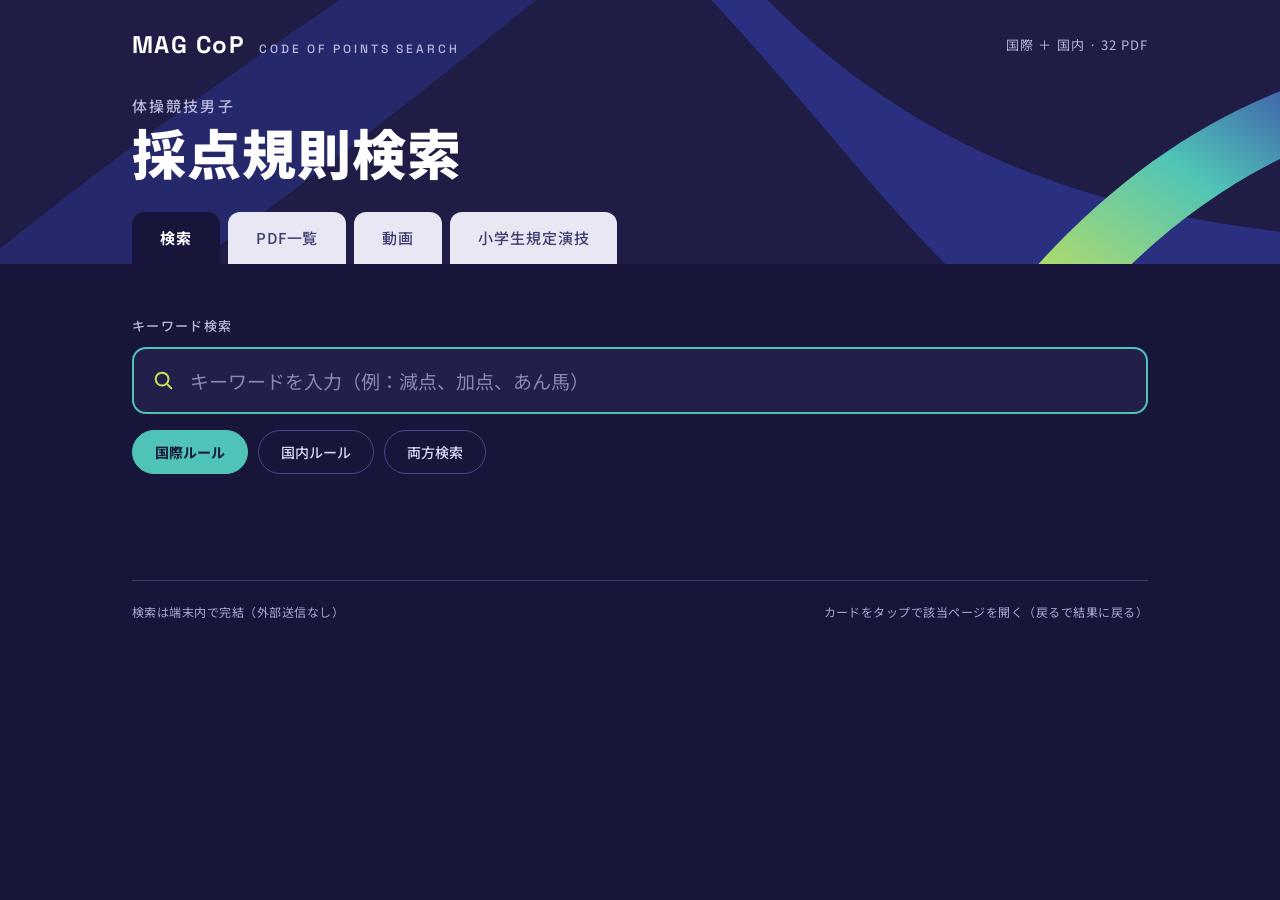
<file: index.html>
<!DOCTYPE html>
<html lang="ja">
<head>
<meta charset="UTF-8">
<meta name="viewport" content="width=device-width, initial-scale=1.0, viewport-fit=cover">
<title>MAG CoP — 採点規則</title>
<link rel="manifest" href="manifest.json">
<meta name="theme-color" content="#1f1c46">
<link rel="icon" type="image/png" sizes="32x32" href="icons/favicon-32.png">
<link rel="apple-touch-icon" href="icons/apple-touch-icon.png">
<meta name="apple-mobile-web-app-capable" content="yes">
<meta name="apple-mobile-web-app-status-bar-style" content="black-translucent">
<meta name="apple-mobile-web-app-title" content="MAG CoP">
<!-- 履歴を残さず検索ページへ（戻るボタンでここに戻らないよう replace を使う） -->
<script>location.replace('saiten-search.html');</script>
<noscript><meta http-equiv="refresh" content="0; url=saiten-search.html"></noscript>
<style>
  html,body{margin:0;height:100%;background:#17153a;color:#ffffff;
    font-family:"Noto Sans JP","Hiragino Sans","Yu Gothic",sans-serif;}
  .box{height:100%;display:flex;flex-direction:column;align-items:center;justify-content:center;gap:16px;text-align:center;padding:20px;}
  .brand{font-family:"Space Grotesk",sans-serif;font-weight:700;font-size:22px;letter-spacing:.06em;}
  .msg{font-size:13px;color:#b9b6dd;letter-spacing:.08em;}
  a{display:inline-block;font-size:14px;text-decoration:none;color:#17153a;background:#4fc4b6;
    padding:12px 22px;border-radius:999px;font-weight:700;}
  a:hover{background:#c6e05b;}
</style>
</head>
<body>
  <div class="box">
    <p class="brand">MAG CoP</p>
    <p class="msg">検索ページへ移動中…</p>
    <a href="saiten-search.html">自動で移動しない場合はこちら →</a>
  </div>
</body>
</html>
</file>
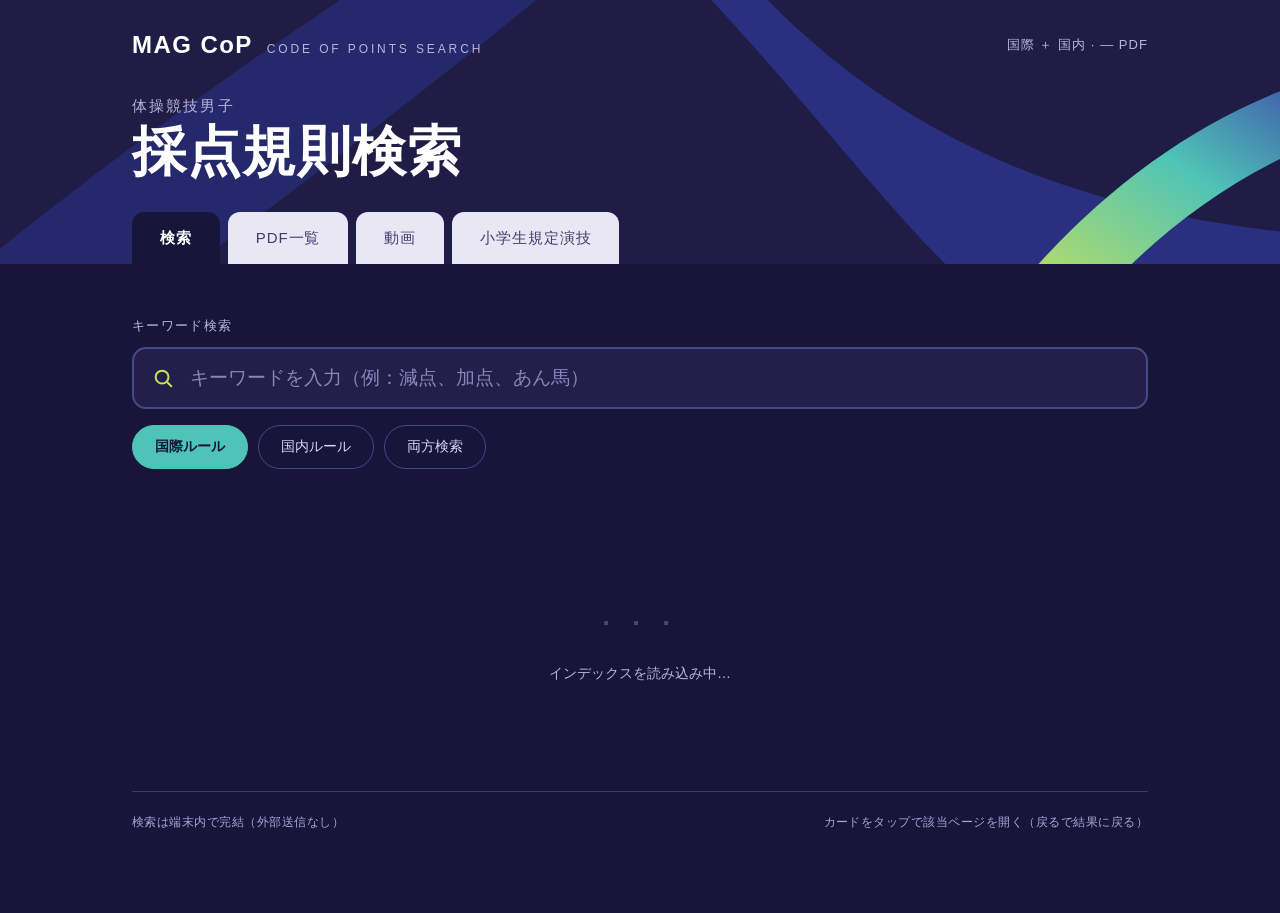
<file: index (2).html>
<!DOCTYPE html>
<html lang="ja">
<head>
<meta charset="UTF-8">
<meta name="viewport" content="width=device-width, initial-scale=1.0">
<meta http-equiv="refresh" content="0; url=saiten-search.html">
<title>MAG CoP — 採点規則</title>
<style>
  html,body{margin:0;height:100%;background:#0a0b0d;color:#e8eaed;
    font-family:"Hiragino Kaku Gothic ProN","Yu Gothic",sans-serif;}
  .box{height:100%;display:flex;flex-direction:column;align-items:center;
    justify-content:center;gap:18px;text-align:center;padding:20px;}
  .eyebrow{font-family:ui-monospace,monospace;font-size:11px;letter-spacing:.42em;
    color:#b388ff;text-transform:uppercase;}
  .msg{font-family:ui-monospace,monospace;font-size:13px;color:#7d8290;letter-spacing:.08em;}
  a{display:inline-block;margin-top:6px;font-family:ui-monospace,monospace;font-size:13px;
    letter-spacing:.1em;text-decoration:none;color:#0a0b0d;background:#00e676;
    padding:11px 22px;border-radius:3px;font-weight:700;}
  a:hover{background:#ffd400;}
</style>
</head>
<body>
  <div class="box">
    <p class="eyebrow">MAG CoP</p>
    <p class="msg">検索ページへ移動中…</p>
    <a href="saiten-search.html">自動で移動しない場合はこちら →</a>
  </div>
</body>
</html>
</file>
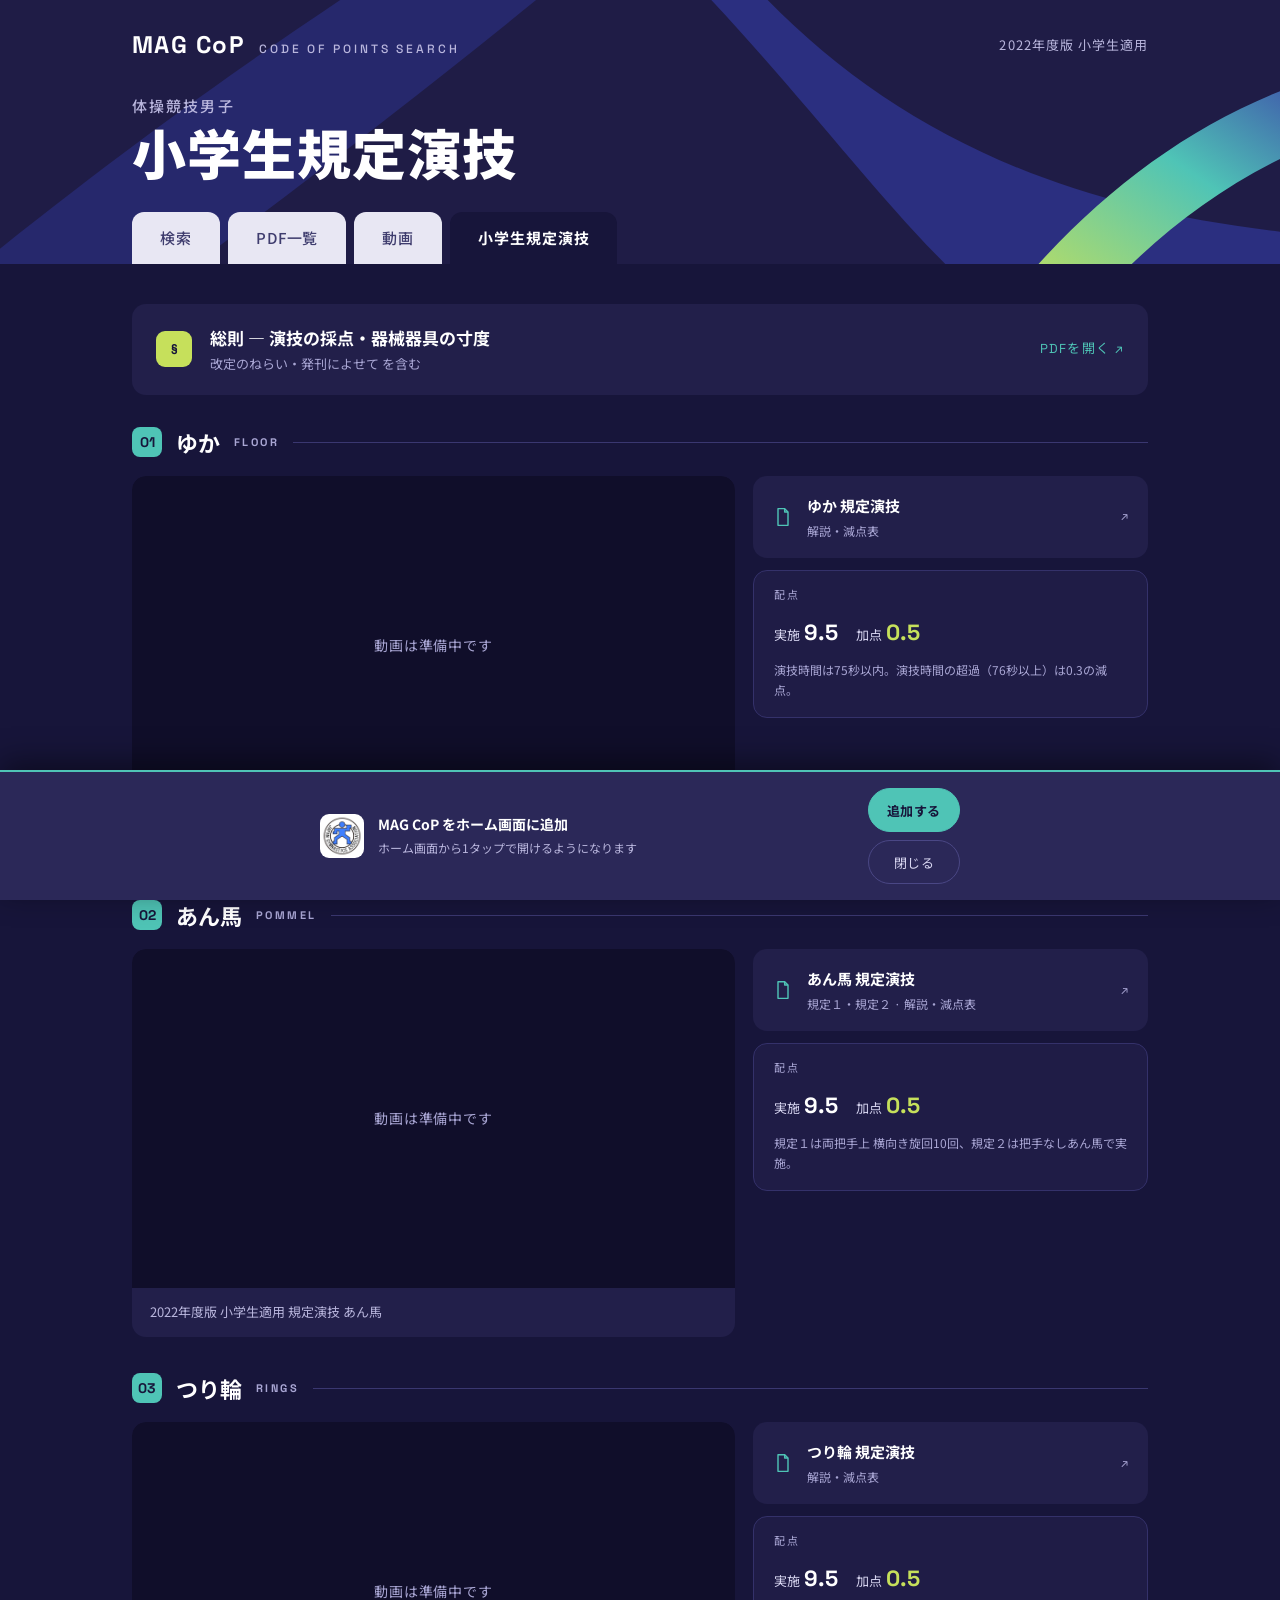
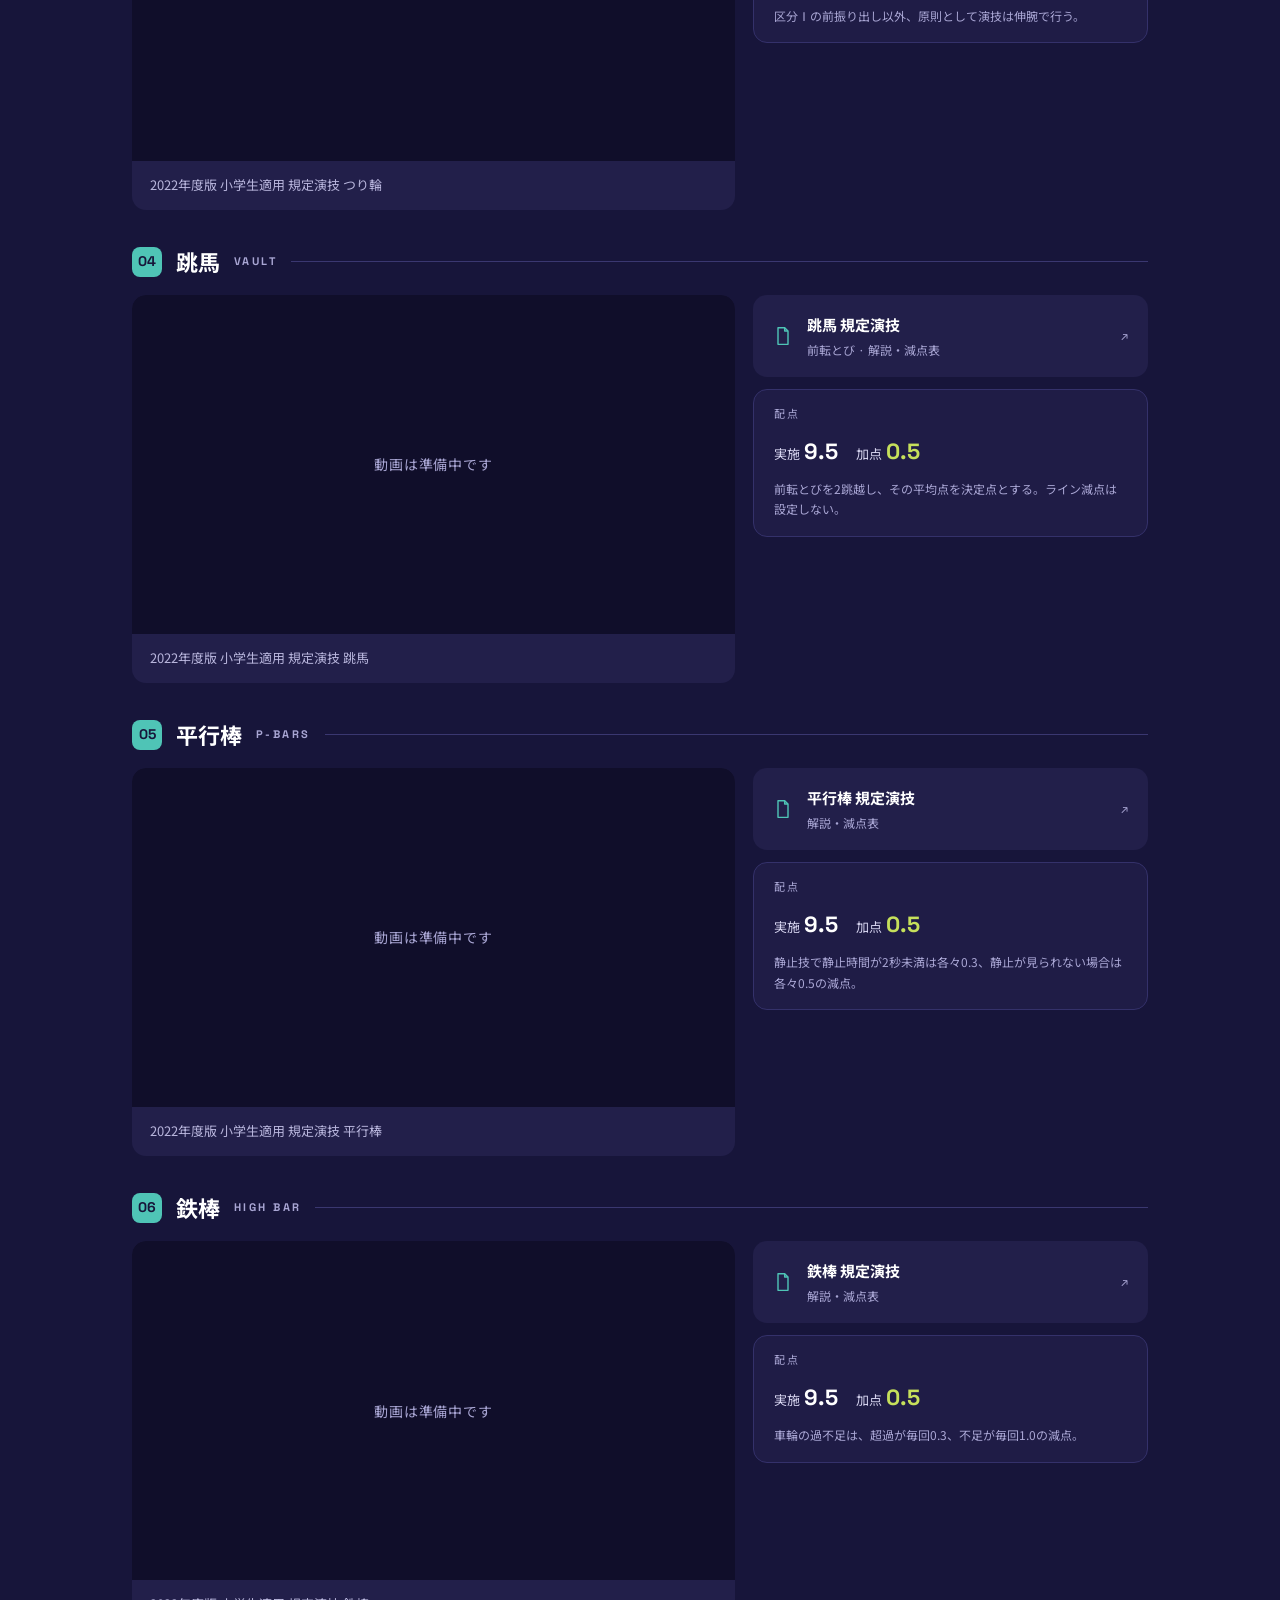
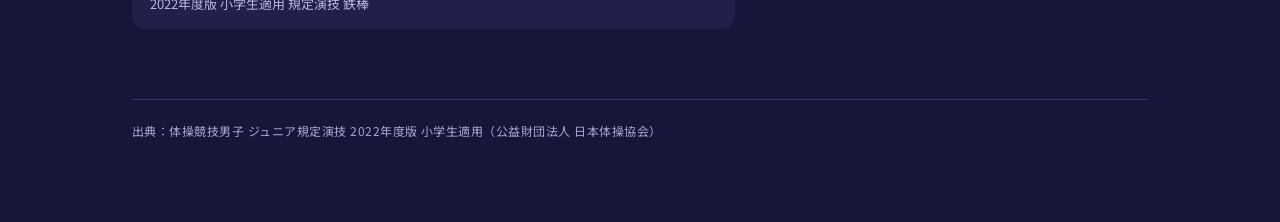
<file: kitei.html>
<!DOCTYPE html>
<html lang="ja">
<head>
<meta charset="UTF-8">
<meta name="viewport" content="width=device-width, initial-scale=1.0, viewport-fit=cover">
<title>MAG CoP — 小学生規定演技</title>
<link rel="manifest" href="manifest.json">
<meta name="theme-color" content="#1f1c46">
<link rel="icon" type="image/png" sizes="32x32" href="icons/favicon-32.png">
<link rel="apple-touch-icon" href="icons/apple-touch-icon.png">
<meta name="apple-mobile-web-app-capable" content="yes">
<meta name="apple-mobile-web-app-status-bar-style" content="black-translucent">
<meta name="apple-mobile-web-app-title" content="MAG CoP">
<link rel="preconnect" href="https://fonts.googleapis.com">
<link rel="preconnect" href="https://fonts.gstatic.com" crossorigin>
<link rel="stylesheet" href="https://fonts.googleapis.com/css2?family=Noto+Sans+JP:wght@400;500;700;900&family=Space+Grotesk:wght@500;700&display=swap">
<link rel="stylesheet" href="theme.css">
<script src="pwa.js" defer></script>
<script src="pdfview.js" defer></script>
<style>
  main.container{display:flex;flex-direction:column;gap:30px;}

  /* ===== 総則リンク ===== */
  .general{
    display:flex;align-items:center;gap:18px;flex-wrap:wrap;
    background:var(--panel);border-radius:14px;padding:20px 24px;
    text-decoration:none;color:var(--txt);transition:background .15s;
  }
  .general:hover{background:var(--panel-2);color:var(--txt);}
  .general .badge{width:36px;height:36px;flex-basis:36px;border-radius:9px;}
  .general .t{display:flex;flex-direction:column;gap:3px;flex:1;min-width:220px;}
  .general .t b{font-size:17px;}
  .general .t span{font-size:13px;color:var(--txt-faint);}
  .general .go{font-family:var(--font-en);font-size:13px;color:var(--teal);letter-spacing:.1em;}
  .general:hover .go{color:var(--lime);}

  /* ===== 種目ブロック ===== */
  .app{display:flex;flex-direction:column;gap:16px;}
  .app .sec-head .label{font-size:22px;}
  .app .sec-head .en-label{font-family:var(--font-en);font-size:11px;letter-spacing:.22em;color:var(--txt-faint);}
  .app-body{display:flex;gap:18px;flex-wrap:wrap;align-items:stretch;}
  .vbox{flex:3 1 460px;min-width:0;background:var(--panel);border-radius:14px;overflow:hidden;display:flex;flex-direction:column;}
  .vbox video{display:block;width:100%;aspect-ratio:16/9;background:#100e2a;}
  .vmissing{aspect-ratio:16/9;display:flex;align-items:center;justify-content:center;background:#100e2a;color:var(--txt-faint);font-size:14px;letter-spacing:.06em;}
  .vcap{padding:14px 18px;font-size:13px;color:var(--txt-dim);}
  .side{flex:2 1 300px;min-width:0;display:flex;flex-direction:column;gap:12px;}
  .pdf{display:flex;align-items:center;gap:14px;background:var(--panel);border-radius:14px;padding:18px 20px;min-height:44px;text-decoration:none;color:var(--txt);transition:background .15s;}
  .pdf:hover{background:var(--panel-2);color:var(--txt);}
  .pdf .doc-ic{width:20px;height:22px;flex-basis:20px;}
  .pdf .t{display:flex;flex-direction:column;gap:3px;flex:1;}
  .pdf .t b{font-size:15px;}
  .pdf .t span{font-size:12px;color:var(--txt-faint);}
  .pdf .go{font-family:var(--font-en);font-size:12px;color:var(--txt-faint);}
  .pdf:hover .go,.pdf:hover .doc-ic{color:var(--lime);stroke:var(--lime);}
  .points{background:var(--header);border:1px solid var(--line-soft);border-radius:14px;padding:16px 20px;display:flex;flex-direction:column;gap:10px;}
  .points .lab{font-family:var(--font-en);font-size:11px;letter-spacing:.22em;color:var(--txt-faint);}
  .points .row{display:flex;align-items:baseline;gap:18px;flex-wrap:wrap;font-size:13px;color:var(--txt-soft);}
  .points .row strong{font-family:var(--font-en);font-size:22px;color:var(--txt);margin-left:4px;}
  .points .row strong.lime{color:var(--lime);}
  .points .note{font-size:12px;color:var(--txt-faint);line-height:1.7;}

  @media(max-width:600px){
    main.container{gap:24px;}
    .general{padding:16px 18px;gap:14px;}
    .app .sec-head .label{font-size:19px;}
    .app .sec-head .en-label{display:none;}
    .vbox,.side{flex-basis:100%;}
  }
</style>
</head>
<body>

<header class="site-head">
  <div class="container">
    <div class="brand-row">
      <div class="brand"><b>MAG CoP</b><span>Code of Points Search</span></div>
      <span class="brand-meta">2022年度版 小学生適用</span>
    </div>
    <div class="title">
      <span class="kicker">体操競技男子</span>
      <h1>小学生規定演技</h1>
    </div>
    <nav class="tabs" aria-label="ページ切り替え">
      <a href="saiten-search.html" data-nav>検索</a>
      <a href="pdf-list.html" data-nav>PDF<span class="long">一覧</span></a>
      <a href="videos.html" data-nav>動画</a>
      <a href="kitei.html" data-nav class="wide" aria-current="page"><span class="long">小学生</span>規定演技</a>
    </nav>
  </div>
</header>

<main class="container">
  <a class="general" href="pdfs_jp/JP_Kitei2022_00_general.pdf" target="_blank" rel="noopener">
    <span class="badge">§</span>
    <span class="t"><b>総則 — 演技の採点・器械器具の寸度</b><span>改定のねらい・発刊によせて を含む</span></span>
    <span class="go">PDFを開く ↗</span>
  </a>

  <div id="sections" style="display:flex;flex-direction:column;gap:34px"></div>

  <footer class="site-foot">
    <span>出典：体操競技男子 ジュニア規定演技 2022年度版 小学生適用（公益財団法人 日本体操協会）</span>
  </footer>
</main>

<script>
function esc(s){return String(s).replace(/[&<>"]/g,c=>({'&':'&amp;','<':'&lt;','>':'&gt;','"':'&quot;'}[c]));}
const fileIcon=`<svg class="doc-ic" viewBox="0 0 24 24" fill="none" stroke-width="1.7" stroke-linejoin="round" aria-hidden="true"><path d="M6 2h8l4 4v16H6z"/><path d="M14 2v4h4"/></svg>`;

/* 種目 → PDF・動画・配点メモ。動画は videos_local/ に置いたMP4を参照。
   ファイルを差し替えるだけで更新できる。note は規定演技PDFの記載から抜粋。 */
const APPARATUS = [
  {name:"ゆか",   en:"Floor",    pdf:"pdfs_jp/JP_Kitei2022_FX.pdf", video:"videos_local/kitei2022_FX.mp4", sub:"解説・減点表",
   note:"演技時間は75秒以内。演技時間の超過（76秒以上）は0.3の減点。"},
  {name:"あん馬", en:"Pommel",   pdf:"pdfs_jp/JP_Kitei2022_PH.pdf", video:"videos_local/kitei2022_PH.mp4", sub:"規定１・規定２ · 解説・減点表",
   note:"規定１は両把手上 横向き旋回10回、規定２は把手なしあん馬で実施。"},
  {name:"つり輪", en:"Rings",    pdf:"pdfs_jp/JP_Kitei2022_SR.pdf", video:"videos_local/kitei2022_SR.mp4", sub:"解説・減点表",
   note:"区分Ⅰの前振り出し以外、原則として演技は伸腕で行う。"},
  {name:"跳馬",   en:"Vault",    pdf:"pdfs_jp/JP_Kitei2022_VT.pdf", video:"videos_local/kitei2022_VT.mp4", sub:"前転とび · 解説・減点表",
   note:"前転とびを2跳越し、その平均点を決定点とする。ライン減点は設定しない。"},
  {name:"平行棒", en:"P-Bars",   pdf:"pdfs_jp/JP_Kitei2022_PB.pdf", video:"videos_local/kitei2022_PB.mp4", sub:"解説・減点表",
   note:"静止技で静止時間が2秒未満は各々0.3、静止が見られない場合は各々0.5の減点。"},
  {name:"鉄棒",   en:"High Bar", pdf:"pdfs_jp/JP_Kitei2022_HB.pdf", video:"videos_local/kitei2022_HB.mp4", sub:"解説・減点表",
   note:"車輪の過不足は、超過が毎回0.3、不足が毎回1.0の減点。"},
];

const el = document.getElementById('sections');
el.innerHTML = APPARATUS.map((a,i)=>`
  <section class="app">
    <h2 class="sec-head">
      <span class="badge teal">${String(i+1).padStart(2,'0')}</span>
      <span class="label">${esc(a.name)}</span>
      <span class="en-label">${esc(a.en.toUpperCase())}</span>
    </h2>
    <div class="app-body">
      <div class="vbox">
        <video controls preload="metadata" playsinline src="${esc(a.video)}#t=0.1"></video>
        <div class="vcap">2022年度版 小学生適用 規定演技 ${esc(a.name)}</div>
      </div>
      <div class="side">
        <a class="pdf" href="${esc(a.pdf)}" target="_blank" rel="noopener">
          ${fileIcon}
          <span class="t"><b>${esc(a.name)} 規定演技</b><span>${esc(a.sub)}</span></span>
          <span class="go">↗</span>
        </a>
        <div class="points">
          <span class="lab">配点</span>
          <div class="row"><span>実施<strong>9.5</strong></span><span>加点<strong class="lime">0.5</strong></span></div>
          <span class="note">${esc(a.note)}</span>
        </div>
      </div>
    </div>
  </section>`).join('');

// 動画が読み込めない場合は「準備中」表示に差し替え
el.querySelectorAll('video').forEach(v=>{
  v.addEventListener('error', ()=>{
    const d = document.createElement('div');
    d.className = 'vmissing';
    d.textContent = '動画は準備中です';
    v.replaceWith(d);
  });
});
</script>
</body>
</html>
</file>
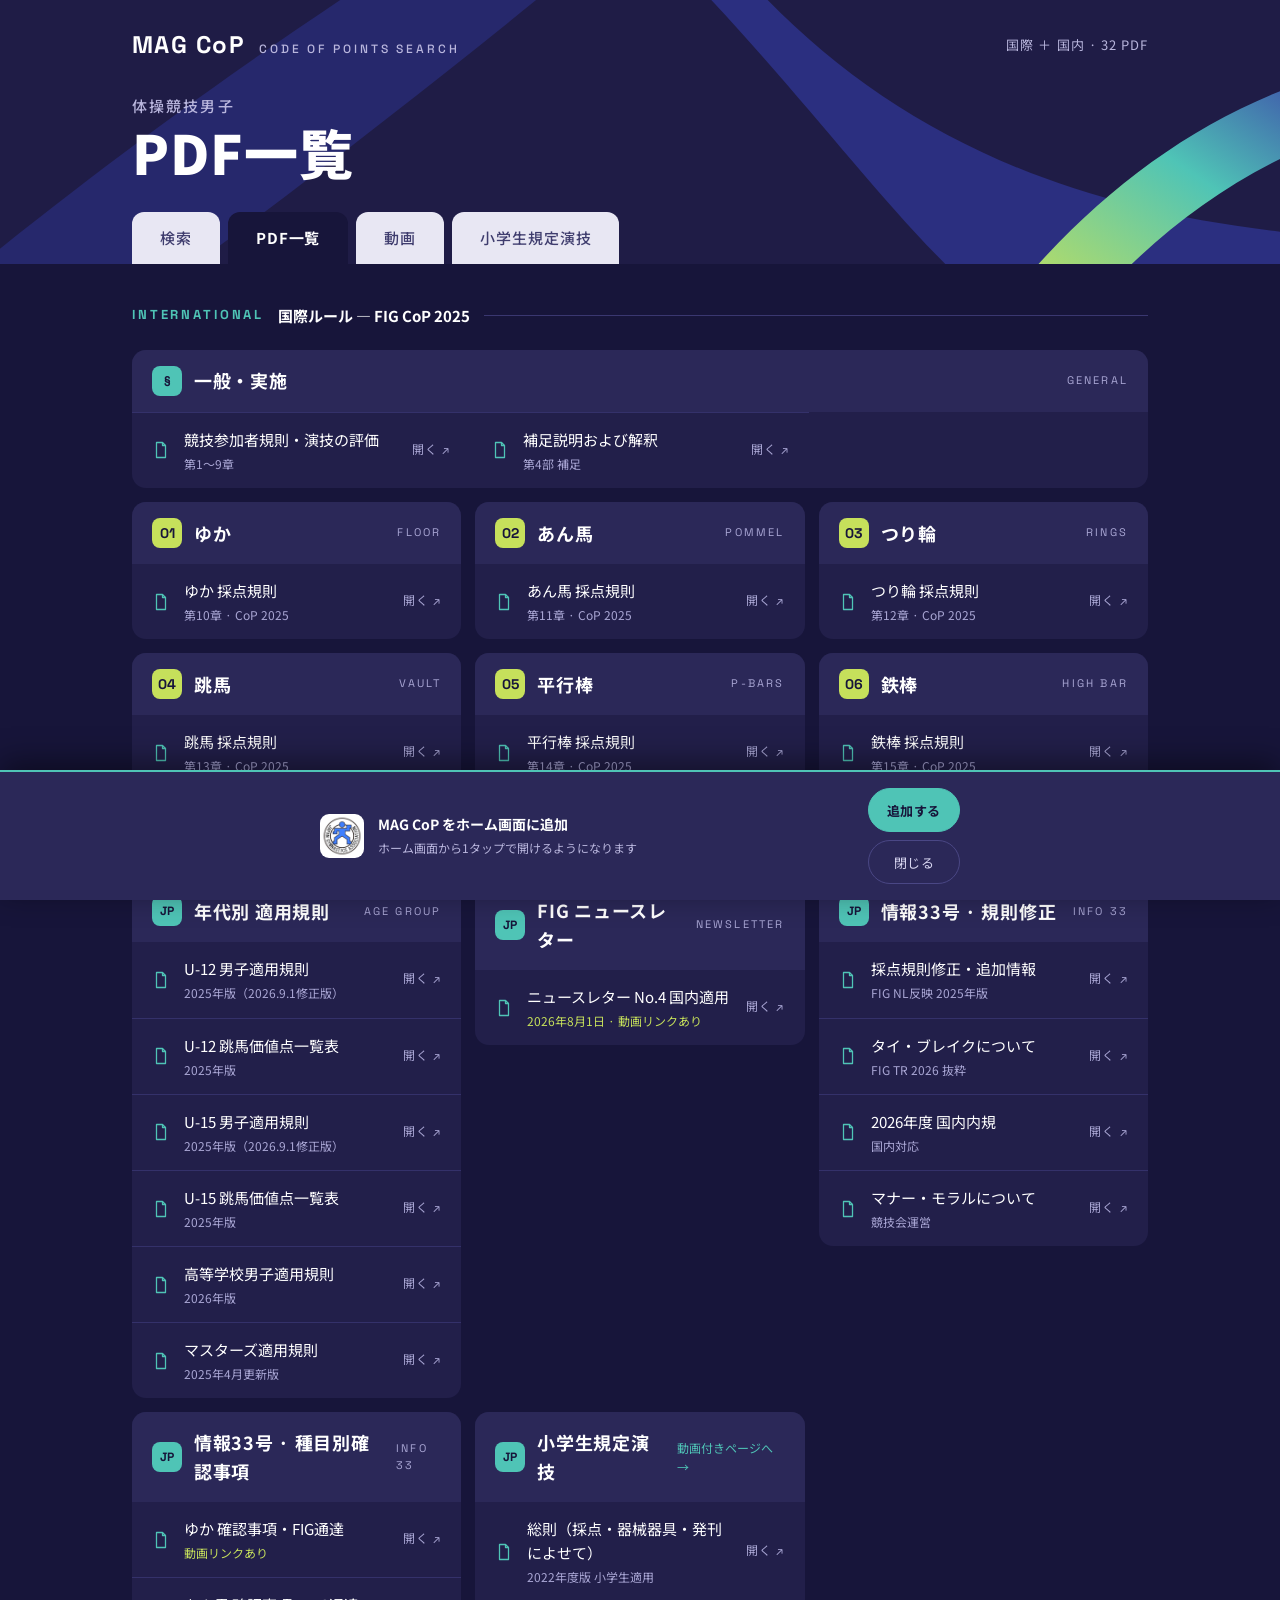
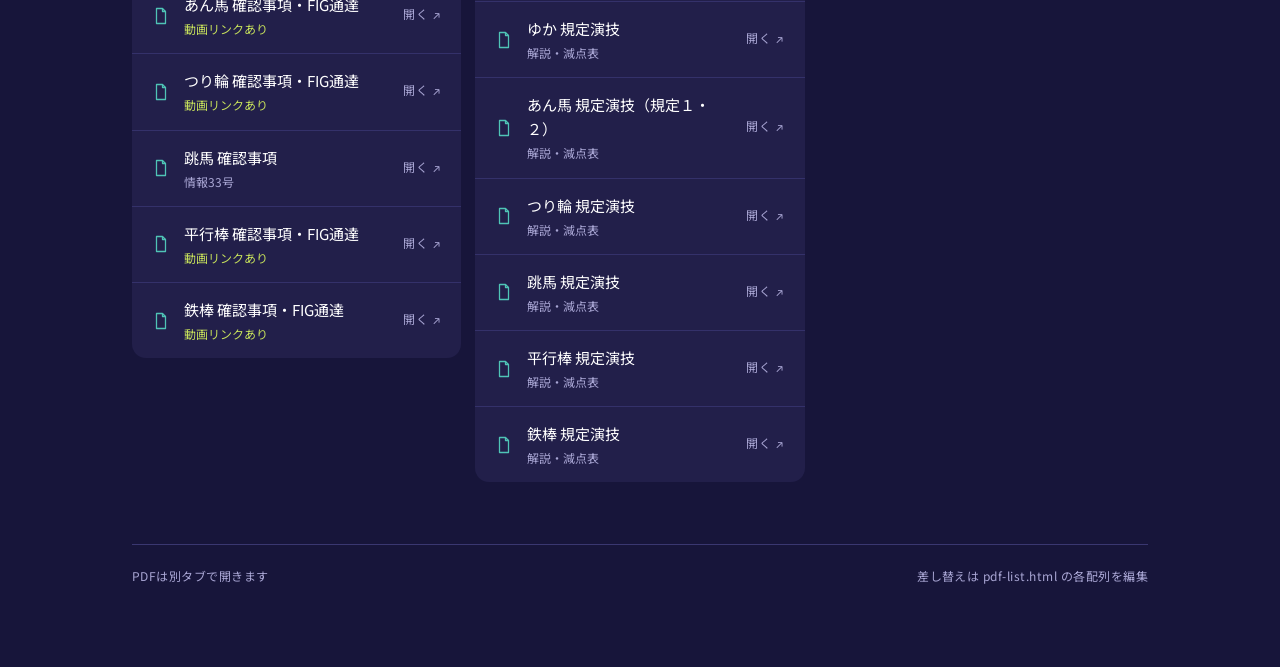
<file: pdf-list.html>
<!DOCTYPE html>
<html lang="ja">
<head>
<meta charset="UTF-8">
<meta name="viewport" content="width=device-width, initial-scale=1.0, viewport-fit=cover">
<title>MAG CoP — PDF一覧</title>
<link rel="manifest" href="manifest.json">
<meta name="theme-color" content="#1f1c46">
<link rel="icon" type="image/png" sizes="32x32" href="icons/favicon-32.png">
<link rel="apple-touch-icon" href="icons/apple-touch-icon.png">
<meta name="apple-mobile-web-app-capable" content="yes">
<meta name="apple-mobile-web-app-status-bar-style" content="black-translucent">
<meta name="apple-mobile-web-app-title" content="MAG CoP">
<link rel="preconnect" href="https://fonts.googleapis.com">
<link rel="preconnect" href="https://fonts.gstatic.com" crossorigin>
<link rel="stylesheet" href="https://fonts.googleapis.com/css2?family=Noto+Sans+JP:wght@400;500;700;900&family=Space+Grotesk:wght@500;700&display=swap">
<link rel="stylesheet" href="theme.css">
<script src="pwa.js" defer></script>
<script src="pdfview.js" defer></script>
<style>
  main.container{display:flex;flex-direction:column;gap:22px;}
  .sec-head.later{padding-top:22px;}
  .grid{display:grid;grid-template-columns:repeat(auto-fill,minmax(320px,1fr));gap:14px;align-items:start;}
  .card{background:var(--panel);border-radius:14px;overflow:hidden;}
  .card.full{grid-column:1 / -1;}
  .card-head{display:flex;align-items:center;gap:12px;padding:16px 20px;background:var(--panel-2);}
  .card-head h3{margin:0;font-size:18px;font-weight:700;letter-spacing:.04em;}
  .card-head .en-label{margin-left:auto;font-family:var(--font-en);font-size:11px;letter-spacing:.2em;color:var(--txt-faint);text-transform:uppercase;}
  .card-head .jump{margin-left:auto;font-size:12px;text-decoration:none;}
  .docs{list-style:none;margin:0;padding:0;}
  .card.full .docs{display:grid;grid-template-columns:repeat(auto-fill,minmax(300px,1fr));}
  .docs li + li{border-top:1px solid var(--line-soft);}
  .card.full .docs li{border-top:1px solid var(--line-soft);}
  .doc{display:flex;align-items:center;gap:14px;padding:15px 20px;min-height:44px;text-decoration:none;color:var(--txt);transition:background .12s;}
  .doc:hover{background:var(--panel-2);color:var(--txt);}
  .doc-text{display:flex;flex-direction:column;gap:2px;min-width:0;flex:1;}
  .doc-title{font-size:15px;}
  .doc-sub{font-size:12px;color:var(--txt-faint);}
  .doc-sub.video{color:var(--lime);}
  .doc-go{font-family:var(--font-en);font-size:12px;color:var(--txt-faint);letter-spacing:.1em;white-space:nowrap;}
  .doc:hover .doc-go{color:var(--lime);}
  .doc:hover .doc-ic{stroke:var(--lime);}
  @media(max-width:600px){
    .grid{grid-template-columns:1fr;}
    .card.full .docs{grid-template-columns:1fr;}
    .card-head .en-label{display:none;}
  }
</style>
</head>
<body>

<header class="site-head">
  <div class="container">
    <div class="brand-row">
      <div class="brand"><b>MAG CoP</b><span>Code of Points Search</span></div>
      <span class="brand-meta">国際 ＋ 国内 · <span id="docCount">—</span> PDF</span>
    </div>
    <div class="title">
      <span class="kicker">体操競技男子</span>
      <h1>PDF一覧</h1>
    </div>
    <nav class="tabs" aria-label="ページ切り替え">
      <a href="saiten-search.html" data-nav>検索</a>
      <a href="pdf-list.html" data-nav aria-current="page">PDF<span class="long">一覧</span></a>
      <a href="videos.html" data-nav>動画</a>
      <a href="kitei.html" data-nav class="wide"><span class="long">小学生</span>規定演技</a>
    </nav>
  </div>
</header>

<main class="container">
  <h2 class="sec-head"><span class="tag">INTERNATIONAL</span><span class="label">国際ルール — FIG CoP 2025</span></h2>
  <div class="grid" id="intl"></div>

  <h2 class="sec-head later"><span class="tag lime">DOMESTIC</span><span class="label">国内ルール — 日本体操協会</span></h2>
  <div class="grid" id="jp"></div>

  <footer class="site-foot">
    <span>PDFは別タブで開きます</span>
    <span>差し替えは pdf-list.html の各配列を編集</span>
  </footer>
</main>

<script>
/* 種目ごとに分割した独立PDFを開く運用。
   file はこのHTMLからの相対パス。差し替えはこの配列を編集するだけ。 */
const APPARATUS = [
  {name:"ゆか", en:"Floor", docs:[
    {title:"ゆか 採点規則", sub:"第10章 · CoP 2025", file:"pdfs/FX_CoP_2025.pdf"},
  ]},
  {name:"あん馬", en:"Pommel", docs:[
    {title:"あん馬 採点規則", sub:"第11章 · CoP 2025", file:"pdfs/PH_CoP_2025.pdf"},
  ]},
  {name:"つり輪", en:"Rings", docs:[
    {title:"つり輪 採点規則", sub:"第12章 · CoP 2025", file:"pdfs/SR_CoP_2025.pdf"},
  ]},
  {name:"跳馬", en:"Vault", docs:[
    {title:"跳馬 採点規則", sub:"第13章 · CoP 2025", file:"pdfs/VT_CoP_2025.pdf"},
  ]},
  {name:"平行棒", en:"P-Bars", docs:[
    {title:"平行棒 採点規則", sub:"第14章 · CoP 2025", file:"pdfs/PB_CoP_2025.pdf"},
  ]},
  {name:"鉄棒", en:"High Bar", docs:[
    {title:"鉄棒 採点規則", sub:"第15章 · CoP 2025", file:"pdfs/HB_CoP_2025.pdf"},
  ]},
];

// 種目章以外の主要セクション（先頭に横長で表示）
const GENERAL = [
  {name:"一般・実施", en:"General", docs:[
    {title:"競技参加者規則・演技の評価", sub:"第1〜9章", file:"pdfs/GEN_CoP_2025.pdf"},
    {title:"補足説明および解釈", sub:"第4部 補足", file:"pdfs/SUP_CoP_2025.pdf"},
  ]},
];

/* ===== 国内ルール（日本体操協会 適用規則ほか） ===== */
const DOMESTIC = [
  {name:"年代別 適用規則", en:"Age Group", docs:[
    {title:"U-12 男子適用規則", sub:"2025年版（2026.9.1修正版）", file:"pdfs_jp/JP_U12_rules_2025.pdf"},
    {title:"U-12 跳馬価値点一覧表", sub:"2025年版", file:"pdfs_jp/JP_U12_VT_values_2025.pdf"},
    {title:"U-15 男子適用規則", sub:"2025年版（2026.9.1修正版）", file:"pdfs_jp/JP_U15_rules_2025.pdf"},
    {title:"U-15 跳馬価値点一覧表", sub:"2025年版", file:"pdfs_jp/JP_U15_VT_values_2025.pdf"},
    {title:"高等学校男子適用規則", sub:"2026年版", file:"pdfs_jp/JP_HS_rules_2026.pdf"},
    {title:"マスターズ適用規則", sub:"2025年4月更新版", file:"pdfs_jp/JP_Masters_rules_2025.pdf"},
  ]},
  {name:"FIG ニュースレター", en:"Newsletter", docs:[
    {title:"ニュースレター No.4 国内適用", sub:"2026年8月1日 · 動画リンクあり", video:true, file:"pdfs_jp/JP_FIG_NL4_2026.pdf"},
  ]},
  {name:"情報33号 · 規則修正", en:"Info 33", docs:[
    {title:"採点規則修正・追加情報", sub:"FIG NL反映 2025年版", file:"pdfs_jp/JP_Info33_01_kaitei.pdf"},
    {title:"タイ・ブレイクについて", sub:"FIG TR 2026 抜粋", file:"pdfs_jp/JP_Info33_08_tiebreak.pdf"},
    {title:"2026年度 国内内規", sub:"国内対応", file:"pdfs_jp/JP_Info33_09_naiki.pdf"},
    {title:"マナー・モラルについて", sub:"競技会運営", file:"pdfs_jp/JP_Info33_10_manner.pdf"},
  ]},
  {name:"情報33号 · 種目別確認事項", en:"Info 33", docs:[
    {title:"ゆか 確認事項・FIG通達", sub:"動画リンクあり", video:true, file:"pdfs_jp/JP_Info33_02_FX.pdf"},
    {title:"あん馬 確認事項・FIG通達", sub:"動画リンクあり", video:true, file:"pdfs_jp/JP_Info33_03_PH.pdf"},
    {title:"つり輪 確認事項・FIG通達", sub:"動画リンクあり", video:true, file:"pdfs_jp/JP_Info33_04_SR.pdf"},
    {title:"跳馬 確認事項", sub:"情報33号", file:"pdfs_jp/JP_Info33_05_VT.pdf"},
    {title:"平行棒 確認事項・FIG通達", sub:"動画リンクあり", video:true, file:"pdfs_jp/JP_Info33_06_PB.pdf"},
    {title:"鉄棒 確認事項・FIG通達", sub:"動画リンクあり", video:true, file:"pdfs_jp/JP_Info33_07_HB.pdf"},
  ]},
  {name:"小学生規定演技", en:"Compulsory 2022", jump:"kitei.html", docs:[
    {title:"総則（採点・器械器具・発刊によせて）", sub:"2022年度版 小学生適用", file:"pdfs_jp/JP_Kitei2022_00_general.pdf"},
    {title:"ゆか 規定演技", sub:"解説・減点表", file:"pdfs_jp/JP_Kitei2022_FX.pdf"},
    {title:"あん馬 規定演技（規定１・２）", sub:"解説・減点表", file:"pdfs_jp/JP_Kitei2022_PH.pdf"},
    {title:"つり輪 規定演技", sub:"解説・減点表", file:"pdfs_jp/JP_Kitei2022_SR.pdf"},
    {title:"跳馬 規定演技", sub:"解説・減点表", file:"pdfs_jp/JP_Kitei2022_VT.pdf"},
    {title:"平行棒 規定演技", sub:"解説・減点表", file:"pdfs_jp/JP_Kitei2022_PB.pdf"},
    {title:"鉄棒 規定演技", sub:"解説・減点表", file:"pdfs_jp/JP_Kitei2022_HB.pdf"},
  ]},
];

function esc(s){return String(s).replace(/[&<>"]/g,c=>({'&':'&amp;','<':'&lt;','>':'&gt;','"':'&quot;'}[c]));}
const fileIcon=`<svg class="doc-ic" viewBox="0 0 24 24" stroke-width="1.7" stroke-linejoin="round" aria-hidden="true"><path d="M6 2h8l4 4v16H6z"/><path d="M14 2v4h4"/></svg>`;

function card(sec, badge, opt){
  opt = opt || {};
  const docs = sec.docs.map(d=>`
    <li><a class="doc" href="${esc(d.file)}" target="_blank" rel="noopener">
      ${fileIcon}
      <span class="doc-text"><span class="doc-title">${esc(d.title)}</span><span class="doc-sub${d.video?' video':''}">${esc(d.sub||'')}</span></span>
      <span class="doc-go">開く ↗</span>
    </a></li>`).join('');
  const right = sec.jump
    ? `<a class="jump" href="${esc(sec.jump)}" data-nav>動画付きページへ →</a>`
    : `<span class="en-label">${esc(sec.en)}</span>`;
  return `
    <section class="card${opt.full?' full':''}">
      <div class="card-head">
        <span class="badge${opt.teal?' teal':''}${badge==='JP'?' sm':''}">${esc(badge)}</span>
        <h3>${esc(sec.name)}</h3>
        ${right}
      </div>
      <ul class="docs">${docs}</ul>
    </section>`;
}

document.getElementById('intl').innerHTML =
  GENERAL.map(s=>card(s,'§',{teal:true,full:true})).join('') +
  APPARATUS.map((s,i)=>card(s,String(i+1).padStart(2,'0'))).join('');
document.getElementById('jp').innerHTML =
  DOMESTIC.map(s=>card(s,'JP',{teal:true})).join('');

const total = [...GENERAL,...APPARATUS,...DOMESTIC].reduce((n,s)=>n+s.docs.length,0);
document.getElementById('docCount').textContent = total;
</script>
</body>
</html>
</file>
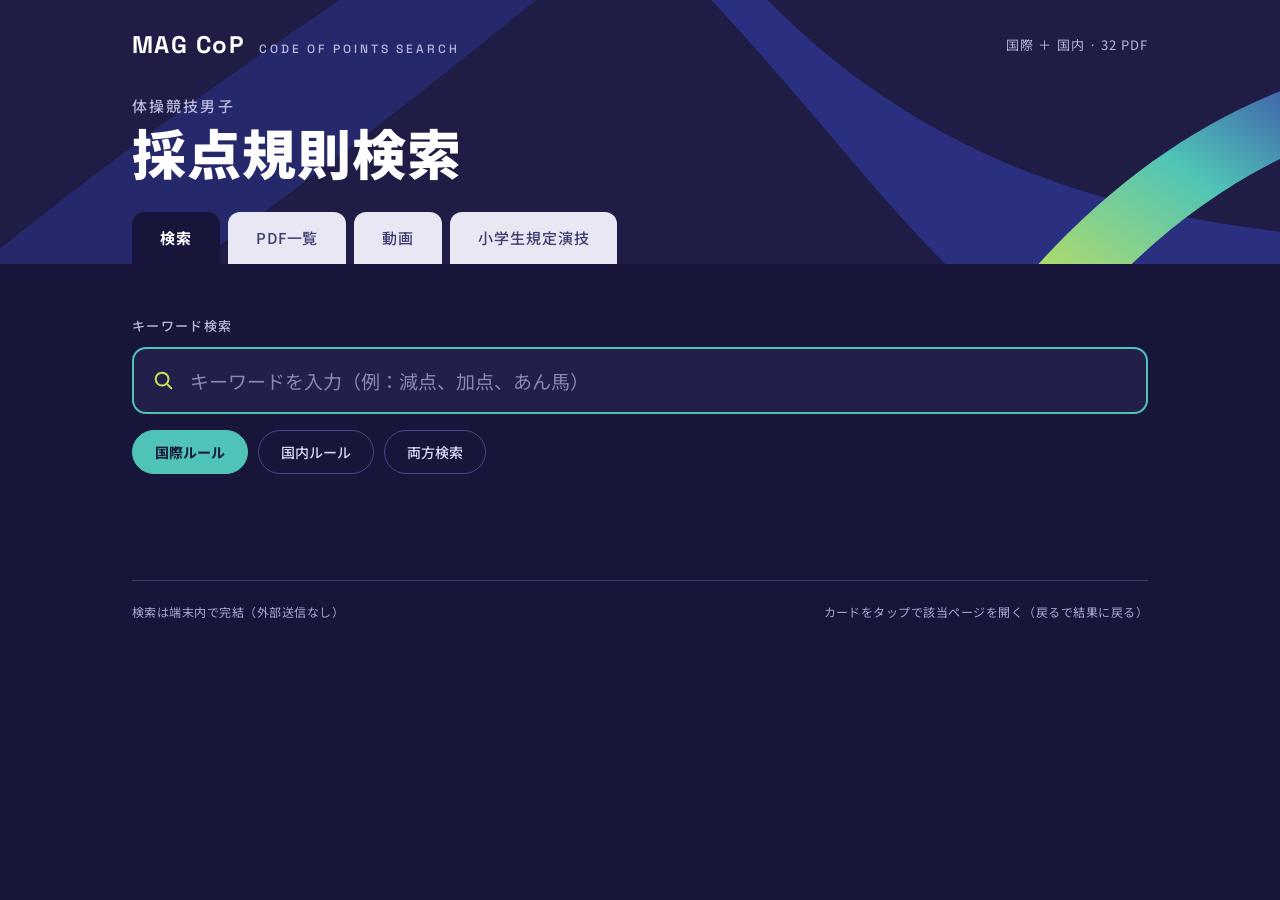
<file: saiten-search.html>
<!DOCTYPE html>
<html lang="ja">
<head>
<meta charset="UTF-8">
<meta name="viewport" content="width=device-width, initial-scale=1.0, viewport-fit=cover">
<title>MAG CoP — 採点規則検索</title>
<link rel="manifest" href="manifest.json">
<meta name="theme-color" content="#1f1c46">
<link rel="icon" type="image/png" sizes="32x32" href="icons/favicon-32.png">
<link rel="apple-touch-icon" href="icons/apple-touch-icon.png">
<meta name="apple-mobile-web-app-capable" content="yes">
<meta name="apple-mobile-web-app-status-bar-style" content="black-translucent">
<meta name="apple-mobile-web-app-title" content="MAG CoP">
<link rel="preconnect" href="https://fonts.googleapis.com">
<link rel="preconnect" href="https://fonts.gstatic.com" crossorigin>
<link rel="stylesheet" href="https://fonts.googleapis.com/css2?family=Noto+Sans+JP:wght@400;500;700;900&family=Space+Grotesk:wght@500;700&display=swap">
<link rel="stylesheet" href="theme.css">
<script src="pwa.js" defer></script>
<script src="pdfview.js" defer></script>
<style>
  /* ===== 検索欄（スクロールしても上に残る） ===== */
  .search-zone{
    position:sticky;top:0;z-index:9;background:var(--bg);
    padding:12px 0 16px;display:flex;flex-direction:column;gap:16px;
  }
  .field-label{font-size:13px;font-weight:500;color:var(--txt-dim);letter-spacing:.1em;margin-bottom:-6px;}
  .field{position:relative;}
  .field svg{position:absolute;left:20px;top:50%;transform:translateY(-50%);width:22px;height:22px;stroke:var(--lime);fill:none;}
  input[type=search]{
    width:100%;font-family:var(--font-jp);font-size:19px;
    padding:18px 20px 18px 56px;border-radius:14px;
    border:2px solid var(--pill-line);background:var(--panel);color:var(--txt);outline:none;
    transition:border-color .15s;
  }
  input[type=search]::placeholder{color:var(--txt-mute);}
  input[type=search]:focus{border-color:var(--teal);}

  /* ===== 検索対象の切り替え ===== */
  .scope-tabs{display:flex;gap:10px;flex-wrap:wrap;}
  .scope-tabs button{
    font-family:var(--font-jp);font-size:14px;font-weight:500;cursor:pointer;
    padding:11px 22px;min-height:44px;border-radius:999px;
    border:1.5px solid var(--pill-line);background:transparent;color:var(--txt-soft);
    transition:border-color .15s,background .15s,color .15s;
  }
  .scope-tabs button:hover{border-color:var(--teal);color:var(--txt);}
  .scope-tabs button[aria-pressed="true"]{background:var(--teal);border-color:var(--teal);color:var(--bg);font-weight:700;}

  /* ===== 件数 ===== */
  .meta-row{display:flex;align-items:baseline;gap:16px;flex-wrap:wrap;min-height:28px;}
  .meta-row .count{font-size:14px;color:var(--txt-dim);}
  .meta-row .count strong{font-family:var(--font-en);font-size:22px;color:var(--lime);margin:0 2px;}
  .meta-row .scope{font-size:13px;color:var(--txt-faint);margin-left:auto;}

  /* ===== 結果 ===== */
  .results{list-style:none;margin:6px 0 0;padding:0;display:flex;flex-direction:column;gap:12px;}
  .results .sec-head{padding-top:12px;}
  .results .sec-head:not(:first-child){padding-top:24px;}
  .hit-link{
    display:grid;grid-template-columns:88px minmax(0,1fr) 48px;align-items:center;
    background:var(--panel);border-radius:14px;overflow:hidden;
    text-decoration:none;color:var(--txt);transition:background .15s;
  }
  .hit-link:hover{background:var(--panel-2);color:var(--txt);}
  .page-cell{
    align-self:stretch;display:flex;flex-direction:column;align-items:center;justify-content:center;gap:2px;
    background:var(--panel-2);padding:18px 0;
  }
  .hit-link:hover .page-cell{background:#34316a;}
  .page-cell .lab{font-family:var(--font-en);font-size:10px;letter-spacing:.22em;color:var(--txt-faint);}
  .page-cell .num{font-family:var(--font-en);font-size:28px;font-weight:700;color:var(--teal);line-height:1;}
  .hit-link.jp .page-cell .num{color:var(--lime);}
  .hit-body{padding:18px 22px;display:flex;flex-direction:column;gap:6px;min-width:0;}
  .filename{font-family:var(--font-en);font-size:12px;color:var(--txt-dim);letter-spacing:.04em;overflow-wrap:anywhere;}
  .snippet{font-size:16px;line-height:1.75;}
  mark{background:var(--lime);color:var(--bg);padding:1px 5px;border-radius:4px;font-weight:700;}
  .go{width:20px;height:20px;stroke:var(--txt-mute);fill:none;justify-self:center;}
  .hit-link:hover .go{stroke:var(--lime);}

  @media(max-width:600px){
    .field-label{position:absolute;width:1px;height:1px;overflow:hidden;clip:rect(0 0 0 0);}
    input[type=search]{font-size:17px;padding:14px 14px 14px 46px;border-radius:12px;}
    .field svg{left:16px;width:20px;height:20px;}
    .scope-tabs{gap:8px;flex-wrap:nowrap;}
    .scope-tabs button{flex:1 1 0;padding:10px 4px;font-size:13px;}
    .scope-tabs .long{display:none;}
    .hit-link{grid-template-columns:62px minmax(0,1fr);border-radius:12px;}
    .page-cell{padding:14px 0;}
    .page-cell .lab{font-size:9px;}
    .page-cell .num{font-size:22px;}
    .hit-body{padding:12px 14px;gap:4px;}
    .filename{font-size:11px;}
    .snippet{font-size:14px;line-height:1.65;}
    .go{display:none;}
  }
</style>
</head>
<body>

<header class="site-head">
  <div class="container">
    <div class="brand-row">
      <div class="brand"><b>MAG CoP</b><span>Code of Points Search</span></div>
      <span class="brand-meta">国際 ＋ 国内 · <span id="docCount">—</span> PDF</span>
    </div>
    <div class="title">
      <span class="kicker">体操競技男子</span>
      <h1>採点規則検索</h1>
    </div>
    <nav class="tabs" aria-label="ページ切り替え">
      <a href="saiten-search.html" data-nav aria-current="page">検索</a>
      <a href="pdf-list.html" data-nav>PDF<span class="long">一覧</span></a>
      <a href="videos.html" data-nav>動画</a>
      <a href="kitei.html" data-nav class="wide"><span class="long">小学生</span>規定演技</a>
    </nav>
  </div>
</header>

<main class="container">
  <div class="search-zone">
    <label class="field-label" for="q">キーワード検索</label>
    <div class="field">
      <svg viewBox="0 0 24 24" stroke-width="2.2" stroke-linecap="round" aria-hidden="true"><circle cx="11" cy="11" r="7"/><path d="M21 21l-4.3-4.3"/></svg>
      <input type="search" id="q" placeholder="キーワードを入力（例：減点、加点、あん馬）" autocomplete="off" enterkeyhint="search" autofocus>
    </div>
    <div class="scope-tabs" id="scopeTabs" role="group" aria-label="検索対象">
      <button type="button" data-scope="intl" aria-pressed="true">国際<span class="long">ルール</span></button>
      <button type="button" data-scope="jp" aria-pressed="false">国内<span class="long">ルール</span></button>
      <button type="button" data-scope="both" aria-pressed="false">両方<span class="long">検索</span></button>
    </div>
    <div class="meta-row" aria-live="polite">
      <span class="count" id="count"></span>
      <span class="scope" id="scope"></span>
    </div>
  </div>

  <ul class="results" id="results"></ul>

  <footer class="site-foot">
    <span>検索は端末内で完結（外部送信なし）</span>
    <span>カードをタップで該当ページを開く（戻るで結果に戻る）</span>
  </footer>
</main>

<script>
/* 国際（index.json）と国内（index_jp.json）の2つのインデックスを読み込み、
   タブで検索対象を切り替える。
   ※ file:// 直開きは CORS 制限で fetch が失敗する。
     ローカル確認は `python3 -m http.server` 経由、本番は GitHub Pages で。 */
let INDEX_INTL = [];   // 国際ルール
let INDEX_JP   = [];   // 国内ルール
let SCOPE = 'intl';    // 'intl' | 'jp' | 'both'
const elQ=document.getElementById('q'),
      elR=document.getElementById('results'),
      elC=document.getElementById('count'),
      elS=document.getElementById('scope'),
      elDoc=document.getElementById('docCount');

const ICON_GO = `<svg class="go" viewBox="0 0 24 24" stroke-width="2" stroke-linecap="round" stroke-linejoin="round" aria-hidden="true"><path d="M7 17L17 7M9 7h8v8"/></svg>`;
const NO_HIT  = `<li class="state"><div class="big">NO DATA</div>該当なし — 表記ゆれ（漢字／かな）や別の語を試してください</li>`;

function esc(s){return s.replace(/[&<>"]/g,c=>({'&':'&amp;','<':'&lt;','>':'&gt;','"':'&quot;'}[c]));}
function tokens(q){return q.trim().split(/[\s　]+/).filter(Boolean);}
function highlight(text, terms){
  let html = esc(text);
  for(const t of terms){
    const re = new RegExp(esc(t).replace(/[.*+?^${}()|[\]\\]/g,'\\$&'),'gi');
    html = html.replace(re, m=>`<mark>${m}</mark>`);
  }
  return html;
}
function search(q){
  const terms = tokens(q);
  if(terms.length===0){ clearResults(); return; }
  const match = r => terms.every(t => r.text.includes(t) || r.file.includes(t));
  if(SCOPE==='both'){
    renderBoth(INDEX_INTL.filter(match), INDEX_JP.filter(match), terms);
  }else{
    const src = SCOPE==='jp' ? INDEX_JP : INDEX_INTL;
    render(src.filter(match), terms);
  }
}
function snippetFor(raw, terms){
  // 目次の点線リーダー（‥‥‥ や ・・・）を詰める
  const text = raw.replace(/[‥…・·\.．]{3,}/g, ' … ').replace(/\s{2,}/g, ' ');
  // 最初にヒットした語の位置
  let pos = -1, len = 0;
  for(const t of terms){ const i=text.indexOf(t); if(i>=0 && (pos<0||i<pos)){ pos=i; len=t.length; } }
  if(pos<0) return text.slice(0,80)+(text.length>80?'…':'');
  // ヒット語を含む「一文」（。等で区切る）
  const seps=['。','．','！','？'];
  let start=0;
  for(const sep of seps){ const i=text.lastIndexOf(sep,pos); if(i+1>start) start=i+1; }
  let end=text.length;
  for(const sep of seps){ const i=text.indexOf(sep,pos); if(i>=0 && i+1<end) end=i+1; }
  // 一文が長すぎるときはヒット語の前後だけを残す
  const MAX=90, BEFORE=30;
  if(end-start > MAX){
    const s = Math.max(start, pos-BEFORE);
    const e = Math.min(end, s+MAX, Math.max(pos+len, s+MAX));
    return (s>start?'…':'') + text.slice(s,e).trim() + (e<end?'…':'');
  }
  return text.slice(start,end).trim();
}
function hitHTML(h, terms){
  const name = h.file.split('/').pop();
  const jp = h.file.startsWith('pdfs_jp/') ? ' jp' : '';
  return `
    <li>
      <a class="hit-link${jp}" href="${esc(h.file)}#page=${h.page}" data-q="${esc(terms.join(' '))}" target="_blank" rel="noopener">
        <span class="page-cell">
          <span class="lab">PAGE</span>
          <span class="num">${String(h.page).padStart(2,'0')}</span>
        </span>
        <span class="hit-body">
          <span class="filename">${esc(name)}</span>
          <span class="snippet">${highlight(snippetFor(h.text, terms), terms)}</span>
        </span>
        ${ICON_GO}
      </a>
    </li>`;
}
function groupHead(tag, label, n, lime){
  return `<li class="sec-head"><span class="tag${lime?' lime':''}">${tag}</span><span class="label">${label}</span><span class="cnt">${n}件</span></li>`;
}
function clearResults(){
  elR.innerHTML=''; elC.innerHTML=''; elS.textContent='';
}
function render(hits, terms){
  elC.innerHTML = `<strong>${hits.length}</strong> 件ヒット`;
  elS.textContent = `「${terms.join(' / ')}」`;
  elR.innerHTML = hits.length ? hits.map(h=>hitHTML(h,terms)).join('') : NO_HIT;
}
function renderBoth(intl, jp, terms){
  elC.innerHTML = `国際 <strong>${intl.length}</strong> 件 ／ 国内 <strong>${jp.length}</strong> 件`;
  elS.textContent = `「${terms.join(' / ')}」`;
  if(intl.length===0 && jp.length===0){ elR.innerHTML = NO_HIT; return; }
  let html='';
  if(intl.length){ html += groupHead('INTERNATIONAL','国際ルール',intl.length,false) + intl.map(h=>hitHTML(h,terms)).join(''); }
  if(jp.length){ html += groupHead('DOMESTIC','国内ルール',jp.length,true) + jp.map(h=>hitHTML(h,terms)).join(''); }
  elR.innerHTML = html;
}
let timer;
elQ.addEventListener('input', e=>{clearTimeout(timer);timer=setTimeout(()=>search(e.target.value),110);});

// ===== 検索対象の切り替え =====
document.getElementById('scopeTabs').addEventListener('click', e=>{
  const btn = e.target.closest('button'); if(!btn) return;
  SCOPE = btn.dataset.scope;
  document.querySelectorAll('#scopeTabs button').forEach(b=>b.setAttribute('aria-pressed', b===btn ? 'true' : 'false'));
  search(elQ.value);   // キーワードを保ったまま再検索
  elQ.focus();
});

// 初期表示（読み込み中）
elQ.disabled = true;
elR.innerHTML = `<li class="state"><div class="big">· · ·</div>インデックスを読み込み中…</li>`;

// 国際・国内の両インデックスを並列で読み込む（片方失敗でも他方は使用可）
Promise.allSettled([
  fetch('index.json').then(r=>{ if(!r.ok) throw new Error('index.json: '+r.status); return r.json(); }),
  fetch('index_jp.json').then(r=>{ if(!r.ok) throw new Error('index_jp.json: '+r.status); return r.json(); }),
]).then(([intl, jp])=>{
  if(intl.status==='fulfilled') INDEX_INTL = intl.value;
  if(jp.status==='fulfilled')   INDEX_JP   = jp.value;
  if(INDEX_INTL.length===0 && INDEX_JP.length===0){
    elR.innerHTML = `<li class="state"><div class="big">LOAD ERROR</div>`+
      `インデックスを読み込めません<br>`+
      `<span class="accent">file:// 直開きは不可</span> — python3 -m http.server か GitHub Pages で開いてください</li>`;
    return;
  }
  elDoc.textContent = new Set([...INDEX_INTL, ...INDEX_JP].map(r=>r.file)).size;
  elQ.disabled = false;
  clearResults();
  elQ.focus();
});
</script>
</body>
</html>
</file>
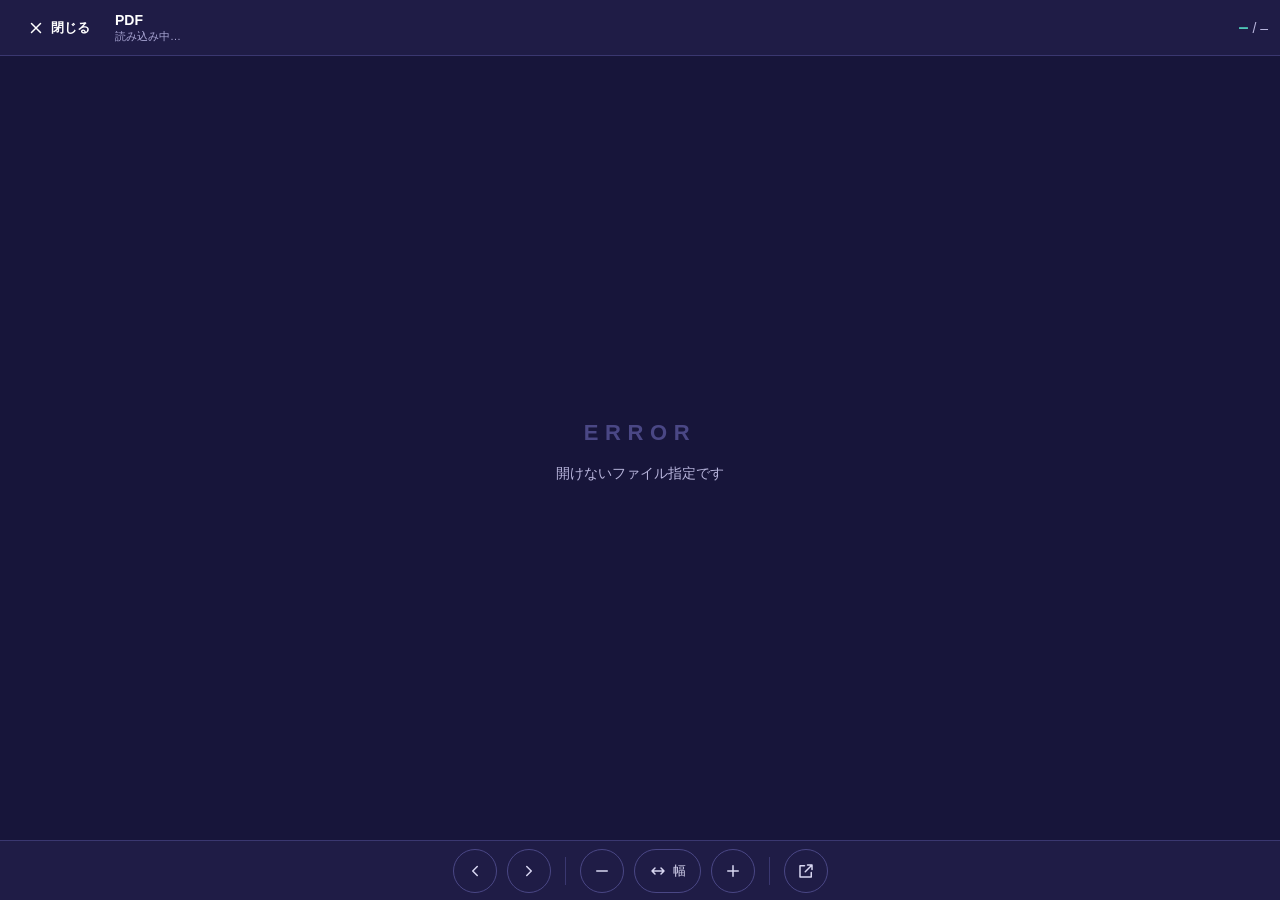
<file: viewer.html>
<!DOCTYPE html>
<html lang="ja">
<head>
<meta charset="UTF-8">
<meta name="viewport" content="width=device-width, initial-scale=1.0, viewport-fit=cover">
<title>MAG CoP — PDFビューア</title>
<meta name="theme-color" content="#1f1c46">
<link rel="icon" type="image/png" sizes="32x32" href="icons/favicon-32.png">
<link rel="stylesheet" href="theme.css">
<link rel="stylesheet" href="pdfjs/pdf_viewer.css">
<style>
  html,body{height:100%;overflow:hidden;}
  body{background:var(--bg);}
  :root{--bar-h:56px;--foot-h:60px;}

  /* ===== 上下のバー ===== */
  .vbar{
    position:fixed;left:0;right:0;z-index:5;background:var(--header);
    display:flex;align-items:center;gap:10px;padding:0 12px;
  }
  .vbar.top{top:0;height:calc(var(--bar-h) + env(safe-area-inset-top));padding-top:env(safe-area-inset-top);border-bottom:1px solid var(--line);}
  .vbar.bottom{bottom:0;height:calc(var(--foot-h) + env(safe-area-inset-bottom));padding-bottom:env(safe-area-inset-bottom);border-top:1px solid var(--line);justify-content:center;flex-wrap:nowrap;}
  .vbtn{
    font-family:var(--font-jp);font-size:13px;font-weight:500;color:var(--txt-soft);
    background:transparent;border:1.5px solid var(--pill-line);border-radius:999px;
    min-width:44px;height:44px;padding:0 14px;cursor:pointer;
    display:inline-flex;align-items:center;justify-content:center;gap:6px;text-decoration:none;white-space:nowrap;
    transition:border-color .15s,color .15s,background .15s;
  }
  .vbtn:hover{border-color:var(--teal);color:var(--txt);}
  .vbtn:disabled{opacity:.4;cursor:default;}
  .vbtn svg{width:18px;height:18px;stroke:currentColor;fill:none;stroke-width:2;stroke-linecap:round;stroke-linejoin:round;}
  .vbtn.icon{padding:0;}
  .vbtn.close{border-color:transparent;font-weight:700;color:var(--txt);}
  .vbtn.close:hover{background:var(--panel-2);}
  .vtitle{flex:1;min-width:0;display:flex;flex-direction:column;line-height:1.3;}
  .vtitle b{font-family:var(--font-en);font-size:14px;overflow:hidden;text-overflow:ellipsis;white-space:nowrap;}
  .vtitle span{font-size:11px;color:var(--txt-faint);}
  .pageno{font-family:var(--font-en);font-size:14px;color:var(--txt-dim);white-space:nowrap;}
  .pageno strong{color:var(--teal);font-size:18px;}
  .sep{width:1px;height:28px;background:var(--line);margin:0 4px;flex:0 0 1px;}
  .hitchip{display:none;align-items:center;gap:8px;font-size:13px;color:var(--txt-dim);}
  .hitchip.on{display:inline-flex;}
  .hitchip mark{background:var(--lime);color:var(--bg);padding:1px 6px;border-radius:4px;font-weight:700;}
  .hitchip .n{font-family:var(--font-en);color:var(--lime);}

  /* ===== PDF表示領域 ===== */
  #viewerContainer{
    position:absolute;left:0;right:0;
    top:calc(var(--bar-h) + env(safe-area-inset-top));
    bottom:calc(var(--foot-h) + env(safe-area-inset-bottom));
    overflow:auto;background:var(--bg);
    touch-action:pan-x pan-y;   /* ブラウザのピンチ拡大を止め、PDFの拡大縮小で処理する */
    -webkit-overflow-scrolling:touch;
  }
  #viewer{transform-origin:0 0;}
  .pdfViewer{--page-margin:12px auto;--page-border:0 solid transparent;}
  .pdfViewer .page{box-shadow:0 6px 24px rgba(0,0,0,.35);border-radius:2px;}
  .pdfViewer .textLayer .highlight{
    --highlight-bg-color:rgb(198 224 91 / .5);           /* ライム：同じページの他のヒット */
    --highlight-selected-bg-color:rgb(198 224 91 / .95);  /* 濃いライム：いま注目しているヒット */
  }
  .pdfViewer .textLayer .highlight.selected{outline:2px solid #4fc4b6;outline-offset:1px;}

  .vstate{position:absolute;inset:0;display:flex;flex-direction:column;align-items:center;justify-content:center;gap:12px;color:var(--txt-dim);font-size:14px;text-align:center;padding:24px;}
  .vstate .big{font-family:var(--font-en);font-weight:700;font-size:22px;letter-spacing:.3em;color:var(--pill-line);}
  .vstate[hidden]{display:none;}

  @media(max-width:600px){
    :root{--bar-h:52px;--foot-h:58px;}
    .vbar.bottom{gap:6px;padding-left:8px;padding-right:8px;}
    .vbtn{padding:0 10px;}
    .vbtn .lbl{display:none;}
    .sep{display:none;}
    .hitchip .q{display:none;}
  }
</style>
</head>
<body>

<header class="vbar top">
  <button type="button" class="vbtn close" id="btnClose" aria-label="閉じて検索結果に戻る">
    <svg viewBox="0 0 24 24" aria-hidden="true"><path d="M18 6L6 18M6 6l12 12"/></svg><span class="lbl">閉じる</span>
  </button>
  <div class="vtitle"><b id="fileName">PDF</b><span id="fileSub">読み込み中…</span></div>
  <div class="pageno" aria-live="polite"><strong id="pageNow">–</strong> / <span id="pageTotal">–</span></div>
</header>

<div id="viewerContainer" tabindex="0">
  <div id="viewer" class="pdfViewer"></div>
</div>
<div class="vstate" id="vstate"><div class="big">· · ·</div><span>PDFを読み込み中…</span></div>

<footer class="vbar bottom">
  <button type="button" class="vbtn icon" id="btnPrev" aria-label="前のページ"><svg viewBox="0 0 24 24" aria-hidden="true"><path d="M15 18l-6-6 6-6"/></svg></button>
  <button type="button" class="vbtn icon" id="btnNext" aria-label="次のページ"><svg viewBox="0 0 24 24" aria-hidden="true"><path d="M9 18l6-6-6-6"/></svg></button>
  <span class="sep"></span>
  <button type="button" class="vbtn icon" id="btnOut" aria-label="縮小"><svg viewBox="0 0 24 24" aria-hidden="true"><path d="M5 12h14"/></svg></button>
  <button type="button" class="vbtn" id="btnFit" aria-label="幅に合わせる"><svg viewBox="0 0 24 24" aria-hidden="true"><path d="M4 12h16M8 8l-4 4 4 4M16 8l4 4-4 4"/></svg><span class="lbl">幅</span></button>
  <button type="button" class="vbtn icon" id="btnIn" aria-label="拡大"><svg viewBox="0 0 24 24" aria-hidden="true"><path d="M12 5v14M5 12h14"/></svg></button>
  <span class="sep"></span>
  <span class="hitchip" id="hitChip">
    <span class="q"><mark id="hitQ"></mark></span>
    <button type="button" class="vbtn" id="btnHit" aria-label="次のヒット箇所へ"><svg viewBox="0 0 24 24" aria-hidden="true"><path d="M6 9l6 6 6-6"/></svg><span><span class="n" id="hitN">0</span>件</span><span class="lbl">次のヒット</span></button>
  </span>
  <a class="vbtn icon" id="btnRaw" href="#" target="_blank" rel="noopener" aria-label="元のPDFファイルを開く"><svg viewBox="0 0 24 24" aria-hidden="true"><path d="M14 4h6v6M20 4l-9 9M19 14v6H4V5h6"/></svg></a>
</footer>

<script type="module">
/* MAG CoP PDFビューア（PDF.js 6.5.438 を pdfjs/ に同梱）
   使い方: viewer.html?file=pdfs/FX_CoP_2025.pdf&page=7&q=減点
   - アプリ内オーバーレイ（pdfview.js）から iframe で開かれる想定。単体でも動く。
   - file は pdfs/ または pdfs_jp/ 配下の PDF のみ受け付ける。 */
import * as pdfjsLib from './pdfjs/pdf.min.mjs';
globalThis.pdfjsLib = pdfjsLib;
const pdfjsViewer = await import('./pdfjs/pdf_viewer.mjs');
pdfjsLib.GlobalWorkerOptions.workerSrc = './pdfjs/pdf.worker.min.mjs';

const $ = id => document.getElementById(id);
const params = new URLSearchParams(location.search);
const file = params.get('file') || '';
const startPage = Math.max(1, parseInt(params.get('page') || '1', 10) || 1);
const terms = (params.get('q') || '').trim().split(/[\s　]+/).filter(Boolean);
const embedded = window.parent !== window;

function showState(big, msg){ const s=$('vstate'); s.hidden=false; s.querySelector('.big').textContent=big; s.querySelector('span').textContent=msg; }

// ---- 閉じる（オーバーレイなら親に依頼、単体なら検索ページへ） ----
function close(){
  if(embedded){ parent.postMessage({type:'magcop-viewer-close'}, location.origin); }
  else if(history.length > 1){ history.back(); }
  else { location.replace('saiten-search.html'); }
}
$('btnClose').addEventListener('click', close);

if(!/^pdfs(_jp)?\/[\w.\-]+\.pdf$/i.test(file)){
  showState('ERROR', '開けないファイル指定です');
  throw new Error('invalid file param');
}
$('fileName').textContent = file.split('/').pop();
$('btnRaw').href = file;

// ---- ビューア組み立て ----
const container = $('viewerContainer');
const eventBus = new pdfjsViewer.EventBus();
const linkService = new pdfjsViewer.PDFLinkService({ eventBus, externalLinkTarget: pdfjsViewer.LinkTarget.BLANK });
const findController = new pdfjsViewer.PDFFindController({ eventBus, linkService });
const pdfViewer = new pdfjsViewer.PDFViewer({ container, viewer: $('viewer'), eventBus, linkService, findController });
linkService.setViewer(pdfViewer);

const fitValue = () => (container.clientWidth > 900 ? 'auto' : 'page-width');
const ZMIN = 0.4, ZMAX = 5;

function updatePageUI(n){
  $('pageNow').textContent = n;
  $('btnPrev').disabled = n <= 1;
  $('btnNext').disabled = n >= pdfViewer.pagesCount;
}
// 狭い画面で横長（見開き）ページを開くときは、片側1ページ分が画面幅になるよう拡大する
function initialScale(pageIdx){
  pdfViewer.currentScaleValue = fitValue();
  const pv = pdfViewer.getPageView(pageIdx);
  const vp = pv && pv.viewport;
  if(container.clientWidth < 700 && vp && vp.width > vp.height * 1.15){
    pdfViewer.currentScale = Math.min(ZMAX, pdfViewer.currentScale * 2.6);
  }
}
eventBus.on('pagesinit', () => {
  initialScale(Math.min(startPage, pdfViewer.pagesCount) - 1);
  pdfViewer.currentPageNumber = Math.min(startPage, pdfViewer.pagesCount);
  updatePageUI(pdfViewer.currentPageNumber);
  $('vstate').hidden = true;
  if(terms.length){
    $('hitQ').textContent = terms.join(' ');
    $('hitChip').classList.add('on');
    // 該当ページから検索を始めるので、そのページのヒットが最初に強調される
    wantCenter = true;
    eventBus.dispatch('find', {
      source: null, type: '', query: terms.length === 1 ? terms[0] : terms,
      caseSensitive: false, entireWord: false, highlightAll: true, findPrevious: false, matchDiacritics: false,
    });
  }
});
eventBus.on('pagechanging', e => updatePageUI(e.pageNumber));
eventBus.on('updatefindmatchescount', e => { $('hitN').textContent = e.matchesCount.total; });
eventBus.on('updatefindcontrolstate', e => { if(e.matchesCount) $('hitN').textContent = e.matchesCount.total; });

// 注目中のヒットを画面の中央へ（PDF.js標準は上端ぎりぎりに寄せるため）
// 検索を開始したとき・「次のヒット」を押したときだけ中央寄せする（読んでいる最中に勝手に動かさない）
let wantCenter = false, centerTimer = null;
eventBus.on('updatetextlayermatches', () => {
  if(!wantCenter) return;
  clearTimeout(centerTimer);
  centerTimer = setTimeout(() => {
    const el = container.querySelector('.textLayer .highlight.selected');
    if(el){ el.scrollIntoView({ block: 'center', inline: 'center' }); wantCenter = false; }
  }, 60);
});

// ---- 操作ボタン ----
const zoomTo = s => { pdfViewer.currentScale = Math.min(ZMAX, Math.max(ZMIN, s)); };
$('btnPrev').addEventListener('click', () => { pdfViewer.currentPageNumber = Math.max(1, pdfViewer.currentPageNumber - 1); });
$('btnNext').addEventListener('click', () => { pdfViewer.currentPageNumber = Math.min(pdfViewer.pagesCount, pdfViewer.currentPageNumber + 1); });
$('btnIn').addEventListener('click', () => zoomTo(pdfViewer.currentScale * 1.25));
$('btnOut').addEventListener('click', () => zoomTo(pdfViewer.currentScale / 1.25));
$('btnFit').addEventListener('click', () => { pdfViewer.currentScaleValue = fitValue(); });
$('btnHit').addEventListener('click', () => {
  wantCenter = true;
  eventBus.dispatch('find', {
    source: null, type: 'again', query: terms.length === 1 ? terms[0] : terms,
    caseSensitive: false, entireWord: false, highlightAll: true, findPrevious: false, matchDiacritics: false,
  });
});
document.addEventListener('keydown', e => {
  if(e.key === 'Escape'){ close(); }
  else if(e.key === 'ArrowLeft' || e.key === 'PageUp'){ $('btnPrev').click(); }
  else if(e.key === 'ArrowRight' || e.key === 'PageDown'){ $('btnNext').click(); }
});
window.addEventListener('resize', () => {
  if(pdfViewer.currentScaleValue === 'page-width' || pdfViewer.currentScaleValue === 'auto') pdfViewer.currentScaleValue = fitValue();
});

// ---- ピンチで拡大縮小（2本指） ----
let pinch = null;
const dist = t => Math.hypot(t[0].clientX - t[1].clientX, t[0].clientY - t[1].clientY);
container.addEventListener('touchstart', e => {
  if(e.touches.length === 2){ pinch = { d0: dist(e.touches), s0: pdfViewer.currentScale, r: 1 }; }
}, { passive: true });
container.addEventListener('touchmove', e => {
  if(!pinch || e.touches.length !== 2) return;
  e.preventDefault();
  pinch.r = Math.min(ZMAX / pinch.s0, Math.max(ZMIN / pinch.s0, dist(e.touches) / pinch.d0));
  $('viewer').style.transform = `scale(${pinch.r})`;
}, { passive: false });
container.addEventListener('touchend', () => {
  if(!pinch) return;
  $('viewer').style.transform = '';
  zoomTo(pinch.s0 * pinch.r);
  pinch = null;
});

// ---- 読み込み ----
try{
  const doc = await pdfjsLib.getDocument({
    url: file,
    cMapUrl: './pdfjs/cmaps/', cMapPacked: true,
    standardFontDataUrl: './pdfjs/standard_fonts/',
    wasmUrl: './pdfjs/wasm/',
  }).promise;
  pdfViewer.setDocument(doc);
  linkService.setDocument(doc, null);
  $('pageTotal').textContent = doc.numPages;
  $('fileSub').textContent = terms.length ? `p.${startPage} を表示` : `全${doc.numPages}ページ`;
  container.focus({ preventScroll: true });
}catch(err){
  showState('LOAD ERROR', 'PDFを読み込めませんでした（通信状態を確認してください）');
  $('fileSub').textContent = '読み込み失敗';
}
</script>
</body>
</html>
</file>
<file: theme.css>
/* MAG CoP — 共通テーマ（World Gymnastics 配色）
   全ページが読み込む。色・ヘッダー・タブ・見出し・フッターをここで一元管理。 */
:root{
  --bg:#17153a;          /* 地：深い藍紫 */
  --header:#1f1c46;      /* ヘッダー地 */
  --panel:#221f4a;       /* カード */
  --panel-2:#2b2858;     /* カード内の濃い面・ホバー */
  --line:#3a3770;
  --line-soft:#34316a;
  --pill-line:#4a4785;
  --txt:#ffffff;
  --txt-soft:#d9d7f2;
  --txt-dim:#b9b6dd;
  --txt-faint:#a9a6d4;
  --txt-mute:#8a87b8;
  --lime:#c6e05b;        /* アクセント1：ハイライト・件数 */
  --teal:#4fc4b6;        /* アクセント2：選択中・ページ番号 */
  --tab-off:#e8e7f3;
  --tab-off-txt:#3f3d6e;
  --font-jp:"Noto Sans JP","Hiragino Sans","Hiragino Kaku Gothic ProN","Yu Gothic",sans-serif;
  --font-en:"Space Grotesk","Noto Sans JP","Hiragino Sans",sans-serif;
}
*{box-sizing:border-box;}
html,body{margin:0;padding:0;}
body{
  background:var(--bg);color:var(--txt);
  font-family:var(--font-jp);line-height:1.6;
  -webkit-font-smoothing:antialiased;
}
a{color:var(--teal);}
a:hover{color:var(--lime);}
:focus-visible{outline:2px solid var(--lime);outline-offset:2px;}
.en{font-family:var(--font-en);}
.sr-only{position:absolute;width:1px;height:1px;overflow:hidden;clip:rect(0 0 0 0);white-space:nowrap;}
.container{max-width:1080px;margin:0 auto;padding-left:32px;padding-right:32px;}

/* ===== ヘッダー（リボン背景） ===== */
.site-head{
  background:var(--header) url(icons/ribbon.svg) right center/cover no-repeat;
  padding-top:env(safe-area-inset-top);
}
.site-head .container{display:flex;flex-direction:column;gap:30px;padding-top:26px;}
.brand-row{display:flex;align-items:center;justify-content:space-between;gap:16px;flex-wrap:wrap;}
.brand{display:flex;align-items:baseline;gap:14px;flex-wrap:wrap;}
.brand b{font-family:var(--font-en);font-weight:700;font-size:24px;letter-spacing:.06em;}
.brand span{font-family:var(--font-en);font-weight:500;font-size:12px;letter-spacing:.24em;color:var(--txt-dim);text-transform:uppercase;}
.brand-meta{font-size:13px;color:var(--txt-dim);letter-spacing:.08em;}
.title{display:flex;flex-direction:column;gap:4px;}
.title .kicker{font-size:15px;font-weight:500;color:var(--txt-dim);letter-spacing:.14em;}
.title h1{margin:0;font-size:54px;font-weight:900;line-height:1.1;letter-spacing:.02em;}

/* ===== ページ切り替えタブ ===== */
.tabs{display:flex;gap:8px;flex-wrap:wrap;}
.tabs a{
  padding:14px 28px;border-radius:12px 12px 0 0;
  background:var(--tab-off);color:var(--tab-off-txt);
  font-weight:500;font-size:15px;letter-spacing:.06em;text-decoration:none;
  transition:background .15s,color .15s;
}
.tabs a:hover{background:#ffffff;color:var(--bg);}
.tabs a[aria-current="page"]{background:var(--bg);color:var(--txt);font-weight:700;}

main.container{padding-top:40px;padding-bottom:80px;}

/* ===== セクション見出し ===== */
.sec-head{display:flex;align-items:center;gap:14px;margin:0;}
.sec-head .tag{font-family:var(--font-en);font-weight:700;font-size:13px;letter-spacing:.22em;color:var(--teal);}
.sec-head .tag.lime{color:var(--lime);}
.sec-head .label{font-size:15px;font-weight:700;}
.sec-head .cnt{font-family:var(--font-en);font-size:13px;color:var(--lime);}
.sec-head::after{content:"";flex:1;height:1px;background:var(--line);}

/* ===== バッジ・アイコン ===== */
.badge{
  font-family:var(--font-en);font-weight:700;font-size:14px;color:var(--bg);background:var(--lime);
  width:30px;height:30px;flex:0 0 30px;border-radius:8px;
  display:flex;align-items:center;justify-content:center;
}
.badge.teal{background:var(--teal);}
.badge.sm{font-size:12px;}
.doc-ic{width:18px;height:20px;flex:0 0 18px;stroke:var(--teal);fill:none;}

/* ===== 空・読み込み・エラー表示 ===== */
.state{padding:64px 20px;text-align:center;color:var(--txt-dim);font-size:14px;line-height:1.9;}
.state .big{font-family:var(--font-en);font-weight:700;font-size:26px;letter-spacing:.3em;color:var(--pill-line);margin-bottom:12px;}
.state .accent{color:var(--lime);}

/* ===== フッター ===== */
.site-foot{
  margin-top:40px;padding-top:20px;border-top:1px solid var(--line);
  display:flex;justify-content:space-between;gap:16px;flex-wrap:wrap;
  font-size:12px;color:var(--txt-faint);letter-spacing:.04em;line-height:1.8;
}

/* ===== PDFビューアのオーバーレイ（pdfview.js） ===== */
html.pdf-open,html.pdf-open body{overflow:hidden;}
.pdf-overlay{position:fixed;inset:0;z-index:10000;background:var(--bg);animation:pdfIn .18s ease-out;}
.pdf-overlay iframe{display:block;width:100%;height:100%;border:0;background:var(--bg);}
@keyframes pdfIn{from{opacity:0;transform:translateY(12px);}to{opacity:1;transform:none;}}

/* ===== スマホ ===== */
@media(max-width:600px){
  .container{padding-left:16px;padding-right:16px;}
  .site-head .container{gap:18px;padding-top:22px;}
  .brand-row{display:none;}
  .title .kicker{font-size:12px;}
  .title h1{font-size:30px;line-height:1.15;}
  .tabs{gap:6px;flex-wrap:nowrap;}
  .tabs a{flex:1 1 0;text-align:center;padding:12px 4px;font-size:13px;letter-spacing:0;border-radius:10px 10px 0 0;}
  .tabs a.wide{flex-grow:1.3;}
  .tabs .long{display:none;}
  main.container{padding-top:18px;padding-bottom:48px;}
}
@media(prefers-reduced-motion:reduce){
  *{transition:none !important;}
}
</file>
<file: pdfjs/pdf_viewer.css>
/* Copyright 2014 Mozilla Foundation
 *
 * Licensed under the Apache License, Version 2.0 (the "License");
 * you may not use this file except in compliance with the License.
 * You may obtain a copy of the License at
 *
 *     http://www.apache.org/licenses/LICENSE-2.0
 *
 * Unless required by applicable law or agreed to in writing, software
 * distributed under the License is distributed on an "AS IS" BASIS,
 * WITHOUT WARRANTIES OR CONDITIONS OF ANY KIND, either express or implied.
 * See the License for the specific language governing permissions and
 * limitations under the License.
 */

:root {
  --button-primary-bg-color: var(
    --button-background-color-primary,
    light-dark(#0060df, #0df)
  );
  --button-primary-fg-color: var(
    --button-text-color-primary,
    light-dark(#fbfbfe, #15141a)
  );
  --button-primary-border-color: var(--button-primary-bg-color);
  --button-primary-active-bg-color: var(
    --button-background-color-primary-active,
    light-dark(#054096, #aaf2ff)
  );
  --button-primary-active-fg-color: var(--button-primary-fg-color);
  --button-primary-active-border-color: var(--button-primary-active-bg-color);
  --button-primary-hover-bg-color: var(
    --button-background-color-primary-hover,
    light-dark(#0250bb, #80ebff)
  );
  --button-primary-hover-fg-color: var(--button-primary-fg-color);
  --button-primary-hover-border-color: var(--button-primary-hover-bg-color);
  --button-primary-disabled-bg-color: var(--button-primary-bg-color);
  --button-primary-disabled-border-color: var(--button-primary-border-color);
  --button-primary-disabled-fg-color: var(--button-primary-fg-color);

  --button-secondary-bg-color: var(
    --button-background-color,
    light-dark(rgb(21 20 26 / 0.07), rgb(251 251 254 / 0.07))
  );
  --button-secondary-fg-color: var(--text-color, light-dark(#15141a, #fbfbfe));
  --button-secondary-border-color: var(
    --button-border-color,
    var(--button-secondary-bg-color)
  );
  --button-secondary-active-bg-color: var(
    --button-background-color-active,
    light-dark(rgb(21 20 26 / 0.21), rgb(251 251 254 / 0.21))
  );
  --button-secondary-active-fg-color: var(--button-secondary-fg-color);
  --button-secondary-active-border-color: var(--button-secondary-bg-color);
  --button-secondary-hover-bg-color: var(
    --button-background-color-hover,
    light-dark(rgb(21 20 26 / 0.14), rgb(251 251 254 / 0.14))
  );
  --button-secondary-hover-fg-color: var(--button-secondary-fg-color);
  --button-secondary-hover-border-color: var(--button-secondary-hover-bg-color);
  --button-secondary-disabled-bg-color: var(--button-secondary-bg-color);
  --button-secondary-disabled-border-color: var(
    --button-secondary-border-color
  );
  --button-secondary-disabled-fg-color: var(--button-secondary-fg-color);
  --button-disabled-opacity: 0.4;
  --hover-filter: brightness(0.9);

  @media (prefers-color-scheme: dark) {
    --button-disabled-opacity: 0.6;
    --hover-filter: brightness(1.4);
  }

  @media screen and (forced-colors: active) {
    --button-primary-bg-color: var(
      --button-background-color-primary,
      ButtonText
    );
    --button-primary-fg-color: var(--button-text-color-primary, ButtonFace);
    --button-primary-border-color: var(
      --button-border-color-primary,
      ButtonText
    );
    --button-primary-active-bg-color: var(
      --button-background-color-primary-active,
      SelectedItem
    );
    --button-primary-active-fg-color: var(
      --button-text-color-primary-active,
      HighlightText
    );
    --button-primary-active-border-color: var(
      --button-border-color-primary-active,
      ButtonText
    );
    --button-primary-hover-bg-color: var(
      --button-background-color-primary-hover,
      SelectedItem
    );
    --button-primary-hover-fg-color: var(
      --button-text-color-primary-hover,
      HighlightText
    );
    --button-primary-hover-border-color: var(
      --button-border-color-primary-hover,
      SelectedItem
    );
    --button-primary-disabled-bg-color: var(
      --button-background-color-primary-disabled,
      GrayText
    );
    --button-primary-disabled-fg-color: var(
      --button-text-color-primary-disabled,
      ButtonFace
    );
    --button-primary-disabled-border-color: var(
      --button-border-color-primary-disabled,
      GrayText
    );

    --button-secondary-bg-color: var(--button-background-color, ButtonFace);
    --button-secondary-fg-color: var(--button-text-color, ButtonText);
    --button-secondary-border-color: var(--button-border-color, ButtonText);
    --button-secondary-active-bg-color: var(
      --button-background-color-active,
      HighlightText
    );
    --button-secondary-active-fg-color: var(
      --button-text-color-active,
      SelectedItem
    );
    --button-secondary-active-border-color: var(
      --button-border-color-active,
      ButtonText
    );
    --button-secondary-hover-bg-color: var(
      --button-background-color-hover,
      HighlightText
    );
    --button-secondary-hover-fg-color: var(
      --button-text-color-hover,
      SelectedItem
    );
    --button-secondary-hover-border-color: var(
      --button-border-color-hover,
      SelectedItem
    );
    --button-secondary-disabled-fg-color: var(
      --button-text-color-disabled,
      GrayText
    );
    --button-secondary-disabled-border-color: var(
      --button-border-color-disabled,
      GrayText
    );
    --button-disabled-opacity: 1;
    --hover-filter: none;
  }
}

.primaryButton,
.secondaryButton {
  border-radius: var(--button-border-radius, 4px);
  border: 1px solid;
  font: menu;
  font-weight: var(--button-font-weight, 590);
  font-size: var(--button-font-size, 13px);
  padding: var(--button-padding, 4px 16px);
  width: auto;
  min-height: var(--button-min-height, 32px);

  &:hover {
    cursor: pointer;
    filter: var(--hover-filter);
  }

  > span {
    color: inherit;
    font: inherit;
  }

  &:disabled {
    pointer-events: none;
  }
}

.primaryButton {
  color: var(--button-primary-fg-color);
  background-color: var(--button-primary-bg-color);
  border-color: var(--button-primary-border-color);
  opacity: 1;

  &:hover {
    color: var(--button-primary-hover-fg-color);
    background-color: var(--button-primary-hover-bg-color);
    border-color: var(--button-primary-hover-border-color);
  }

  &:active {
    color: var(--button-primary-active-fg-color);
    background-color: var(--button-primary-active-bg-color);
    border-color: var(--button-primary-active-border-color);
  }

  &:disabled {
    background-color: var(--button-primary-disabled-bg-color);
    border-color: var(--button-primary-disabled-border-color);
    color: var(--button-primary-disabled-fg-color);
    opacity: var(--button-disabled-opacity);
  }
}

.secondaryButton {
  color: var(--button-secondary-fg-color);
  background-color: var(--button-secondary-bg-color);
  border-color: var(--button-secondary-border-color);

  &:hover {
    color: var(--button-secondary-hover-fg-color);
    background-color: var(--button-secondary-hover-bg-color);
    border-color: var(--button-secondary-hover-border-color);
  }

  &:active {
    color: var(--button-secondary-active-fg-color);
    background-color: var(--button-secondary-active-bg-color);
    border-color: var(--button-secondary-active-border-color);
  }

  &:disabled {
    background-color: var(--button-secondary-disabled-bg-color);
    border-color: var(--button-secondary-disabled-border-color);
    color: var(--button-secondary-disabled-fg-color);
    opacity: var(--button-disabled-opacity);
  }
}

.messageBar {
  --closing-button-icon: url(images/messageBar_closingButton.svg);
  --message-bar-close-button-color: var(--text-primary-color);
  --message-bar-close-button-color-hover: var(--text-primary-color);
  --message-bar-close-button-border-radius: var(--border-radius-small, 4px);
  --message-bar-close-button-border: none;
  --message-bar-close-button-hover-bg-color: var(
    --button-background-color-hover,
    light-dark(rgb(21 20 26 / 0.14), rgb(251 251 254 / 0.14))
  );
  --message-bar-close-button-active-bg-color: var(
    --button-background-color-active,
    light-dark(rgb(21 20 26 / 0.21), rgb(251 251 254 / 0.21))
  );
  --message-bar-close-button-focus-bg-color: var(
    --button-background-color,
    light-dark(rgb(21 20 26 / 0.07), rgb(251 251 254 / 0.07))
  );

  @media screen and (forced-colors: active) {
    --message-bar-close-button-color: var(--button-text-color, ButtonText);
    --message-bar-close-button-border: 1px solid
      var(--button-border-color, ButtonText);
    --message-bar-close-button-hover-bg-color: var(
      --button-background-color-hover,
      SelectedItemText
    );
    --message-bar-close-button-active-bg-color: var(
      --button-background-color-hover,
      SelectedItemText
    );
    --message-bar-close-button-focus-bg-color: var(
      --button-background-color-hover,
      SelectedItemText
    );
    --message-bar-close-button-color-hover: var(
      --button-text-color-hover,
      SelectedItem
    );
  }

  display: flex;
  position: relative;
  padding: 8px 8px 8px 16px;
  flex-direction: column;
  justify-content: center;
  align-items: center;
  gap: 8px;
  -webkit-user-select: none;
     -moz-user-select: none;
          user-select: none;
  border-radius: var(--border-radius-small, 4px);

  border: 1px solid var(--message-bar-border-color);
  background: var(--message-bar-bg-color);
  color: var(--message-bar-fg-color);

  > div {
    display: flex;
    align-items: flex-start;
    gap: 8px;
    align-self: stretch;

    &::before {
      content: "";
      display: inline-block;
      width: 16px;
      height: 16px;
      -webkit-mask-image: var(--message-bar-icon);
              mask-image: var(--message-bar-icon);
      -webkit-mask-size: cover;
              mask-size: cover;
      background-color: var(--message-bar-icon-color);
      flex-shrink: 0;
    }
  }

  button {
    cursor: pointer;

    &:focus-visible {
      outline: var(--focus-ring-outline);
      outline-offset: 2px;
    }
  }

  .closeButton {
    width: 32px;
    height: 32px;
    background: none;
    border-radius: var(--message-bar-close-button-border-radius);
    border: var(--message-bar-close-button-border);

    display: flex;
    align-items: center;
    justify-content: center;

    &::before {
      content: "";
      display: inline-block;
      width: 16px;
      height: 16px;
      -webkit-mask-image: var(--closing-button-icon);
              mask-image: var(--closing-button-icon);
      -webkit-mask-size: cover;
              mask-size: cover;
      background-color: var(--message-bar-close-button-color);
    }

    &:is(:hover, :active, :focus)::before {
      background-color: var(--message-bar-close-button-color-hover);
    }

    &:hover {
      background-color: var(--message-bar-close-button-hover-bg-color);
    }

    &:active {
      background-color: var(--message-bar-close-button-active-bg-color);
    }

    &:focus {
      background-color: var(--message-bar-close-button-focus-bg-color);
    }

    > span {
      display: inline-block;
      width: 0;
      height: 0;
      overflow: hidden;
    }
  }
}

#editorUndoBar {
  --message-bar-icon: url(images/messageBar_info.svg);
  --message-bar-icon-color: light-dark(#0060df, #73a7f3);
  --message-bar-bg-color: light-dark(#deeafc, #003070);
  --message-bar-fg-color: var(--text-primary-color);
  --message-bar-border-color: light-dark(
    rgb(0 0 0 / 0.08),
    rgb(255 255 255 / 0.08)
  );

  @media screen and (forced-colors: active) {
    --message-bar-icon-color: CanvasText;
    --message-bar-bg-color: Canvas;
    --message-bar-border-color: CanvasText;
  }

  position: fixed;
  top: 50px;
  left: 50%;
  transform: translateX(-50%);
  z-index: 10;

  padding-block: 8px;
  padding-inline: 16px 8px;

  font: menu;
  font-size: 15px;

  cursor: default;

  button {
    cursor: pointer;
  }

  #editorUndoBarUndoButton {
    margin-inline-start: 8px;
    border-color: var(--color-accent-primary, light-dark(#0060df, #0df));
  }

  > div {
    align-items: center;
  }
}

.dialog {
  --dialog-bg-color: var(--background-color-canvas, light-dark(white, #1c1b22));
  --dialog-border-color: var(
    --background-color-canvas,
    light-dark(white, #1c1b22)
  );
  --dialog-shadow: 0 2px 14px 0 light-dark(rgb(58 57 68 / 0.2), #15141a);
  --text-secondary-color: light-dark(#5b5b66, #cfcfd8);
  --separator-color: light-dark(#f0f0f4, #52525e);
  --textarea-border-color: var(--border-color-interactive, #8f8f9d);
  --textarea-bg-color: light-dark(white, #42414d);
  --textarea-fg-color: var(--text-secondary-color);

  --input-text-bg-color: light-dark(white, #42414d);
  --input-text-fg-color: var(--text-primary-color);

  @media screen and (forced-colors: active) {
    --dialog-bg-color: var(--background-color-canvas, Canvas);
    --dialog-border-color: var(--border-color, CanvasText);
    --dialog-shadow: none;
    --text-secondary-color: CanvasText;
    --separator-color: CanvasText;

    --textarea-border-color: ButtonBorder;
    --textarea-bg-color: Field;
    --textarea-fg-color: ButtonText;

    --input-text-bg-color: Field;
    --input-text-fg-color: FieldText;
  }

  font: message-box;
  font-size: 13px;
  font-weight: 400;
  line-height: 150%;
  border-radius: var(--border-radius-medium, 4px);
  padding: 12px 16px;
  border: 1px solid var(--dialog-border-color);
  background: var(--dialog-bg-color);
  color: var(--text-primary-color);
  box-shadow: var(--dialog-shadow);

  .mainContainer {
    *:focus-visible {
      outline: var(--focus-ring-outline);
      outline-offset: 2px;
    }

    .title {
      display: flex;
      width: auto;
      flex-direction: column;
      justify-content: flex-end;
      align-items: flex-start;
      gap: 12px;

      > span {
        font-size: 13px;
        font-style: normal;
        font-weight: 590;
        line-height: 150%;
      }
    }

    .dialogSeparator {
      width: 100%;
      height: 0;
      margin-block: 4px;
      border-top: 1px solid var(--separator-color);
      border-bottom: none;
    }

    .dialogButtonsGroup {
      display: flex;
      gap: 12px;
      align-self: flex-end;
    }
    input:is([type="checkbox"], [type="radio"]) {
      accent-color: var(--color-accent-primary, light-dark(#0060df, #0df));
      width: var(--checkbox-size, 16px);
      height: var(--checkbox-size, 16px);
    }

    .radio {
      display: flex;
      flex-direction: column;
      align-items: flex-start;
      gap: 4px;

      > .radioButton {
        display: flex;
        gap: 8px;
        align-self: stretch;
        align-items: center;
      }

      > .radioLabel {
        display: flex;
        padding-inline-start: 24px;
        align-items: flex-start;
        gap: 10px;
        align-self: stretch;

        > span {
          flex: 1 0 0;
          font-size: 11px;
          color: var(--text-secondary-color);
        }
      }
    }

    button:not(:is(.toggle-button, .closeButton, .clearInputButton)) {
      border-radius: var(--button-border-radius, 4px);
      border-width: 1px;
      border-style: solid;
      font: menu;
      font-weight: var(--button-font-weight, 590);
      font-size: var(--button-font-size, 13px);
      padding: var(--button-padding, 4px 16px);
      width: auto;
      min-height: var(--button-min-height, 32px);

      &:hover {
        cursor: pointer;
        filter: var(--hover-filter);
      }

      > span {
        color: inherit;
        font: inherit;
      }
      &:disabled {
        pointer-events: none;
      }
    }

    a {
      color: var(--link-fg-color);

      &:hover {
        color: var(--link-hover-fg-color);
      }
    }

    textarea {
      font: inherit;
      padding: 8px;
      resize: none;
      margin: 0;
      box-sizing: border-box;
      border-radius: var(--border-radius-small, 4px);
      border: 1px solid var(--textarea-border-color);
      background: var(--textarea-bg-color);
      color: var(--textarea-fg-color);

      &:focus {
        outline-offset: 0;
        border-color: transparent;
      }

      &:disabled {
        pointer-events: none;
        opacity: 0.4;
      }
    }

    input[type="text"] {
      background-color: var(--input-text-bg-color);
      color: var(--input-text-fg-color);
    }

    .messageBar {
      --message-bar-bg-color: light-dark(#ffebcd, #5a3100);
      --message-bar-fg-color: light-dark(#15141a, #fbfbfe);
      --message-bar-border-color: light-dark(
        rgb(0 0 0 / 0.08),
        rgb(255 255 255 / 0.08)
      );
      --message-bar-icon: url(images/messageBar_warning.svg);
      --message-bar-icon-color: light-dark(#cd411e, #e49c49);

      @media screen and (forced-colors: active) {
        --message-bar-bg-color: HighlightText;
        --message-bar-fg-color: CanvasText;
        --message-bar-border-color: CanvasText;
        --message-bar-icon-color: CanvasText;
      }

      align-self: stretch;

      > div {
        &::before,
        > div {
          margin-block: 4px;
        }

        > div {
          display: flex;
          flex-direction: column;
          align-items: flex-start;
          gap: 8px;
          flex: 1 0 0;

          .title {
            font-size: 13px;
            font-weight: 590;
          }

          .description {
            font-size: 13px;
          }
        }
      }
    }

    .toggler {
      display: flex;
      align-items: center;
      gap: 8px;
      align-self: stretch;

      > .togglerLabel {
        -webkit-user-select: none;
           -moz-user-select: none;
                user-select: none;
      }
    }
  }
}

.textLayer {
  color-scheme: only light;

  position: absolute;
  text-align: initial;
  inset: 0;
  overflow: clip;
  opacity: 1;
  line-height: 1;
  letter-spacing: normal;
  word-spacing: normal;
  -webkit-text-size-adjust: none;
     -moz-text-size-adjust: none;
          text-size-adjust: none;
  forced-color-adjust: none;
  transform-origin: 0 0;
  caret-color: CanvasText;
  z-index: 0;

  &.highlighting {
    touch-action: none;
  }

  :is(span, br) {
    color: transparent;
    position: absolute;
    white-space: pre;
    cursor: text;
    transform-origin: 0% 0%;
    -webkit-user-select: text;
       -moz-user-select: text;
            user-select: text;
  }
  --min-font-size: 1;
  --text-scale-factor: calc(var(--total-scale-factor) * var(--min-font-size));
  --min-font-size-inv: calc(1 / var(--min-font-size));

  > :not(.markedContent),
  .markedContent span:not(.markedContent) {
    z-index: 1;

    --font-height: 0;
    font-size: calc(var(--text-scale-factor) * var(--font-height));

    --scale-x: 1;
    --rotate: 0deg;
    transform: rotate(var(--rotate)) scaleX(var(--scale-x))
      scale(var(--min-font-size-inv));
  }

  .markedContent {
    display: contents;
  }

  span[role="img"] {
    -webkit-user-select: none;
       -moz-user-select: none;
            user-select: none;
    cursor: default;
  }

  .highlight {
    --highlight-bg-color: rgb(180 0 170 / 0.25);
    --highlight-selected-bg-color: rgb(0 100 0 / 0.25);
    --highlight-backdrop-filter: none;
    --highlight-selected-backdrop-filter: none;

    @media screen and (forced-colors: active) {
      --highlight-bg-color: transparent;
      --highlight-selected-bg-color: transparent;
      --highlight-backdrop-filter: var(--hcm-highlight-filter);
      --highlight-selected-backdrop-filter: var(
        --hcm-highlight-selected-filter
      );
    }

    margin: -1px;
    padding: 1px;
    background-color: var(--highlight-bg-color);
    backdrop-filter: var(--highlight-backdrop-filter);
    border-radius: 4px;

    &.appended {
      position: initial;
    }

    &.begin {
      border-radius: 4px 0 0 4px;
    }

    &.end {
      border-radius: 0 4px 4px 0;
    }

    &.middle {
      border-radius: 0;
    }

    &.selected {
      background-color: var(--highlight-selected-bg-color);
      backdrop-filter: var(--highlight-selected-backdrop-filter);
      scroll-margin-top: 50px;
    }
  }

  ::-moz-selection {
    background: rgba(0 0 255 / 0.25);
    background: color-mix(in srgb, AccentColor, transparent 50%);
    color: transparent;
  }

  ::selection {
    background: rgba(0 0 255 / 0.25);
    background: color-mix(in srgb, AccentColor, transparent 50%);
    color: transparent;
  }

  &.selectionRendering {
    ::-moz-selection {
      background: transparent;
      color: transparent;
    }
    ::selection {
      background: transparent;
      color: transparent;
    }
  }
  br::-moz-selection {
    background: transparent;
  }
  br::selection {
    background: transparent;
  }

  .endOfContent {
    display: block;
    position: absolute;
    inset: 100% 0 0;
    z-index: 0;
    cursor: default;
    -webkit-user-select: none;
       -moz-user-select: none;
            user-select: none;
  }

  &.selecting .endOfContent {
    top: 0;
  }
}

.textLayerImages {
  position: absolute;
  inset: 0;
  -webkit-user-select: none;
     -moz-user-select: none;
          user-select: none;

  canvas {
    position: absolute;
    transform-origin: 0% 0%;
  }
}

.annotationLayer {
  color-scheme: only light;

  --annotation-unfocused-field-background: url("data:image/svg+xml;charset=UTF-8,<svg width='1px' height='1px' xmlns='http://www.w3.org/2000/svg'><rect width='100%' height='100%' style='fill:rgba(0, 54, 255, 0.13);'/></svg>");
  --annotation-unfocused-field-filter: url("data:image/svg+xml;charset=UTF-8,<svg xmlns='http://www.w3.org/2000/svg'><filter id='pdfjsFillableField' x='0%' y='0%' width='100%' height='100%' color-interpolation-filters='sRGB'><feFlood flood-color='rgb(0,54,255)' flood-opacity='0.13' result='f'/><feComposite in='f' in2='SourceGraphic' operator='over'/></filter></svg>#pdfjsFillableField");
  --input-focus-border-color: Highlight;
  --input-focus-outline: 1px solid Canvas;
  --input-unfocused-border-color: transparent;
  --input-disabled-border-color: transparent;
  --input-hover-border-color: black;
  --link-outline: none;

  @media screen and (forced-colors: active) {
    --input-focus-border-color: CanvasText;
    --input-unfocused-border-color: ActiveText;
    --input-disabled-border-color: GrayText;
    --input-hover-border-color: Highlight;
    --link-outline: 1.5px solid LinkText;

    .textWidgetAnnotation :is(input, textarea):required,
    .choiceWidgetAnnotation select:required,
    .buttonWidgetAnnotation:is(.checkBox, .radioButton) input:required {
      outline: 1.5px solid selectedItem;
    }

    .linkAnnotation {
      outline: var(--link-outline);

      &:hover {
        backdrop-filter: var(--hcm-highlight-filter);
      }

      & > a:hover {
        opacity: 0 !important;
        background: none !important;
        box-shadow: none;
      }
    }

    .popupAnnotation .popup {
      outline: calc(1.5px * var(--total-scale-factor)) solid CanvasText !important;
      background-color: ButtonFace !important;
      color: ButtonText !important;
    }

    .highlightArea:hover::after {
      position: absolute;
      top: 0;
      left: 0;
      width: 100%;
      height: 100%;
      backdrop-filter: var(--hcm-highlight-filter);
      content: "";
      pointer-events: none;
    }

    .popupAnnotation.focused .popup {
      outline: calc(3px * var(--total-scale-factor)) solid Highlight !important;
    }
  }

  position: absolute;
  top: 0;
  left: 0;
  pointer-events: none;
  transform-origin: 0 0;

  &[data-main-rotation="90"] .norotate {
    transform: rotate(270deg);

    &.popupAnnotation {
      transform: rotate(270deg) translateX(-100%);
    }
  }
  &[data-main-rotation="180"] .norotate {
    transform: rotate(180deg);

    &.popupAnnotation {
      transform: rotate(180deg) translate(-100%, -100%);
    }
  }
  &[data-main-rotation="270"] .norotate {
    transform: rotate(90deg);

    &.popupAnnotation {
      transform: rotate(90deg) translateY(-100%);
    }
  }

  &.disabled {
    section,
    .popup {
      pointer-events: none;
    }
  }

  .annotationContent {
    position: absolute;
    width: 100%;
    height: 100%;
    pointer-events: none;

    &.freetext {
      background: transparent;
      border: none;
      inset: 0;
      overflow: visible;
      white-space: nowrap;
      font: 10px sans-serif;
      line-height: 1.35;
    }
  }

  section {
    position: absolute;
    text-align: initial;
    pointer-events: auto;
    box-sizing: border-box;
    transform-origin: 0 0;
    -webkit-user-select: none;
       -moz-user-select: none;
            user-select: none;

    &:has(div.annotationContent) {
      canvas.annotationContent {
        display: none;
      }
    }

    .overlaidText {
      position: absolute;
      top: 0;
      left: 0;
      width: 0;
      height: 0;
      display: inline-block;
      overflow: hidden;
    }
  }
  .hasOwnCanvas:not(.sandboxModified) :is(input, textarea) {
    display: none;
  }

  .hasOwnCanvas.sandboxModified canvas.annotationContent {
    display: none;
  }

  .textLayer.selecting ~ & section {
    pointer-events: none;
  }

  :is(.linkAnnotation, .buttonWidgetAnnotation.pushButton) > a {
    position: absolute;
    font-size: 1em;
    top: 0;
    left: 0;
    width: 100%;
    height: 100%;
  }

  :is(.linkAnnotation, .buttonWidgetAnnotation.pushButton):not(.hasBorder)
    > a:hover {
    opacity: 0.2;
    background-color: rgb(255 255 0);
  }

  .linkAnnotation.hasBorder:hover {
    background-color: rgb(255 255 0 / 0.2);
  }

  .hasBorder {
    background-size: 100% 100%;
  }

  .textAnnotation img {
    position: absolute;
    cursor: pointer;
    width: 100%;
    height: 100%;
    top: 0;
    left: 0;
  }

  .textWidgetAnnotation :is(input, textarea),
  .choiceWidgetAnnotation select,
  .buttonWidgetAnnotation:is(.checkBox, .radioButton) input {
    background-image: var(--annotation-unfocused-field-background);
    border: 2px solid var(--input-unfocused-border-color);
    box-sizing: border-box;
    font: calc(9px * var(--total-scale-factor)) sans-serif;
    height: 100%;
    margin: 0;
    vertical-align: top;
    width: 100%;
  }

  .textWidgetAnnotation :is(input, textarea):required,
  .choiceWidgetAnnotation select:required,
  .buttonWidgetAnnotation:is(.checkBox, .radioButton) input:required {
    outline: 1.5px solid red;
  }

  .choiceWidgetAnnotation select option {
    padding: 0;
  }

  .textWidgetAnnotation textarea {
    resize: none;
  }

  .textWidgetAnnotation :is(input, textarea)[disabled],
  .choiceWidgetAnnotation select[disabled],
  .buttonWidgetAnnotation:is(.checkBox, .radioButton) input[disabled] {
    background: none;
    border: 2px solid var(--input-disabled-border-color);
    cursor: not-allowed;
  }

  .textWidgetAnnotation :is(input, textarea):hover,
  .choiceWidgetAnnotation select:hover,
  .buttonWidgetAnnotation:is(.checkBox, .radioButton) input:hover {
    border: 2px solid var(--input-hover-border-color);
  }
  .textWidgetAnnotation :is(input, textarea):hover,
  .choiceWidgetAnnotation select:hover,
  .buttonWidgetAnnotation.checkBox input:hover {
    border-radius: 2px;
  }

  .textWidgetAnnotation :is(input, textarea):focus,
  .choiceWidgetAnnotation select:focus {
    background: none;
    border: 2px solid var(--input-focus-border-color);
    border-radius: 2px;
    outline: var(--input-focus-outline);
  }

  .buttonWidgetAnnotation:is(.checkBox, .radioButton) :focus {
    background-image: none;
    background-color: transparent;
  }

  .buttonWidgetAnnotation.checkBox :focus {
    border: 2px solid var(--input-focus-border-color);
    border-radius: 2px;
    outline: var(--input-focus-outline);
  }

  .buttonWidgetAnnotation.radioButton :focus {
    border: 2px solid var(--input-focus-border-color);
    outline: var(--input-focus-outline);
  }

  .buttonWidgetAnnotation:is(.checkBox, .radioButton) {
    [data-canvas-name] {
      filter: var(--annotation-unfocused-field-filter);
    }

    &:focus-within [data-canvas-name] {
      filter: none;
    }

    [data-canvas-name="checked"] {
      &:has(~ input:checked) {
        display: block;
      }

      &:has(~ input:not(:checked)) {
        display: none;
      }
    }

    [data-canvas-name="unchecked"] {
      &:has(~ input:checked) {
        display: none;
      }

      &:has(~ input:not(:checked)) {
        display: block;
      }
    }
  }

  .textWidgetAnnotation input.comb {
    --comb-width: 0px;
    --comb-letter-spacing: calc(var(--comb-width) - 1ch);

    font-family: monospace;
    letter-spacing: var(--comb-letter-spacing);
    overflow-x: hidden;
    padding: 0;
    text-indent: calc(
      var(--comb-offset, 0) * var(--comb-width) + var(--comb-letter-spacing) / 2
    );
  }

  .textWidgetAnnotation input.comb:focus {
    background-image: repeating-linear-gradient(
      to right,
      transparent 0 calc(var(--comb-width) - 1px),
      var(--input-focus-border-color) calc(var(--comb-width) - 1px)
        var(--comb-width)
    );
  }

  .buttonWidgetAnnotation:is(.checkBox, .radioButton) input {
    -webkit-appearance: none;
       -moz-appearance: none;
            appearance: none;
  }

  .buttonWidgetAnnotation:is(.checkBox, .radioButton):has(
      [data-canvas-name="checked"]
    )
    input:checked,
  .buttonWidgetAnnotation:is(.checkBox, .radioButton):has(
      [data-canvas-name="unchecked"]
    )
    input:not(:checked) {
    background-image: none;
  }

  .fileAttachmentAnnotation .popupTriggerArea {
    height: 100%;
    width: 100%;
  }

  .mediaAnnotation {
    pointer-events: auto;

    .mediaContent {
      width: 100%;
    }

    video.mediaContent {
      height: 100%;
      -o-object-fit: contain;
         object-fit: contain;
    }

    audio.mediaContent {
      position: absolute;
      bottom: 0;
    }

    .mediaPlayButton {
      height: 100%;
      width: 100%;
      margin: 0;
      padding: 0;
      border: none;
      cursor: pointer;
      background-color: transparent;
      background-image: url("data:image/svg+xml,%3Csvg xmlns='http://www.w3.org/2000/svg' viewBox='0 0 100 100'%3E%3Ccircle cx='50' cy='50' r='40' fill='rgba(0,0,0,0.55)'/%3E%3Cpath d='M40 32 L70 50 L40 68 Z' fill='white'/%3E%3C/svg%3E");
      background-position: center;
      background-repeat: no-repeat;
      background-size: calc(48px * var(--total-scale-factor));

      &:hover {
        background-color: rgba(255 255 255 / 0.1);
      }
    }
  }

  .popupAnnotation {
    position: absolute;
    font-size: calc(9px * var(--total-scale-factor));
    pointer-events: none;
    width: -moz-max-content;
    width: max-content;
    max-width: 45%;
    height: auto;
  }

  .popup {
    background-color: rgb(255 255 153);
    color: black;
    box-shadow: 0 calc(2px * var(--total-scale-factor))
      calc(5px * var(--total-scale-factor)) rgb(136 136 136);
    border-radius: calc(2px * var(--total-scale-factor));
    outline: 1.5px solid rgb(255 255 74);
    padding: calc(6px * var(--total-scale-factor));
    cursor: pointer;
    font: message-box;
    white-space: normal;
    word-wrap: break-word;
    pointer-events: auto;
    -webkit-user-select: text;
       -moz-user-select: text;
            user-select: text;
  }

  .popupAnnotation.focused .popup {
    outline-width: 3px;
  }

  .popup * {
    font-size: calc(9px * var(--total-scale-factor));
  }

  .popup > .header {
    display: inline-block;
  }

  .popup > .header > .title {
    display: inline;
    font-weight: bold;
  }

  .popup > .header .popupDate {
    display: inline-block;
    margin-left: calc(5px * var(--total-scale-factor));
    width: -moz-fit-content;
    width: fit-content;
  }

  .popupContent {
    border-top: 1px solid rgb(51 51 51);
    margin-top: calc(2px * var(--total-scale-factor));
    padding-top: calc(2px * var(--total-scale-factor));
  }

  .richText > * {
    white-space: pre-wrap;
    font-size: calc(9px * var(--total-scale-factor));
  }

  .popupTriggerArea {
    cursor: pointer;

    &:hover {
      backdrop-filter: var(--hcm-highlight-filter);
    }
  }

  section svg {
    position: absolute;
    width: 100%;
    height: 100%;
    top: 0;
    left: 0;
  }

  .annotationTextContent {
    position: absolute;
    width: 100%;
    height: 100%;
    opacity: 0;
    color: transparent;
    -webkit-user-select: none;
       -moz-user-select: none;
            user-select: none;
    pointer-events: none;

    span {
      width: 100%;
      display: inline-block;
    }
  }

  svg.quadrilateralsContainer {
    contain: strict;
    width: 0;
    height: 0;
    position: absolute;
    top: 0;
    left: 0;
    z-index: -1;
  }
}

:root {
  --xfa-unfocused-field-background: url("data:image/svg+xml;charset=UTF-8,<svg width='1px' height='1px' xmlns='http://www.w3.org/2000/svg'><rect width='100%' height='100%' style='fill:rgba(0, 54, 255, 0.13);'/></svg>");
  --xfa-focus-outline: auto;
}

@media screen and (forced-colors: active) {
  :root {
    --xfa-focus-outline: 2px solid CanvasText;
  }
  .xfaLayer *:required {
    outline: 1.5px solid selectedItem;
  }
}

.xfaLayer {
  color-scheme: only light;

  background-color: transparent;
}

.xfaLayer .highlight {
  margin: -1px;
  padding: 1px;
  background-color: rgb(239 203 237);
  border-radius: 4px;
}

.xfaLayer .highlight.appended {
  position: initial;
}

.xfaLayer .highlight.begin {
  border-radius: 4px 0 0 4px;
}

.xfaLayer .highlight.end {
  border-radius: 0 4px 4px 0;
}

.xfaLayer .highlight.middle {
  border-radius: 0;
}

.xfaLayer .highlight.selected {
  background-color: rgb(203 223 203);
}

.xfaPage {
  overflow: hidden;
  position: relative;
}

.xfaContentarea {
  position: absolute;
}

.xfaPrintOnly {
  display: none;
}

.xfaLayer {
  position: absolute;
  text-align: initial;
  top: 0;
  left: 0;
  transform-origin: 0 0;
  line-height: 1.2;
}

.xfaLayer * {
  color: inherit;
  font: inherit;
  font-style: inherit;
  font-weight: inherit;
  font-kerning: inherit;
  letter-spacing: -0.01px;
  text-align: inherit;
  text-decoration: inherit;
  box-sizing: border-box;
  background-color: transparent;
  padding: 0;
  margin: 0;
  pointer-events: auto;
  line-height: inherit;
}

.xfaLayer *:required {
  outline: 1.5px solid red;
}

.xfaLayer div,
.xfaLayer svg,
.xfaLayer svg * {
  pointer-events: none;
}

.xfaLayer a {
  color: blue;
}

.xfaRich li {
  margin-left: 3em;
}

.xfaFont {
  color: black;
  font-weight: normal;
  font-kerning: none;
  font-size: 10px;
  font-style: normal;
  letter-spacing: 0;
  text-decoration: none;
  vertical-align: 0;
}

.xfaCaption {
  overflow: hidden;
  flex: 0 0 auto;
}

.xfaCaptionForCheckButton {
  overflow: hidden;
  flex: 1 1 auto;
}

.xfaLabel {
  height: 100%;
  width: 100%;
}

.xfaLeft {
  display: flex;
  flex-direction: row;
  align-items: center;
}

.xfaRight {
  display: flex;
  flex-direction: row-reverse;
  align-items: center;
}

:is(.xfaLeft, .xfaRight) > :is(.xfaCaption, .xfaCaptionForCheckButton) {
  max-height: 100%;
}

.xfaTop {
  display: flex;
  flex-direction: column;
  align-items: flex-start;
}

.xfaBottom {
  display: flex;
  flex-direction: column-reverse;
  align-items: flex-start;
}

:is(.xfaTop, .xfaBottom) > :is(.xfaCaption, .xfaCaptionForCheckButton) {
  width: 100%;
}

.xfaBorder {
  background-color: transparent;
  position: absolute;
  pointer-events: none;
}

.xfaWrapped {
  width: 100%;
  height: 100%;
}

:is(.xfaTextfield, .xfaSelect):focus {
  background-image: none;
  background-color: transparent;
  outline: var(--xfa-focus-outline);
  outline-offset: -1px;
}

:is(.xfaCheckbox, .xfaRadio):focus {
  outline: var(--xfa-focus-outline);
}

.xfaTextfield,
.xfaSelect {
  height: 100%;
  width: 100%;
  flex: 1 1 auto;
  border: none;
  resize: none;
  background-image: var(--xfa-unfocused-field-background);
}

.xfaSelect {
  padding-inline: 2px;
}

:is(.xfaTop, .xfaBottom) > :is(.xfaTextfield, .xfaSelect) {
  flex: 0 1 auto;
}

.xfaButton {
  cursor: pointer;
  width: 100%;
  height: 100%;
  border: none;
  text-align: center;
}

.xfaLink {
  width: 100%;
  height: 100%;
  position: absolute;
  top: 0;
  left: 0;
}

.xfaCheckbox,
.xfaRadio {
  width: 100%;
  height: 100%;
  flex: 0 0 auto;
  border: none;
}

.xfaRich {
  white-space: pre-wrap;
  width: 100%;
  height: 100%;
}

.xfaImage {
  -o-object-position: left top;
     object-position: left top;
  -o-object-fit: contain;
     object-fit: contain;
  width: 100%;
  height: 100%;
}

.xfaLrTb,
.xfaRlTb,
.xfaTb {
  display: flex;
  flex-direction: column;
  align-items: stretch;
}

.xfaLr {
  display: flex;
  flex-direction: row;
  align-items: stretch;
}

.xfaRl {
  display: flex;
  flex-direction: row-reverse;
  align-items: stretch;
}

.xfaTb > div {
  justify-content: left;
}

.xfaPosition {
  position: relative;
}

.xfaArea {
  position: relative;
}

.xfaValignMiddle {
  display: flex;
  align-items: center;
}

.xfaTable {
  display: flex;
  flex-direction: column;
  align-items: stretch;
}

.xfaTable .xfaRow {
  display: flex;
  flex-direction: row;
  align-items: stretch;
}

.xfaTable .xfaRlRow {
  display: flex;
  flex-direction: row-reverse;
  align-items: stretch;
  flex: 1;
}

.xfaTable .xfaRlRow > div {
  flex: 1;
}

:is(.xfaNonInteractive, .xfaDisabled, .xfaReadOnly) :is(input, textarea) {
  background: initial;
}

@media print {
  .xfaTextfield,
  .xfaSelect {
    background: transparent;
  }

  .xfaSelect {
    -webkit-appearance: none;
       -moz-appearance: none;
            appearance: none;
    text-indent: 1px;
    text-overflow: "";
  }
}

.toggle-button {
  --toggle-background-color: var(
    --button-background-color,
    color-mix(in srgb, currentColor 7%, transparent)
  );
  --toggle-background-color-hover: var(
    --button-background-color-hover,
    color-mix(in srgb, currentColor 14%, transparent)
  );
  --toggle-background-color-active: var(
    --button-background-color-active,
    color-mix(in srgb, currentColor 21%, transparent)
  );
  --toggle-background-color-pressed: var(
    --color-accent-primary,
    light-dark(#0060df, #0df)
  );
  --toggle-background-color-pressed-hover: var(
    --color-accent-primary-hover,
    light-dark(#0250bb, #80ebff)
  );
  --toggle-background-color-pressed-active: var(
    --color-accent-primary-active,
    light-dark(#054096, #aaf2ff)
  );
  --toggle-border-color: var(
    --border-color-interactive,
    light-dark(#8f8f9d, #f9f9fa)
  );
  --toggle-border-color-hover: var(--toggle-border-color);
  --toggle-border-color-active: var(--toggle-border-color);
  --toggle-border-radius: var(--border-radius-circle, 9999px);
  --toggle-border-width: var(--border-width, 1px);
  --toggle-height: var(--size-item-small, 16px);
  --toggle-width: var(--size-item-large, 32px);
  --toggle-dot-background-color: var(--toggle-border-color);
  --toggle-dot-background-color-hover: var(--toggle-dot-background-color);
  --toggle-dot-background-color-active: var(--toggle-dot-background-color);
  --toggle-dot-background-color-on-pressed: var(
    --background-color-canvas,
    light-dark(white, #1c1b22)
  );
  --toggle-dot-margin: 1px;
  --toggle-dot-height: calc(
    var(--toggle-height) - 2 * var(--toggle-dot-margin) - 2 *
      var(--toggle-border-width)
  );
  --toggle-dot-width: var(--toggle-dot-height);
  --toggle-dot-transform-x: calc(
    var(--toggle-width) - 4 * var(--toggle-dot-margin) - var(--toggle-dot-width)
  );
  --input-width: var(--toggle-width);

  -webkit-appearance: none;

     -moz-appearance: none;

          appearance: none;
  padding: 0;
  border: var(--toggle-border-width) solid var(--toggle-border-color);
  height: var(--toggle-height);
  width: var(--toggle-width);
  border-radius: var(--toggle-border-radius);
  background-color: var(--toggle-background-color);
  box-sizing: border-box;

  &:focus-visible {
    outline: var(--focus-ring-outline);
    outline-offset: var(--focus-outline-offset, 2px);
  }

  &:enabled:hover {
    background-color: var(--toggle-background-color-hover);
    border-color: var(--toggle-border-color);
  }

  &:enabled:hover:active {
    background-color: var(--toggle-background-color-active);
    border-color: var(--toggle-border-color);
  }

  &::before {
    display: block;
    content: "";
    background-color: var(--toggle-dot-background-color);
    height: var(--toggle-dot-height);
    width: var(--toggle-dot-width);
    margin: var(--toggle-dot-margin);
    border-radius: var(--toggle-border-radius);
    translate: 0;
  }
}

.toggle-button[aria-pressed="true"] {
  background-color: var(--toggle-background-color-pressed);
  border-color: transparent;

  &:enabled:hover {
    background-color: var(--toggle-background-color-pressed-hover);
    border-color: transparent;
  }

  &:enabled:hover:active {
    background-color: var(--toggle-background-color-pressed-active);
    border-color: transparent;
  }

  &::before {
    translate: var(--toggle-dot-transform-x);
    background-color: var(--toggle-dot-background-color-on-pressed);
  }

  &:enabled:hover::before,
  &:enabled:hover:active::before {
    background-color: var(--toggle-dot-background-color-on-pressed);
  }

  &:-moz-locale-dir(rtl)::before,
  &:dir(rtl)::before {
    translate: calc(-1 * var(--toggle-dot-transform-x));
  }
}

@media (prefers-reduced-motion: no-preference) {
  .toggle-button::before {
    transition: translate 100ms;
  }
}

@media (prefers-contrast) {
  .toggle-button:enabled:hover {
    border-color: var(--toggle-border-color-hover);
  }

  .toggle-button:enabled:hover:active {
    border-color: var(--toggle-border-color-active);
  }

  .toggle-button[aria-pressed="true"]:enabled {
    border-color: var(--toggle-border-color);
    position: relative;

    &:hover {
      border-color: var(--toggle-border-color-hover);

      &:active {
        background-color: var(--toggle-dot-background-color-active);
        border-color: var(--toggle-dot-background-color-hover);
      }
    }
  }

  .toggle-button:enabled:hover::before,
  .toggle-button:enabled:hover:active::before {
    background-color: var(--toggle-dot-background-color-hover);
  }
}

@media (forced-colors) {
  .toggle-button {
    --toggle-background-color: var(--button-background-color, ButtonFace);
    --toggle-background-color-pressed: var(--color-accent-primary, ButtonText);
    --toggle-background-color-pressed-hover: var(
      --color-accent-primary-hover,
      SelectedItem
    );
    --toggle-background-color-pressed-active: var(
      --color-accent-primary-active,
      SelectedItem
    );
    --toggle-border-color: var(--border-color-interactive, ButtonText);
    --toggle-dot-background-color: var(--color-accent-primary, ButtonText);
    --toggle-dot-background-color-hover: var(
      --color-accent-primary-hover,
      SelectedItem
    );
    --toggle-dot-background-color-active: var(
      --color-accent-primary-active,
      SelectedItem
    );
    --toggle-dot-background-color-on-pressed: var(
      --button-background-color,
      ButtonFace
    );
    --toggle-border-color-hover: var(
      --border-color-interactive-hover,
      SelectedItem
    );
    --toggle-border-color-active: var(
      --border-color-interactive-active,
      ButtonText
    );
  }

  .toggle-button[aria-pressed="true"]:enabled::after {
    border: 1px solid var(--button-background-color, ButtonFace);
    content: "";
    position: absolute;
    height: var(--toggle-height);
    width: var(--toggle-width);
    display: block;
    border-radius: var(--toggle-border-radius);
    inset: -2px;
  }

  .toggle-button[aria-pressed="true"]:enabled:hover:active::after {
    border-color: var(--toggle-border-color-active);
  }
}

:root {
  --clear-signature-button-icon: url(images/editor-toolbar-delete.svg);
  --signature-bg: var(
    --background-color-box-info,
    light-dark(#f9f9fb, #2b2a33)
  );
  --signature-hover-bg: var(
    --button-background-color-hover,
    light-dark(#f0f0f4, var(--signature-bg))
  );
  --button-signature-bg: transparent;
  --button-signature-color: var(--main-color);
  --button-signature-active-bg: light-dark(#cfcfd8, #5b5b66);
  --button-signature-active-border: none;
  --button-signature-active-color: var(--button-signature-color);
  --button-signature-border: none;
  --button-signature-hover-bg: light-dark(#e0e0e6, #52525e);
  --button-signature-hover-color: var(--button-signature-color);

  @media screen and (forced-colors: active) {
    --signature-bg: HighlightText;
    --signature-hover-bg: var(--signature-bg);
    --button-signature-bg: HighlightText;
    --button-signature-color: ButtonText;
    --button-signature-active-bg: ButtonText;
    --button-signature-active-color: HighlightText;
    --button-signature-border: 1px solid ButtonText;
    --button-signature-hover-bg: Highlight;
    --button-signature-hover-color: HighlightText;
  }
}

.signatureDialog {
  --primary-color: var(--text-primary-color);
  --signature-border-color: var(--border-color-interactive, #8f8f9d);
  --open-link-fg: var(--link-fg-color);
  --open-link-hover-fg: var(--link-hover-fg-color);

  @media screen and (forced-colors: active) {
    --primary-color: ButtonText;
    --signature-border-color: var(--border-color-interactive, ButtonText);
    --open-link-fg: ButtonText;
    --open-link-hover-fg: ButtonText;
  }

  width: 570px;
  max-width: 100%;
  min-width: 300px;
  padding: 16px 0;

  .mainContainer {
    width: 100%;
    display: flex;
    flex-direction: column;
    align-items: flex-start;
    gap: 12px;

    span:not([role="sectionhead"]) {
      font-size: 13px;
      font-style: normal;
      font-weight: 400;
      line-height: normal;
    }

    .title {
      margin-inline-start: 16px;
    }
  }

  .inputWithClearButton {
    --button-dimension: 24px;
    --clear-button-icon: url(images/messageBar_closingButton.svg);

    width: 100%;
    position: relative;
    display: flex;
    align-items: center;
    justify-content: center;

    > input {
      width: 100%;
      height: var(--size-item-large, 32px);
      padding-inline: 8px calc(4px + var(--button-dimension));
      box-sizing: border-box;
      border-radius: var(--border-radius-small, 4px);
      border: 1px solid var(--signature-border-color);
    }

    .clearInputButton {
      position: absolute;
      inset-block-start: 4px;
      inset-inline-end: 4px;
      display: inline-block;
      width: var(--button-dimension);
      height: var(--button-dimension);
      background-color: var(--input-text-fg-color);
      -webkit-mask-size: cover;
              mask-size: cover;
      -webkit-mask-image: var(--clear-button-icon);
              mask-image: var(--clear-button-icon);
      padding: 0;
      border: 0;
    }
  }
}

#addSignatureDialog {
  --secondary-color: var(--text-secondary-color);
  --bg-hover: var(
    --button-background-color-hover,
    light-dark(#e0e0e6, #52525e)
  );
  --tab-top-line-active-color: var(
    --color-accent-primary,
    light-dark(#0060df, #0df)
  );
  --tab-top-line-active-hover-color: var(--tab-text-hover-color);
  --tab-top-line-hover-color: var(--border-color-interactive, #8f8f9d);
  --tab-top-line-inactive-color: light-dark(#cfcfd8, #8f8f9d);
  --tab-bottom-line-active-color: var(--tab-top-line-inactive-color);
  --tab-bottom-line-hover-color: var(--tab-top-line-inactive-color);
  --tab-bottom-line-inactive-color: var(--tab-top-line-inactive-color);
  --tab-bg: var(--dialog-bg-color);
  --tab-bg-active-color: var(--tab-bg);
  --tab-bg-active-hover-color: var(--bg-hover);
  --tab-bg-hover: var(--bg-hover);
  --tab-panel-border: none;
  --tab-panel-border-radius: var(--border-radius-small, 4px);
  --tab-text-color: var(--primary-color);
  --tab-text-active-color: var(--tab-top-line-active-color);
  --tab-text-active-hover-color: var(--tab-text-hover-color);
  --tab-text-hover-color: var(--tab-text-color);
  --signature-placeholder-color: var(--secondary-color);
  --signature-draw-placeholder-color: var(--primary-color);
  --signature-color: var(--primary-color);
  --save-warning-color: var(--secondary-color);
  --thickness-bg: var(--dialog-bg-color);
  --thickness-label-color: var(--primary-color);
  --thickness-slider-color: var(--primary-color);
  --thickness-border: none;
  --draw-cursor: url(images/cursor-editorInk.svg) 0 16, pointer;

  @media screen and (forced-colors: active) {
    --secondary-color: ButtonText;
    --bg: HighlightText;
    --bg-hover: var(--bg);
    --tab-top-line-active-color: var(--color-accent-primary, ButtonText);
    --tab-top-line-active-hover-color: HighlightText;
    --tab-top-line-hover-color: var(--border-color-interactive, SelectedItem);
    --tab-top-line-inactive-color: ButtonText;
    --tab-bottom-line-active-color: var(--tab-top-line-active-color);
    --tab-bottom-line-hover-color: var(--tab-top-line-hover-color);
    --tab-bg: var(--bg);
    --tab-bg-active-color: SelectedItem;
    --tab-bg-active-hover-color: SelectedItem;
    --tab-panel-border: 1px solid ButtonText;
    --tab-panel-border-radius: 8px;
    --tab-text-color: ButtonText;
    --tab-text-active-color: HighlightText;
    --tab-text-active-hover-color: HighlightText;
    --tab-text-hover-color: SelectedItem;
    --signature-color: ButtonText;
    --thickness-bg: Canvas;
    --thickness-label-color: CanvasText;
    --thickness-slider-color: ButtonText;
    --thickness-border: 1px solid var(--signature-border-color);
  }

  #addSignatureDialogLabel {
    overflow: hidden;
    position: absolute;
    inset: 0;
    width: 0;
    height: 0;
  }

  &.waiting::after {
    content: "";
    cursor: wait;
    position: absolute;
    inset: 0;
    width: 100%;
    height: 100%;
  }

  .mainContainer {
    [role="tablist"] {
      width: 100%;
      display: flex;
      align-items: flex-start;
      gap: 0;

      > [role="tab"] {
        flex: 1 0 0;
        align-self: stretch;
        background-color: var(--tab-bg);
        padding-inline: 0;
        cursor: default;

        border-inline: 0;
        border-block-width: 1px;
        border-block-style: solid;
        border-block-start-color: var(--tab-top-line-inactive-color);
        border-block-end-color: var(--tab-bottom-line-inactive-color);
        border-radius: 0;

        font: menu;
        font-size: 13px;
        font-style: normal;
        line-height: normal;
        font-weight: 400;
        color: var(--tab-text-color);

        &:hover {
          border-block-start-width: 2px;
          border-block-start-color: var(--tab-top-line-hover-color);
          border-block-end-color: var(--tab-bottom-line-hover-color);
          background-color: var(--tab-bg-hover);
          color: var(--tab-text-hover-color);
        }

        &:focus-visible {
          outline: 2px solid var(--tab-top-line-active-color);
          outline-offset: -2px;
        }

        &[aria-selected="true"] {
          border-block-start-width: 2px;
          border-block-start-color: var(--tab-top-line-active-color);
          border-block-end-color: var(--tab-bottom-line-active-color);
          background-color: var(--tab-bg-active-color);
          font-weight: 590;
          color: var(--tab-text-active-color);

          &:hover {
            border-block-start-color: var(--tab-top-line-active-hover-color);
            background-color: var(--tab-bg-active-hover-color);
            color: var(--tab-text-active-hover-color);
          }
        }
      }
    }

    #addSignatureActionContainer {
      width: 100%;
      height: auto;
      display: flex;
      flex-direction: column;
      align-items: flex-end;
      align-self: stretch;
      gap: 12px;
      padding-inline: 16px;
      box-sizing: border-box;

      > [role="tabpanel"] {
        position: relative;
        width: 100%;
        height: 220px;
        background-color: var(--signature-bg);
        border: var(--tab-panel-border);
        border-radius: var(--tab-panel-border-radius);

        > svg {
          position: absolute;
          inset: 0;
          width: 100%;
          height: 100%;
          background-color: transparent;
        }

        &#addSignatureTypeContainer {
          display: none;

          #addSignatureTypeInput {
            position: absolute;
            inset: 0;
            width: 100%;
            height: 100%;
            border: 0;
            padding: 0;
            text-align: center;
            color: var(--signature-color);
            background-color: transparent;
            border-radius: var(--tab-panel-border-radius);

            font-family:
              "Brush script", "Apple Chancery", "Segoe script",
              "Freestyle Script", "Palace Script MT", "Brush Script MT", TK,
              cursive, serif;
            font-size: 44px;
            font-style: italic;
            font-weight: 400;

            &::-moz-placeholder {
              color: var(--signature-placeholder-color);
              text-align: center;

              font: menu;
              font-style: normal;
              font-weight: 274;
              font-size: 44px;
              line-height: normal;
            }

            &::placeholder {
              color: var(--signature-placeholder-color);
              text-align: center;

              font: menu;
              font-style: normal;
              font-weight: 274;
              font-size: 44px;
              line-height: normal;
            }
          }
        }

        &#addSignatureDrawContainer {
          display: none;

          > span {
            position: absolute;
            top: 0;
            left: 0;
            width: 100%;
            height: 100%;
            display: grid;
            align-items: center;
            justify-content: center;

            background-color: transparent;
            color: var(--signature-placeholder-color);
            -webkit-user-select: none;
               -moz-user-select: none;
                    user-select: none;
          }

          > svg {
            stroke: var(--signature-color);
            fill: none;
            stroke-opacity: 1;
            stroke-linecap: round;
            stroke-linejoin: round;
            stroke-miterlimit: 10;

            &:hover {
              cursor: var(--draw-cursor);
            }
          }

          #thickness {
            position: absolute;
            width: 100%;
            inset-block-end: 0;
            display: grid;
            align-items: center;
            justify-content: center;
            pointer-events: none;

            > span {
              color: var(--signature-draw-placeholder-color);
            }

            > div {
              width: auto;
              height: auto;
              display: flex;
              align-items: center;
              justify-content: center;
              gap: 8px;
              padding: 6px 8px 7px;
              margin: 0;
              background-color: var(--thickness-bg);
              border-radius: 4px 4px 0 0;
              border-inline: var(--thickness-border);
              border-top: var(--thickness-border);
              pointer-events: auto;
              position: relative;
              top: 1px;

              > label {
                color: var(--thickness-label-color);
              }

              > input {
                width: 100px;
                height: 14px;
                background-color: transparent;

                &::-webkit-slider-runnable-track,
                &::-moz-range-track,
                &::-moz-range-progress {
                  background-color: var(--thickness-slider-color);
                }

                &::-webkit-slider-thumb,
                &::-moz-range-thumb {
                  background-color: var(--thickness-bg);
                }

                border-radius: 4.5px;
                border: 0;
                color: var(--signature-color);
              }
            }
          }
        }

        &#addSignatureImageContainer {
          display: none;

          > svg {
            stroke: none;
            stroke-width: 0;
            fill: var(--signature-color);
            fill-opacity: 1;
          }

          #addSignatureImagePlaceholder {
            position: absolute;
            top: 0;
            left: 0;
            width: 100%;
            height: 100%;
            background-color: transparent;
            display: flex;
            flex-direction: column;
            align-items: center;
            justify-content: center;

            span {
              color: var(--signature-placeholder-color);
            }

            a {
              color: var(--open-link-fg);
              text-decoration: underline;
              cursor: pointer;

              &:hover {
                color: var(--open-link-hover-fg);
              }
            }
          }

          #addSignatureFilePicker {
            visibility: hidden;
            position: relative;
            width: 0;
            height: 0;
          }
        }
      }

      &[data-selected="type"] > #addSignatureTypeContainer,
      &[data-selected="draw"] > #addSignatureDrawContainer,
      &[data-selected="image"] > #addSignatureImageContainer {
        display: block;
      }

      #addSignatureControls {
        display: flex;
        flex-direction: column;
        justify-content: center;
        align-items: flex-start;
        gap: 12px;
        align-self: stretch;

        #horizontalContainer {
          display: flex;
          align-items: flex-end;
          gap: 16px;
          align-self: stretch;

          #addSignatureDescriptionContainer {
            display: flex;
            flex-direction: column;
            align-items: flex-start;
            gap: 4px;
            flex: 1 0 0;

            &:has(input:disabled) > label {
              opacity: 0.4;
            }

            > label {
              width: auto;
            }
          }

          #clearSignatureButton {
            display: flex;
            align-items: center;

            > span {
              display: flex;
              height: 24px;
              align-items: center;
              gap: 4px;
              flex-shrink: 0;

              &::after {
                content: "";
                display: inline-block;
                width: 16px;
                height: 16px;
                -webkit-mask-image: var(--clear-signature-button-icon);
                        mask-image: var(--clear-signature-button-icon);
                -webkit-mask-size: cover;
                        mask-size: cover;
                background-color: currentColor;
                flex-shrink: 0;
              }
            }
          }
        }

        #addSignatureSaveContainer {
          display: grid;
          grid-template-columns: max-content auto;
          gap: 4px;
          width: 100%;

          > input {
            margin: 0;

            &:disabled + label {
              opacity: 0.4;
            }
          }

          > label {
            -webkit-user-select: none;
               -moz-user-select: none;
                    user-select: none;
          }

          &:not(.fullStorage) #addSignatureSaveWarning {
            display: none;
          }

          &.fullStorage #addSignatureSaveWarning {
            display: block;
            opacity: 1;
            color: var(--save-warning-color);
            font-size: 11px;
          }
        }
      }
    }
  }
}

#editSignatureDescriptionDialog {
  .mainContainer {
    padding-inline: 16px;
    box-sizing: border-box;

    .title {
      margin-inline-start: 0;
    }

    #editSignatureDescriptionAndView {
      width: auto;
      display: flex;
      justify-content: flex-end;
      align-items: flex-start;
      gap: 12px;
      align-self: stretch;

      #editSignatureDescriptionContainer {
        display: flex;
        flex-direction: column;
        align-items: flex-start;
        gap: 4px;
        flex: 1 1 auto;
      }

      > svg {
        width: 210px;
        height: 180px;
        padding: 8px;
        background-color: var(--signature-bg);

        > path {
          stroke: var(--button-signature-color);
          stroke-width: 1px;
          stroke-linecap: round;
          stroke-linejoin: round;
          stroke-miterlimit: 10;
          vector-effect: non-scaling-stroke;
          fill: none;

          &.contours {
            fill: var(--button-signature-color);
            stroke-width: 0.5px;
          }
        }
      }
    }
  }
}

#editorSignatureParamsToolbar {
  padding: 8px;

  #addSignatureDoorHanger {
    gap: 8px;
    padding: 2px;

    .toolbarAddSignatureButtonContainer {
      height: 32px;
      display: flex;
      justify-content: space-between;
      align-items: center;
      align-self: stretch;
      gap: 8px;

      button {
        border: var(--button-signature-border);
        border-radius: 4px;
        background-color: var(--button-signature-bg);
        color: var(--button-signature-color);

        &:hover {
          background-color: var(--button-signature-hover-bg);
        }

        &:active {
          border: var(--button-signature-active-border);
          background-color: var(--button-signature-active-bg);
          color: var(--button-signature-active-color);

          &::before {
            background-color: var(--button-signature-active-color);
          }
        }

        &:focus-visible {
          outline: var(--focus-ring-outline);

          &::before {
            background-color: var(--button-signature-color);
          }
        }
      }

      .deleteButton {
        &::before {
          -webkit-mask-image: var(--clear-signature-button-icon);
                  mask-image: var(--clear-signature-button-icon);
        }
      }

      .toolbarAddSignatureButton {
        width: calc(0.8 * var(--editor-toolbar-min-width));
        height: 100%;
        min-height: var(--menuitem-height);
        aspect-ratio: unset;
        display: flex;
        align-items: center;
        justify-content: flex-start;
        outline: none;
        border-radius: 4px;
        box-sizing: border-box;
        font: message-box;
        position: relative;
        flex: 1 1 auto;
        padding: 0;
        gap: 8px;
        text-align: start;
        white-space: normal;
        cursor: default;
        overflow: hidden;

        > svg {
          display: inline-block;
          height: 100%;
          aspect-ratio: 1;
          background-color: var(--signature-bg);
          flex: none;
          padding: 4px;
          box-sizing: border-box;
          border: none;
          border-radius: 4px;

          > path {
            stroke: var(--button-signature-color);
            stroke-width: 1px;
            stroke-linecap: round;
            stroke-linejoin: round;
            stroke-miterlimit: 10;
            vector-effect: non-scaling-stroke;
            fill: none;

            &.contours {
              fill: var(--button-signature-color);
              stroke-width: 0.5px;
            }
          }
        }

        &:is(:hover, :active) > svg {
          border-radius: 4px 0 0 4px;
          background-color: var(--signature-hover-bg);
        }

        &:hover {
          > span {
            color: var(--button-signature-hover-color);
          }
        }

        &:active {
          background-color: var(--button-signature-active-bg);
        }

        &:is([disabled="disabled"], [disabled]) {
          opacity: 0.5;
          pointer-events: none;
        }

        > span {
          height: auto;
          text-overflow: ellipsis;
          white-space: nowrap;
          flex: 1 1 auto;
          font: menu;
          font-size: 13px;
          font-style: normal;
          font-weight: 400;
          line-height: normal;
          overflow: hidden;
        }
      }
    }
  }
}

.editDescription.altText {
  --alt-text-add-image: url(images/editor-toolbar-edit.svg) !important;

  &::before {
    width: 16px !important;
    height: 16px !important;
  }
}

.commentPopup,
#commentManagerDialog {
  width: 360px;
  max-width: 100%;
  min-width: 200px;
  position: absolute;
  padding: 8px 16px 16px;
  margin-left: 0;
  margin-top: 0;
  box-sizing: border-box;

  border-radius: 8px;
}

#commentManagerDialog {
  --comment-close-button-icon: url(images/comment-closeButton.svg);

  .mainContainer {
    width: 100%;
    height: auto;
    display: flex;
    flex-direction: column;
    align-items: flex-start;
    gap: 4px;

    #commentManagerToolbar {
      width: 100%;
      height: 32px;
      display: flex;
      justify-content: flex-start;
      align-items: flex-start;
      gap: 8px;
      align-self: stretch;

      cursor: move;
    }

    #commentManagerTextInput {
      width: 100%;
      min-height: 132px;
      margin-bottom: 12px;
    }
  }
}

.annotationLayer.disabled :is(.annotationCommentButton) {
  display: none;
}

:is(.annotationLayer, .annotationEditorLayer) {
  .annotationCommentButton {
    color-scheme: light dark;
    --comment-button-bg: var(
      --background-color-canvas,
      light-dark(white, #1c1b22)
    );
    --comment-button-fg: light-dark(#5b5b66, #fbfbfe);
    --comment-button-active-bg: light-dark(#0041a4, #a6ecf4);
    --comment-button-active-fg: var(
      --button-text-color-primary,
      light-dark(white, #15141a)
    );
    --comment-button-hover-bg: var(
      --color-accent-primary-hover,
      light-dark(#0053cb, #61dce9)
    );
    --comment-button-hover-fg: var(
      --button-text-color-primary,
      light-dark(white, #15141a)
    );
    --comment-button-selected-bg: var(
      --color-accent-primary,
      light-dark(#0062fa, #00cadb)
    );
    --comment-button-border-color: var(
      --border-color-interactive,
      light-dark(#8f8f9d, #bfbfc9)
    );
    --comment-button-active-border-color: var(--comment-button-active-bg);
    --comment-button-focus-border-color: light-dark(#cfcfd8, #3a3944);
    --comment-button-hover-border-color: var(--comment-button-hover-bg);
    --comment-button-selected-border-color: var(--comment-button-selected-bg);
    --comment-button-selected-fg: var(
      --button-text-color-primary,
      light-dark(white, #15141a)
    );
    --comment-button-dim: 24px;
    --comment-button-box-shadow:
      0 0.25px 0.75px 0 light-dark(rgb(0 0 0 / 0.05), rgb(0 0 0 / 0.2)),
      0 2px 6px 0 light-dark(rgb(0 0 0 / 0.1), rgb(0 0 0 / 0.4));
    --comment-button-focus-outline-color: var(
      --focus-outline-color,
      light-dark(#0062fa, #00cadb)
    );
    @media screen and (forced-colors: active) {
      --comment-button-bg: var(--button-background-color, ButtonFace);
      --comment-button-fg: var(--button-text-color, ButtonText);
      --comment-button-hover-bg: var(
        --button-background-color-hover,
        SelectedItemText
      );
      --comment-button-hover-fg: var(--button-text-color-hover, SelectedItem);
      --comment-button-active-bg: var(
        --button-background-color-active,
        SelectedItemText
      );
      --comment-button-active-fg: var(--button-text-color-active, SelectedItem);
      --comment-button-border-color: var(--button-border-color, ButtonBorder);
      --comment-button-active-border-color: var(
        --button-border-color-active,
        ButtonBorder
      );
      --comment-button-hover-border-color: var(
        --button-border-color-hover,
        SelectedItem
      );
      --comment-button-box-shadow: none;
      --comment-button-focus-outline-color: var(
        --focus-outline-color,
        CanvasText
      );
      --comment-button-selected-bg: var(
        --button-background-color-primary,
        ButtonBorder
      );
      --comment-button-selected-fg: var(
        --button-text-color-primary,
        ButtonFace
      );
    }

    position: absolute;
    width: var(--comment-button-dim);
    height: var(--comment-button-dim);
    background-color: var(--comment-button-bg);
    border-radius: 6px 6px 6px 0;
    border: 1px solid var(--comment-button-border-color);
    box-shadow: var(--comment-button-box-shadow);
    cursor: auto;
    z-index: 1;
    padding: 4px;
    margin: 0;
    box-sizing: border-box;
    pointer-events: auto;

    &:dir(rtl) {
      border-radius: 6px 6px 0;
    }

    &::before {
      content: "";
      display: inline-block;
      width: 100%;
      height: 100%;
      -webkit-mask-repeat: no-repeat;
              mask-repeat: no-repeat;
      -webkit-mask-size: cover;
              mask-size: cover;
      -webkit-mask-image: var(--comment-edit-button-icon);
              mask-image: var(--comment-edit-button-icon);
      background-color: var(--comment-button-fg);
      margin: 0;
      padding: 0;
      transform: scaleX(var(--dir-factor));
    }

    &:focus-visible {
      outline: 2px solid var(--comment-button-focus-outline-color);
      outline-offset: 1px;
      border-color: var(--comment-button-focus-border-color);
    }

    &:hover {
      background-color: var(--comment-button-hover-bg) !important;
      border-color: var(--comment-button-hover-border-color);

      &::before {
        background-color: var(--comment-button-hover-fg);
      }
    }

    &:active {
      background-color: var(--comment-button-active-bg) !important;
      border-color: var(--comment-button-active-border-color);

      &::before {
        background-color: var(--comment-button-active-fg);
      }
    }

    &.selected {
      background-color: var(--comment-button-selected-bg) !important;
      border-color: var(--comment-button-selected-border-color);

      &::before {
        background-color: var(--comment-button-selected-fg);
      }
    }
  }
}

#editorCommentsSidebar,
.commentPopup {
  --comment-close-button-icon: url(images/comment-closeButton.svg);
  --comment-popup-edit-button-icon: url(images/comment-popup-editButton.svg);
  --comment-popup-delete-button-icon: url(images/editor-toolbar-delete.svg);

  --comment-date-fg-color: light-dark(
    rgb(21 20 26 / 0.69),
    rgb(251 251 254 / 0.69)
  );
  --comment-bg-color: light-dark(#f9f9fb, #1c1b22);
  --comment-hover-bg-color: light-dark(#e0e0e6, #2c2b33);
  --comment-active-bg-color: light-dark(#d1d1d9, #3a3944);
  --comment-hover-brightness: 0.89;
  --comment-hover-filter: brightness(var(--comment-hover-brightness));
  --comment-active-brightness: 0.825;
  --comment-active-filter: brightness(var(--comment-active-brightness));
  --comment-border-color: light-dark(#f0f0f4, #52525e);
  --comment-focus-outline-color: var(
    --focus-outline-color,
    light-dark(#0062fa, #00cadb)
  );
  --comment-fg-color: var(--text-color, light-dark(#15141a, #fbfbfe));
  --comment-count-bg-color: light-dark(#e2f7ff, #00317e);
  --comment-indicator-active-fg-color: light-dark(#0041a4, #a6ecf4);
  --comment-indicator-active-filter: brightness(
    calc(1 / var(--comment-active-brightness))
  );
  --comment-indicator-focus-fg-color: light-dark(#5b5b66, #fbfbfe);
  --comment-indicator-hover-fg-color: var(
    --color-accent-primary-hover,
    light-dark(#0053cb, #61dce9)
  );
  --comment-indicator-hover-filter: brightness(
    calc(1 / var(--comment-hover-brightness))
  );
  --comment-indicator-selected-fg-color: var(
    --color-accent-primary,
    light-dark(#0062fa, #00cadb)
  );

  --button-comment-bg: transparent;
  --button-comment-color: var(--main-color);
  --button-comment-active-bg: light-dark(#cfcfd8, #5b5b66);
  --button-comment-active-border: none;
  --button-comment-active-color: var(--button-comment-color);
  --button-comment-border: none;
  --button-comment-hover-bg: light-dark(#e0e0e6, #52525e);
  --button-comment-hover-color: var(--button-comment-color);

  @media screen and (forced-colors: active) {
    --comment-date-fg-color: CanvasText;
    --comment-bg-color: Canvas;
    --comment-hover-bg-color: Canvas;
    --comment-hover-filter: none;
    --comment-active-bg-color: Canvas;
    --comment-active-filter: none;
    --comment-border-color: CanvasText;
    --comment-fg-color: var(--text-color, CanvasText);
    --comment-count-bg-color: Canvas;
    --comment-indicator-active-fg-color: SelectedItem;
    --comment-indicator-focus-fg-color: var(--text-color, CanvasText);
    --comment-indicator-hover-fg-color: var(--text-color, CanvasText);
    --comment-indicator-selected-fg-color: SelectedItem;
    --button-comment-bg: ButtonFace;
    --button-comment-color: ButtonText;
    --button-comment-active-bg: Highlight;
    --button-comment-active-color: HighlightText;
    --button-comment-border: 1px solid ButtonText;
    --button-comment-hover-bg: Highlight;
    --button-comment-hover-color: HighlightText;
  }
}

#editorCommentsSidebar {
  display: flex;
  height: auto;
  padding-bottom: 16px;
  flex-direction: column;
  align-items: flex-start;
  overflow-y: visible;

  #editorCommentsSidebarHeader {
    width: 100%;
    box-sizing: border-box;
    padding: 16px;
    display: flex;
    align-items: center;
    justify-content: space-between;

    .commentCount {
      display: flex;
      align-items: baseline;
      gap: 6px;
      -webkit-user-select: none;
         -moz-user-select: none;
              user-select: none;

      #editorCommentsSidebarTitle {
        font: menu;
        font-style: normal;
        font-weight: 590;
        line-height: normal;
        font-size: 17px;
        color: var(--comment-fg-color);
      }

      #editorCommentsSidebarCount {
        padding: 0 4px;
        border-radius: 4px;
        background-color: var(--comment-count-bg-color);

        color: var(--comment-fg-color);
        text-align: center;

        font: menu;
        font-size: 13px;
        font-style: normal;
        font-weight: 400;
        line-height: normal;
      }
    }

    #editorCommentsSidebarCloseButton {
      width: 32px;
      height: 32px;
      padding: 8px;
      border-radius: 4px;
      border: var(--button-comment-border);
      background-color: var(--button-comment-bg);
      cursor: pointer;

      &::before {
        content: "";
        display: inline-block;
        width: 100%;
        height: 100%;
        -webkit-mask-repeat: no-repeat;
                mask-repeat: no-repeat;
        -webkit-mask-position: center;
                mask-position: center;
        -webkit-mask-image: var(--comment-close-button-icon);
                mask-image: var(--comment-close-button-icon);
        background-color: var(--button-comment-color);
      }

      &:hover {
        background-color: var(--button-comment-hover-bg);

        &::before {
          background-color: var(--button-comment-hover-color);
        }
      }

      &:active {
        border: var(--button-comment-active-border);
        background-color: var(--button-comment-active-bg);

        &::before {
          background-color: var(--button-comment-active-color);
        }
      }

      &:focus-visible {
        outline: var(--focus-ring-outline);
      }

      > span {
        display: inline-block;
        width: 0;
        height: 0;
        overflow: hidden;
      }
    }
  }

  #editorCommentsSidebarListContainer {
    overflow: auto;
    width: 100%;

    #editorCommentsSidebarList {
      display: flex;
      width: auto;
      padding: 4px 16px;
      gap: 10px;
      align-items: flex-start;
      flex-direction: column;
      list-style-type: none;

      .sidebarComment {
        display: flex;
        width: auto;
        padding: 8px 16px 16px;
        flex-direction: column;
        align-items: flex-start;
        align-self: stretch;
        gap: 4px;

        border-radius: 8px;
        border: 0.5px solid var(--comment-border-color);
        background-color: var(--comment-bg-color);

        &:not(.noComments) {
          &:hover {
            @media screen and (forced-colors: active) {
              background-color: var(--comment-hover-bg-color);
            }
            filter: var(--comment-hover-filter);

            time::after {
              display: inline-block;
              background-color: var(--comment-indicator-hover-fg-color);
              filter: var(--comment-indicator-hover-filter);
            }
          }

          &:active {
            @media screen and (forced-colors: active) {
              background-color: var(--comment-active-bg-color);
            }
            filter: var(--comment-active-filter);

            time::after {
              display: inline-block;
              background-color: var(--comment-indicator-active-fg-color);
              filter: var(--comment-indicator-active-filter);
            }
          }

          &:is(:focus, :focus-visible) time::after {
            display: inline-block;
            background-color: var(--comment-indicator-focus-fg-color);
          }

          &:focus-visible {
            outline: 2px solid var(--comment-focus-outline-color);
            outline-offset: 2px;
          }

          &.selected {
            .sidebarCommentText {
              max-height: -moz-fit-content;
              max-height: fit-content;
              -webkit-line-clamp: unset;
            }

            time::after {
              display: inline-block;
              background-color: var(--comment-indicator-selected-fg-color);
            }
          }
        }

        .sidebarCommentText {
          font: menu;
          font-style: normal;
          font-weight: 400;
          line-height: normal;
          font-size: 15px;
          width: 100%;
          height: -moz-fit-content;
          height: fit-content;
          max-height: 80px;
          display: -webkit-box;
          -webkit-box-orient: vertical;
          -webkit-line-clamp: 2;
          overflow: hidden;
          overflow-wrap: break-word;

          .richText {
            --total-scale-factor: 1.5;
          }
        }

        &.noComments {
          .sidebarCommentText {
            max-height: -moz-fit-content;
            max-height: fit-content;
            -webkit-line-clamp: unset;
            -webkit-user-select: none;
               -moz-user-select: none;
                    user-select: none;
          }

          a {
            font: menu;
            font-style: normal;
            font-weight: 400;
            line-height: normal;
            font-size: 15px;
            width: 100%;
            height: auto;
            overflow-wrap: break-word;
            margin-block-start: 15px;
            color: var(--link-fg-color);

            &:focus-visible {
              outline: var(--focus-ring-outline);
            }

            &:hover {
              color: var(--link-hover-fg-color);
            }
          }
        }

        time {
          width: 100%;
          display: inline-flex;
          align-items: center;
          justify-content: space-between;

          font: menu;
          font-style: normal;
          font-weight: 400;
          line-height: normal;
          font-size: 13px;

          &::after {
            content: "";
            display: none;
            width: 16px;
            height: 16px;
            -webkit-mask-repeat: no-repeat;
                    mask-repeat: no-repeat;
            -webkit-mask-position: center;
                    mask-position: center;
            -webkit-mask-image: var(--comment-edit-button-icon);
                    mask-image: var(--comment-edit-button-icon);
            transform: scaleX(var(--dir-factor));
          }
        }
      }
    }
  }
}

.commentPopup {
  color-scheme: light dark;

  --divider-color: light-dark(#cfcfd8, #3a3944);
  --comment-shadow:
    0 0.5px 2px 0 light-dark(rgb(0 0 0 / 0.05), rgb(0 0 0 / 0.2)),
    0 4px 16px 0 light-dark(rgb(0 0 0 / 0.1), rgb(0 0 0 / 0.4));

  @media screen and (forced-colors: active) {
    --divider-color: CanvasText;
    --comment-shadow: none;
  }

  display: flex;
  flex-direction: column;
  align-items: flex-start;
  gap: 12px;
  z-index: 100001;
  pointer-events: auto;
  margin-top: 2px;

  border: 0.5px solid var(--comment-border-color);
  background: var(--comment-bg-color);
  box-shadow: var(--comment-shadow);

  &:focus-visible {
    outline: none;
  }

  &.dragging {
    cursor: move !important;

    * {
      cursor: move !important;
    }

    button {
      pointer-events: none !important;
    }
  }

  &:not(.selected) .commentPopupButtons {
    visibility: hidden !important;
  }

  hr {
    width: 100%;
    height: 1px;
    border: none;
    border-top: 1px solid var(--divider-color);
    margin: 0;
    padding: 0;
  }

  .commentPopupTop {
    display: flex;
    width: 100%;
    height: auto;
    padding-bottom: 4px;
    justify-content: space-between;
    align-items: center;
    align-self: stretch;
    cursor: move;
    -webkit-user-select: none;
       -moz-user-select: none;
            user-select: none;

    .commentPopupTime {
      font: menu;
      font-style: normal;
      font-weight: 400;
      line-height: normal;
      font-size: 13px;
      color: var(--comment-date-fg-color);
    }

    .commentPopupButtons {
      display: flex;
      align-items: center;
      gap: 2px;
      cursor: default;

      > button {
        width: 32px;
        height: 32px;
        padding: 8px;
        border: var(--button-comment-border);
        border-radius: 4px;
        background-color: var(--button-comment-bg);
        color: var(--button-comment-color);

        &:hover {
          background-color: var(--button-comment-hover-bg);

          &::before {
            background-color: var(--button-comment-hover-color);
          }
        }

        &:active {
          border: var(--button-comment-active-border);
          background-color: var(--button-comment-active-bg);
          color: var(--button-comment-active-color);

          &::before {
            background-color: var(--button-comment-active-color);
          }
        }

        &:focus-visible {
          background-color: var(--button-comment-hover-bg);
          outline: 2px solid var(--comment-focus-outline-color);
          outline-offset: 0;
        }

        &::before {
          content: "";
          display: inline-block;
          width: 100%;
          height: 100%;
          -webkit-mask-repeat: no-repeat;
                  mask-repeat: no-repeat;
          -webkit-mask-position: center;
                  mask-position: center;
        }

        &.commentPopupEdit::before {
          -webkit-mask-image: var(--comment-popup-edit-button-icon);
                  mask-image: var(--comment-popup-edit-button-icon);
        }

        &.commentPopupDelete::before {
          -webkit-mask-image: var(--comment-popup-delete-button-icon);
                  mask-image: var(--comment-popup-delete-button-icon);
        }
      }
    }
  }

  .commentPopupText {
    width: 100%;
    height: auto;

    font: menu;
    font-style: normal;
    font-weight: 400;
    line-height: normal;
    font-size: 15px;
    color: var(--comment-fg-color);
  }
}

.commentPopupText,
.sidebarCommentText .richText {
  margin-block: 0;

  p:first-of-type {
    margin-block: 0;
  }

  > * {
    white-space: pre-wrap;
    font-size: max(15px, calc(10px * var(--total-scale-factor)));
    overflow-wrap: break-word;
  }

  span {
    color: var(--comment-fg-color) !important;
  }
}

.canvasWrapper {
  svg {
    transform: none;

    &.moving {
      z-index: 100000;
    }

    &.highlight,
    &.highlightOutline {
      &[data-main-rotation="90"] {
        mask,
        use:not(.clip, .mask) {
          transform: matrix(0, 1, -1, 0, 1, 0);
        }
      }

      &[data-main-rotation="180"] {
        mask,
        use:not(.clip, .mask) {
          transform: matrix(-1, 0, 0, -1, 1, 1);
        }
      }

      &[data-main-rotation="270"] {
        mask,
        use:not(.clip, .mask) {
          transform: matrix(0, -1, 1, 0, 0, 1);
        }
      }
    }

    &.draw {
      position: absolute;
      mix-blend-mode: normal;

      &[data-draw-rotation="90"] {
        transform: rotate(90deg);
      }

      &[data-draw-rotation="180"] {
        transform: rotate(180deg);
      }

      &[data-draw-rotation="270"] {
        transform: rotate(270deg);
      }
    }

    &.highlight {
      --blend-mode: multiply;

      @media screen and (forced-colors: active) {
        --blend-mode: difference;
      }

      position: absolute;
      mix-blend-mode: var(--blend-mode);

      &:not(.free) {
        fill-rule: evenodd;
      }
    }

    &.highlightOutline {
      position: absolute;
      mix-blend-mode: normal;
      fill-rule: evenodd;
      fill: none;

      &:not(.free) {
        &.hovered:not(.selected) {
          stroke: var(--hover-outline-color);
          stroke-width: var(--outline-width);
        }

        &.selected {
          .mainOutline {
            stroke: var(--outline-around-color);
            stroke-width: calc(
              var(--outline-width) + 2 * var(--outline-around-width)
            );
          }

          .secondaryOutline {
            stroke: var(--outline-color);
            stroke-width: var(--outline-width);
          }
        }
      }

      &.free {
        &.hovered:not(.selected) {
          stroke: var(--hover-outline-color);
          stroke-width: calc(2 * var(--outline-width));
        }

        &.selected {
          .mainOutline {
            stroke: var(--outline-around-color);
            stroke-width: calc(
              2 * (var(--outline-width) + var(--outline-around-width))
            );
          }

          .secondaryOutline {
            stroke: var(--outline-color);
            stroke-width: calc(2 * var(--outline-width));
          }
        }
      }
    }
  }
}

:root {
  --editor-selection-outline: solid var(--outline-width) var(--outline-color);
  --unfocus-outline: solid var(--outline-width) transparent;
  --focus-outline-around: solid var(--outline-around-width)
    var(--outline-around-color);
  --hover-outline: solid var(--outline-width) var(--hover-outline-color);
  --hover-outline-around: solid var(--outline-around-width)
    var(--hover-outline-around-color);
  --resizer-shift: calc(
    0px - (var(--outline-width) + var(--resizer-size)) / 2 -
      var(--outline-around-width)
  );
}

.page:has(.annotationEditorLayer.nonEditing)
  .annotationLayer
  .editorAnnotation {
  position: absolute;
  pointer-events: none;
}

[data-editor-rotation="90"] {
  transform: rotate(90deg);
}

[data-editor-rotation="180"] {
  transform: rotate(180deg);
}

[data-editor-rotation="270"] {
  transform: rotate(270deg);
}

.annotationEditorLayer {
  background: transparent;
  position: absolute;
  inset: 0;
  font-size: calc(100px * var(--total-scale-factor));
  transform-origin: 0 0;
  cursor: auto;

  .selectedEditor {
    z-index: 100000 !important;
  }

  &.drawing * {
    pointer-events: none !important;
  }

  &.getElements {
    pointer-events: auto !important;
    > div {
      pointer-events: auto !important;
    }
  }
}

.annotationEditorLayer.waiting {
  content: "";
  cursor: wait;
  position: absolute;
  inset: 0;
  width: 100%;
  height: 100%;
}

.annotationEditorLayer.disabled {
  pointer-events: none;

  &.highlightEditing
    :is(
      .freeTextEditor,
      .inkEditor,
      .stampEditor,
      .signatureEditor,
      .commentPopup
    ) {
    pointer-events: auto;
  }
}

.annotationEditorLayer .draw {
  box-sizing: border-box;
}

.annotationEditorLayer
  :is(.freeTextEditor, .inkEditor, .stampEditor, .signatureEditor) {
  position: absolute;
  background: transparent;
  z-index: 1;
  transform-origin: 0 0;
  cursor: auto;
  max-width: 100%;
  max-height: 100%;
  border: var(--unfocus-outline);

  &.draggable.selectedEditor {
    cursor: move;
  }

  &.selectedEditor {
    border: var(--editor-selection-outline);
    outline: var(--focus-outline-around);

    &::before {
      content: "";
      position: absolute;
      inset: 0;
      border: var(--focus-outline-around);
      pointer-events: none;
    }
  }

  &:hover:not(.selectedEditor) {
    border: var(--hover-outline);
    outline: var(--hover-outline-around);

    &::before {
      content: "";
      position: absolute;
      inset: 0;
      border: var(--focus-outline-around);
    }
  }

  & > .resizers {
    position: absolute;
    inset: 0;
    z-index: 1;

    &.hidden {
      display: none;
    }

    & > .resizer {
      width: var(--resizer-size);
      height: var(--resizer-size);
      background: content-box var(--resizer-bg-color);
      border: var(--focus-outline-around);
      border-radius: var(--resizer-border-radius);
      position: absolute;

      &.topLeft {
        top: var(--resizer-shift);
        left: var(--resizer-shift);
      }

      &.topMiddle {
        top: var(--resizer-shift);
        left: calc(50% + var(--resizer-shift));
      }

      &.topRight {
        top: var(--resizer-shift);
        right: var(--resizer-shift);
      }

      &.middleRight {
        top: calc(50% + var(--resizer-shift));
        right: var(--resizer-shift);
      }

      &.bottomRight {
        bottom: var(--resizer-shift);
        right: var(--resizer-shift);
      }

      &.bottomMiddle {
        bottom: var(--resizer-shift);
        left: calc(50% + var(--resizer-shift));
      }

      &.bottomLeft {
        bottom: var(--resizer-shift);
        left: var(--resizer-shift);
      }

      &.middleLeft {
        top: calc(50% + var(--resizer-shift));
        left: var(--resizer-shift);
      }
    }
  }
}

:root {
  --editor-toolbar-vert-offset: 6px;
  --outline-width: 2px;
  --outline-color: var(--color-blue-60, #0060df);
  --outline-around-width: 1px;
  --outline-around-color: var(--color-gray-20, #f0f0f4);
  --hover-outline-around-color: var(--outline-around-color);
  --hover-outline-color: var(--color-gray-60, #8f8f9d);
  --freetext-line-height: 1.35;
  --freetext-padding: 2px;
  --resizer-bg-color: var(--outline-color);
  --resizer-size: 6px;
  --resizer-border-radius: 2px;
  --editorFreeText-editing-cursor: text;
  --editorInk-editing-cursor: url(images/cursor-editorInk.svg) 0 16, pointer;
  --editorHighlight-editing-cursor:
    url(images/cursor-editorTextHighlight.svg) 24 24, text;
  --editorFreeHighlight-editing-cursor:
    url(images/cursor-editorFreeHighlight.svg) 1 18, pointer;

  --new-alt-text-warning-image: url(images/altText_warning.svg);
}

.textLayer {
  &.highlighting {
    cursor: var(--editorFreeHighlight-editing-cursor);

    &:not(.free) span {
      cursor: var(--editorHighlight-editing-cursor);

      &[role="img"] {
        cursor: var(--editorFreeHighlight-editing-cursor);
      }
    }

    &.free span {
      cursor: var(--editorFreeHighlight-editing-cursor);
    }
  }
}

#viewerContainer.pdfPresentationMode:fullscreen,
.annotationEditorLayer.disabled {
  .noAltTextBadge {
    display: none !important;
  }
}

@media (min-resolution: 1.1dppx) {
  :root {
    --editorFreeText-editing-cursor:
      url(images/cursor-editorFreeText.svg) 0 16, text;
  }
}

@media screen and (forced-colors: active) {
  :root {
    --outline-color: CanvasText;
    --outline-around-color: ButtonFace;
    --resizer-bg-color: ButtonText;
    --hover-outline-color: var(--color-accent-primary-hover, Highlight);
    --hover-outline-around-color: SelectedItemText;
  }
}

.annotationEditorLayer.freetextEditing {
  cursor: var(--editorFreeText-editing-cursor);
}

.annotationEditorLayer.inkEditing {
  cursor: var(--editorInk-editing-cursor);
}

.annotationEditorLayer
  :is(
    .freeTextEditor,
    .inkEditor,
    .stampEditor,
    .highlightEditor,
    .signatureEditor
  ),
.textLayer {
  .editToolbar {
    --editor-toolbar-delete-image: url(images/editor-toolbar-delete.svg);
    --editor-toolbar-bg-color: light-dark(#f0f0f4, #2b2a33);
    --editor-toolbar-highlight-image: url(images/toolbarButton-editorHighlight.svg);
    --editor-toolbar-fg-color: light-dark(#2e2e56, #fbfbfe);
    --editor-toolbar-border-color: var(--border-color-interactive, #8f8f9d);
    --editor-toolbar-hover-border-color: var(--editor-toolbar-border-color);
    --editor-toolbar-hover-bg-color: light-dark(#e0e0e6, #52525e);
    --editor-toolbar-hover-fg-color: var(--editor-toolbar-fg-color);
    --editor-toolbar-hover-outline: none;
    --editor-toolbar-focus-outline-color: var(
      --focus-outline-color,
      light-dark(#0060df, #0df)
    );
    --editor-toolbar-shadow: 0 2px 6px 0 rgb(58 57 68 / 0.2);
    --editor-toolbar-height: 28px;
    --editor-toolbar-padding: 2px;
    --alt-text-done-color: var(
      --color-accent-attention,
      light-dark(#2ac3a2, #54ffbd)
    );
    --alt-text-warning-color: light-dark(#0090ed, #80ebff);
    --alt-text-hover-done-color: var(--alt-text-done-color);
    --alt-text-hover-warning-color: var(--alt-text-warning-color);

    @media screen and (forced-colors: active) {
      --editor-toolbar-bg-color: var(--button-background-color, ButtonFace);
      --editor-toolbar-fg-color: var(--button-text-color, ButtonText);
      --editor-toolbar-border-color: var(--button-border-color, ButtonText);
      --editor-toolbar-hover-border-color: var(
        --button-border-color-hover,
        AccentColor
      );
      --editor-toolbar-hover-bg-color: var(
        --button-background-color-hover,
        ButtonFace
      );
      --editor-toolbar-hover-fg-color: var(
        --button-text-color-hover,
        AccentColor
      );
      --editor-toolbar-hover-outline: 2px solid
        var(--editor-toolbar-hover-border-color);
      --editor-toolbar-focus-outline-color: var(
        --button-border-color,
        ButtonBorder
      );
      --editor-toolbar-shadow: none;
      --alt-text-done-color: var(--editor-toolbar-fg-color);
      --alt-text-warning-color: var(--editor-toolbar-fg-color);
      --alt-text-hover-done-color: var(--editor-toolbar-hover-fg-color);
      --alt-text-hover-warning-color: var(--editor-toolbar-hover-fg-color);
    }

    display: flex;
    width: -moz-fit-content;
    width: fit-content;
    height: var(--editor-toolbar-height);
    flex-direction: column;
    justify-content: center;
    align-items: center;
    cursor: default;
    pointer-events: auto;
    box-sizing: content-box;
    padding: var(--editor-toolbar-padding);
    -webkit-user-select: none;
       -moz-user-select: none;
            user-select: none;

    position: absolute;
    inset-inline-end: 0;
    inset-block-start: calc(100% + var(--editor-toolbar-vert-offset));

    border-radius: 6px;
    background-color: var(--editor-toolbar-bg-color);
    border: 1px solid var(--editor-toolbar-border-color);
    box-shadow: var(--editor-toolbar-shadow);

    &.hidden {
      display: none;
    }

    &:has(:focus-visible) {
      border-color: transparent;
    }

    &:dir(ltr) {
      transform-origin: 100% 0;
    }

    &:dir(rtl) {
      transform-origin: 0 0;
    }

    .buttons {
      display: flex;
      justify-content: center;
      align-items: center;
      gap: 0;
      height: 100%;

      button {
        padding: 0;
      }

      .divider {
        width: 0;
        height: calc(
          2 * var(--editor-toolbar-padding) + var(--editor-toolbar-height)
        );
        border-left: 1px solid var(--editor-toolbar-border-color);
        border-right: none;
        display: inline-block;
        margin-inline: 2px;
      }

      .basic {
        width: var(--editor-toolbar-height);

        &::before {
          content: "";
          -webkit-mask-repeat: no-repeat;
                  mask-repeat: no-repeat;
          -webkit-mask-position: center;
                  mask-position: center;
          display: inline-block;
          background-color: var(--editor-toolbar-fg-color);
          width: 100%;
          height: 100%;
        }

        &:hover::before {
          background-color: var(--editor-toolbar-hover-fg-color);
        }

        &.highlightButton::before {
          -webkit-mask-image: var(--editor-toolbar-highlight-image);
                  mask-image: var(--editor-toolbar-highlight-image);
        }

        &.commentButton::before {
          -webkit-mask-image: var(--comment-edit-button-icon);
                  mask-image: var(--comment-edit-button-icon);
        }

        &.deleteButton::before {
          -webkit-mask-image: var(--editor-toolbar-delete-image);
                  mask-image: var(--editor-toolbar-delete-image);
        }
      }

      > * {
        height: var(--editor-toolbar-height);
      }

      > :not(.divider) {
        border: none;
        background-color: transparent;
        cursor: pointer;

        &:hover {
          border-radius: 2px;
          background-color: var(--editor-toolbar-hover-bg-color);
          color: var(--editor-toolbar-hover-fg-color);
          outline: var(--editor-toolbar-hover-outline);
          outline-offset: 1px;

          &:active {
            outline: none;
          }
        }

        &:focus-visible {
          border-radius: 2px;
          outline: 2px solid var(--editor-toolbar-focus-outline-color);
        }
      }

      .altText {
        --alt-text-add-image: url(images/altText_add.svg);
        --alt-text-done-image: url(images/altText_done.svg);

        display: flex;
        align-items: center;
        justify-content: center;
        width: -moz-max-content;
        width: max-content;
        padding-inline: 8px;
        pointer-events: all;
        font: menu;
        font-weight: 590;
        font-size: 12px;
        color: var(--editor-toolbar-fg-color);

        &:disabled {
          pointer-events: none;
        }

        &::before {
          content: "";
          -webkit-mask-image: var(--alt-text-add-image);
                  mask-image: var(--alt-text-add-image);
          -webkit-mask-repeat: no-repeat;
                  mask-repeat: no-repeat;
          -webkit-mask-position: center;
                  mask-position: center;
          display: inline-block;
          width: 12px;
          height: 13px;
          background-color: var(--editor-toolbar-fg-color);
          margin-inline-end: 4px;
        }

        &:hover::before {
          background-color: var(--editor-toolbar-hover-fg-color);
        }

        &.done::before {
          -webkit-mask-image: var(--alt-text-done-image);
                  mask-image: var(--alt-text-done-image);
        }

        &.new {
          &::before {
            width: 16px;
            height: 16px;
            -webkit-mask-image: var(--new-alt-text-warning-image);
                    mask-image: var(--new-alt-text-warning-image);
            background-color: var(--alt-text-warning-color);
            -webkit-mask-size: cover;
                    mask-size: cover;
          }

          &:hover::before {
            background-color: var(--alt-text-hover-warning-color);
          }

          &.done {
            &::before {
              -webkit-mask-image: var(--alt-text-done-image);
                      mask-image: var(--alt-text-done-image);
              background-color: var(--alt-text-done-color);
            }

            &:hover::before {
              background-color: var(--alt-text-hover-done-color);
            }
          }
        }

        .tooltip {
          display: none;
          word-wrap: anywhere;

          &.show {
            --alt-text-tooltip-bg: light-dark(#f0f0f4, #1c1b22);
            --alt-text-tooltip-fg: var(
              --text-color,
              light-dark(#15141a, #fbfbfe)
            );
            --alt-text-tooltip-border: var(--border-color-interactive, #8f8f9d);
            --alt-text-tooltip-shadow: 0 2px 6px 0
              light-dark(rgb(58 57 68 / 0.2), #15141a);

            @media screen and (forced-colors: active) {
              --alt-text-tooltip-bg: Canvas;
              --alt-text-tooltip-fg: var(--text-color, CanvasText);
              --alt-text-tooltip-border: var(--border-color, CanvasText);
              --alt-text-tooltip-shadow: none;
            }

            display: inline-flex;
            flex-direction: column;
            align-items: center;
            justify-content: center;
            position: absolute;
            top: calc(100% + 2px);
            inset-inline-start: 0;
            padding-block: 2px 3px;
            padding-inline: 3px;
            max-width: 300px;
            width: -moz-max-content;
            width: max-content;
            height: auto;
            font-size: 12px;

            border: 0.5px solid var(--alt-text-tooltip-border);
            background: var(--alt-text-tooltip-bg);
            box-shadow: var(--alt-text-tooltip-shadow);
            color: var(--alt-text-tooltip-fg);

            pointer-events: none;
          }
        }
      }

      .comment {
        width: var(--editor-toolbar-height);

        &::before {
          content: "";
          -webkit-mask-image: var(--comment-edit-button-icon);
                  mask-image: var(--comment-edit-button-icon);
          -webkit-mask-repeat: no-repeat;
                  mask-repeat: no-repeat;
          -webkit-mask-position: center;
                  mask-position: center;
          display: inline-block;
          background-color: var(--editor-toolbar-fg-color);
          width: 100%;
          height: 100%;
        }
      }
    }
  }
}

.annotationEditorLayer .freeTextEditor {
  padding: calc(var(--freetext-padding) * var(--total-scale-factor));
  width: auto;
  height: auto;
  touch-action: none;
}

.annotationEditorLayer .freeTextEditor .internal {
  background: transparent;
  border: none;
  inset: 0;
  overflow: visible;
  white-space: nowrap;
  font: 10px sans-serif;
  line-height: var(--freetext-line-height);
  text-align: start;
  -webkit-user-select: none;
     -moz-user-select: none;
          user-select: none;
}

.annotationEditorLayer .freeTextEditor .overlay {
  position: absolute;
  display: none;
  background: transparent;
  inset: 0;
  width: 100%;
  height: 100%;
}

.annotationEditorLayer freeTextEditor .overlay.enabled {
  display: block;
}

.annotationEditorLayer .freeTextEditor .internal:empty::before {
  content: attr(default-content);
  color: gray;
}

.annotationEditorLayer .freeTextEditor .internal:focus {
  outline: none;
  -webkit-user-select: auto;
     -moz-user-select: auto;
          user-select: auto;
}

.annotationEditorLayer .inkEditor {
  width: 100%;
  height: 100%;
}

.annotationEditorLayer .inkEditor.editing {
  cursor: inherit;
}

.annotationEditorLayer .inkEditor .inkEditorCanvas {
  position: absolute;
  inset: 0;
  width: 100%;
  height: 100%;
  touch-action: none;
}

.annotationEditorLayer .stampEditor {
  width: auto;
  height: auto;

  canvas {
    position: absolute;
    width: 100%;
    height: 100%;
    margin: 0;
    top: 0;
    left: 0;
  }

  .noAltTextBadge {
    --no-alt-text-badge-border-color: light-dark(#f0f0f4, #52525e);
    --no-alt-text-badge-bg-color: light-dark(#cfcfd8, #fbfbfe);
    --no-alt-text-badge-fg-color: light-dark(#5b5b66, #15141a);

    @media screen and (forced-colors: active) {
      --no-alt-text-badge-border-color: ButtonText;
      --no-alt-text-badge-bg-color: ButtonFace;
      --no-alt-text-badge-fg-color: ButtonText;
    }

    position: absolute;
    inset-inline-end: 5px;
    inset-block-end: 5px;
    display: inline-flex;
    width: 32px;
    height: 32px;
    padding: 3px;
    justify-content: center;
    align-items: center;
    pointer-events: none;
    z-index: 1;

    border-radius: 2px;
    border: 1px solid var(--no-alt-text-badge-border-color);
    background: var(--no-alt-text-badge-bg-color);

    &::before {
      content: "";
      display: inline-block;
      width: 16px;
      height: 16px;
      -webkit-mask-image: var(--new-alt-text-warning-image);
              mask-image: var(--new-alt-text-warning-image);
      -webkit-mask-size: cover;
              mask-size: cover;
      background-color: var(--no-alt-text-badge-fg-color);
    }
  }
}

.annotationEditorLayer {
  &[data-main-rotation="0"]
    :is([data-editor-rotation="0"], [data-editor-rotation="180"]),
  &[data-main-rotation="90"]
    :is([data-editor-rotation="270"], [data-editor-rotation="90"]),
  &[data-main-rotation="180"]
    :is([data-editor-rotation="180"], [data-editor-rotation="0"]),
  &[data-main-rotation="270"]
    :is([data-editor-rotation="90"], [data-editor-rotation="270"]) {
    & > .resizers > .resizer {
      &.topLeft,
      &.bottomRight {
        cursor: nwse-resize;
      }

      &.topMiddle,
      &.bottomMiddle {
        cursor: ns-resize;
      }

      &.topRight,
      &.bottomLeft {
        cursor: nesw-resize;
      }

      &.middleRight,
      &.middleLeft {
        cursor: ew-resize;
      }
    }
  }

  &[data-main-rotation="0"]
    :is([data-editor-rotation="90"], [data-editor-rotation="270"]),
  &[data-main-rotation="90"]
    :is([data-editor-rotation="0"], [data-editor-rotation="180"]),
  &[data-main-rotation="180"]
    :is([data-editor-rotation="270"], [data-editor-rotation="90"]),
  &[data-main-rotation="270"]
    :is([data-editor-rotation="180"], [data-editor-rotation="0"]) {
    & > .resizers > .resizer {
      &.topLeft,
      &.bottomRight {
        cursor: nesw-resize;
      }

      &.topMiddle,
      &.bottomMiddle {
        cursor: ew-resize;
      }

      &.topRight,
      &.bottomLeft {
        cursor: nwse-resize;
      }

      &.middleRight,
      &.middleLeft {
        cursor: ns-resize;
      }
    }
  }

  &
    :is(
      [data-main-rotation="0"] [data-editor-rotation="90"],
      [data-main-rotation="90"] [data-editor-rotation="0"],
      [data-main-rotation="180"] [data-editor-rotation="270"],
      [data-main-rotation="270"] [data-editor-rotation="180"]
    ) {
    .editToolbar {
      rotate: 270deg;

      &:dir(ltr) {
        inset-inline-end: calc(0px - var(--editor-toolbar-vert-offset));
        inset-block-start: 0;
      }

      &:dir(rtl) {
        inset-inline-end: calc(100% + var(--editor-toolbar-vert-offset));
        inset-block-start: 0;
      }
    }
  }

  &
    :is(
      [data-main-rotation="0"] [data-editor-rotation="180"],
      [data-main-rotation="90"] [data-editor-rotation="90"],
      [data-main-rotation="180"] [data-editor-rotation="0"],
      [data-main-rotation="270"] [data-editor-rotation="270"]
    ) {
    .editToolbar {
      rotate: 180deg;
      inset-inline-end: 100%;
      inset-block-start: calc(0px - var(--editor-toolbar-vert-offset));
    }
  }

  &
    :is(
      [data-main-rotation="0"] [data-editor-rotation="270"],
      [data-main-rotation="90"] [data-editor-rotation="180"],
      [data-main-rotation="180"] [data-editor-rotation="90"],
      [data-main-rotation="270"] [data-editor-rotation="0"]
    ) {
    .editToolbar {
      rotate: 90deg;

      &:dir(ltr) {
        inset-inline-end: calc(100% + var(--editor-toolbar-vert-offset));
        inset-block-start: 100%;
      }

      &:dir(rtl) {
        inset-inline-start: calc(0px - var(--editor-toolbar-vert-offset));
        inset-block-start: 0;
      }
    }
  }
}

.dialog.altText {
  &::backdrop {
    -webkit-mask: url(#alttext-manager-mask);
            mask: url(#alttext-manager-mask);
  }
  &.positioned {
    margin: 0;
  }

  & #altTextContainer {
    width: 300px;
    height: -moz-fit-content;
    height: fit-content;
    display: inline-flex;
    flex-direction: column;
    align-items: flex-start;
    gap: 16px;

    & #overallDescription {
      display: flex;
      flex-direction: column;
      align-items: flex-start;
      gap: 4px;
      align-self: stretch;

      & span {
        align-self: stretch;
      }

      & .title {
        font-size: 13px;
        font-style: normal;
        font-weight: 590;
      }
    }

    & #addDescription {
      display: flex;
      flex-direction: column;
      align-items: stretch;
      gap: 8px;

      & .descriptionArea {
        flex: 1;
        padding-inline: 24px 10px;

        textarea {
          width: 100%;
          min-height: 75px;
        }
      }
    }

    & #buttons {
      display: flex;
      justify-content: flex-end;
      align-items: flex-start;
      gap: 8px;
      align-self: stretch;
    }
  }
}

.dialog.newAltText {
  --new-alt-text-ai-disclaimer-icon: url(images/altText_disclaimer.svg);
  --new-alt-text-spinner-icon: url(images/altText_spinner.svg);
  --preview-image-bg-color: light-dark(#f0f0f4, #2b2a33);
  --preview-image-border: none;

  @media screen and (forced-colors: active) {
    --preview-image-bg-color: ButtonFace;
    --preview-image-border: 1px solid ButtonText;
  }

  width: 80%;
  max-width: 570px;
  min-width: 300px;
  padding: 0;

  &.noAi {
    #newAltTextDisclaimer,
    #newAltTextCreateAutomatically {
      display: none !important;
    }
  }

  &.aiInstalling {
    #newAltTextCreateAutomatically {
      display: none !important;
    }
    #newAltTextDownloadModel {
      display: flex !important;
    }
  }

  &.error {
    #newAltTextNotNow {
      display: none !important;
    }

    #newAltTextCancel {
      display: inline-block !important;
    }
  }

  &:not(.error) #newAltTextError {
    display: none !important;
  }

  #newAltTextContainer {
    display: flex;
    width: auto;
    padding: 16px;
    flex-direction: column;
    justify-content: flex-end;
    align-items: flex-start;
    gap: 12px;
    flex: 0 1 auto;
    line-height: normal;

    #mainContent {
      display: flex;
      justify-content: flex-end;
      align-items: flex-start;
      gap: 12px;
      align-self: stretch;
      flex: 1 1 auto;

      #descriptionAndSettings {
        display: flex;
        flex-direction: column;
        align-items: flex-start;
        gap: 16px;
        flex: 1 0 0;
        align-self: stretch;
      }

      #descriptionInstruction {
        display: flex;
        flex-direction: column;
        align-items: flex-start;
        gap: 8px;
        align-self: stretch;
        flex: 1 1 auto;

        #newAltTextDescriptionContainer {
          width: 100%;
          height: 70px;
          position: relative;

          textarea {
            width: 100%;
            height: 100%;
            padding: 8px;

            &::-moz-placeholder {
              color: var(--text-secondary-color);
            }

            &::placeholder {
              color: var(--text-secondary-color);
            }
          }

          .altTextSpinner {
            display: none;
            position: absolute;
            width: 16px;
            height: 16px;
            inset-inline-start: 8px;
            inset-block-start: 8px;
            -webkit-mask-size: cover;
                    mask-size: cover;
            background-color: var(--text-secondary-color);
            pointer-events: none;
          }

          &.loading {
            textarea::-moz-placeholder {
              color: transparent;
            }
            textarea::placeholder {
              color: transparent;
            }

            .altTextSpinner {
              display: inline-block;
              -webkit-mask-image: var(--new-alt-text-spinner-icon);
                      mask-image: var(--new-alt-text-spinner-icon);
            }
          }
        }

        #newAltTextDescription {
          font-size: 11px;
        }

        #newAltTextDisclaimer {
          display: flex;
          flex-direction: row;
          align-items: flex-start;
          gap: 4px;
          font-size: 11px;

          &::before {
            content: "";
            display: inline-block;
            width: 17px;
            height: 16px;
            -webkit-mask-image: var(--new-alt-text-ai-disclaimer-icon);
                    mask-image: var(--new-alt-text-ai-disclaimer-icon);
            -webkit-mask-size: cover;
                    mask-size: cover;
            background-color: var(--text-secondary-color);
            flex: 1 0 auto;
          }
        }
      }

      #newAltTextDownloadModel {
        display: flex;
        align-items: center;
        gap: 4px;
        align-self: stretch;

        &::before {
          content: "";
          display: inline-block;
          width: 16px;
          height: 16px;
          -webkit-mask-image: var(--new-alt-text-spinner-icon);
                  mask-image: var(--new-alt-text-spinner-icon);
          -webkit-mask-size: cover;
                  mask-size: cover;
          background-color: var(--text-secondary-color);
        }
      }

      #newAltTextImagePreview {
        width: 180px;
        aspect-ratio: 1;
        display: flex;
        justify-content: center;
        align-items: center;
        flex: 0 0 auto;
        background-color: var(--preview-image-bg-color);
        border: var(--preview-image-border);

        > canvas {
          max-width: 100%;
          max-height: 100%;
        }
      }
    }
  }
}

.colorPicker {
  --hover-outline-color: var(
    --color-accent-primary-hover,
    light-dark(#0250bb, #80ebff)
  );
  --selected-outline-color: light-dark(#0060df, #aaf2ff);
  --swatch-border-color: light-dark(#cfcfd8, #52525e);

  @media screen and (forced-colors: active) {
    --hover-outline-color: Highlight;
    --selected-outline-color: var(--hover-outline-color);
    --swatch-border-color: ButtonText;
  }

  .swatch {
    width: 16px;
    height: 16px;
    border: 1px solid var(--swatch-border-color);
    border-radius: 100%;
    outline-offset: 2px;
    box-sizing: border-box;
    forced-color-adjust: none;
  }

  button:is(:hover, .selected) > .swatch {
    border: none;
  }
}

.basicColorPicker {
  width: 28px;

  &::-moz-color-swatch {
    border-radius: 100%;
    margin: 0;
  }

  &::-webkit-color-swatch {
    border-radius: 100%;
    margin: 0;
  }
}

.annotationEditorLayer {
  &[data-main-rotation="0"] {
    .highlightEditor:not(.free) > .editToolbar {
      rotate: 0deg;
    }
  }

  &[data-main-rotation="90"] {
    .highlightEditor:not(.free) > .editToolbar {
      rotate: 270deg;
    }
  }

  &[data-main-rotation="180"] {
    .highlightEditor:not(.free) > .editToolbar {
      rotate: 180deg;
    }
  }

  &[data-main-rotation="270"] {
    .highlightEditor:not(.free) > .editToolbar {
      rotate: 90deg;
    }
  }

  .highlightEditor {
    position: absolute;
    background: transparent;
    z-index: 1;
    cursor: auto;
    max-width: 100%;
    max-height: 100%;
    border: none;
    outline: none;
    pointer-events: none;
    transform-origin: 0 0;

    &:not(.free) {
      transform: none;
    }

    .internal {
      position: absolute;
      top: 0;
      left: 0;
      width: 100%;
      height: 100%;
      pointer-events: auto;
    }

    &.disabled .internal {
      pointer-events: none;
    }

    &.selectedEditor {
      .internal {
        cursor: pointer;
      }
    }

    .editToolbar {
      --editor-toolbar-colorpicker-arrow-image: url(images/toolbarButton-menuArrow.svg);

      transform-origin: center !important;

      .buttons {
        .colorPicker {
          position: relative;
          width: auto;
          display: flex;
          justify-content: center;
          align-items: center;
          gap: 4px;
          padding: 4px;

          &::after {
            content: "";
            -webkit-mask-image: var(--editor-toolbar-colorpicker-arrow-image);
                    mask-image: var(--editor-toolbar-colorpicker-arrow-image);
            -webkit-mask-repeat: no-repeat;
                    mask-repeat: no-repeat;
            -webkit-mask-position: center;
                    mask-position: center;
            display: inline-block;
            background-color: var(--editor-toolbar-fg-color);
            width: 12px;
            height: 12px;
          }

          &:hover::after {
            background-color: var(--editor-toolbar-hover-fg-color);
          }

          &:has(.dropdown:not(.hidden)) {
            background-color: var(--editor-toolbar-hover-bg-color);

            &::after {
              scale: -1;
            }
          }

          .dropdown {
            position: absolute;
            display: flex;
            justify-content: center;
            align-items: center;
            flex-direction: column;
            gap: 11px;
            padding-block: 8px;
            border-radius: 6px;
            background-color: var(--editor-toolbar-bg-color);
            border: 1px solid var(--editor-toolbar-border-color);
            box-shadow: var(--editor-toolbar-shadow);
            inset-block-start: calc(100% + 4px);
            width: calc(100% + 2 * var(--editor-toolbar-padding));

            button {
              width: 100%;
              height: auto;
              border: none;
              cursor: pointer;
              display: flex;
              justify-content: center;
              align-items: center;
              background: none;

              &:is(:active, :focus-visible) {
                outline: none;
              }

              > .swatch {
                outline-offset: 2px;
              }

              &[aria-selected="true"] > .swatch {
                outline: 2px solid var(--selected-outline-color);
              }

              &:is(:hover, :active, :focus-visible) > .swatch {
                outline: 2px solid var(--hover-outline-color);
              }
            }
          }
        }
      }
    }
  }
}

.editorParamsToolbar:has(#highlightParamsToolbarContainer) {
  padding: unset;
}

#highlightParamsToolbarContainer {
  gap: 16px;
  padding-inline: 10px;
  padding-block-end: 12px;

  .colorPicker {
    display: flex;
    flex-direction: column;
    gap: 8px;

    .dropdown {
      display: flex;
      justify-content: space-between;
      align-items: center;
      flex-direction: row;
      height: auto;

      button {
        width: auto;
        height: auto;
        border: none;
        cursor: pointer;
        display: flex;
        justify-content: center;
        align-items: center;
        background: none;
        flex: 0 0 auto;
        padding: 0;

        .swatch {
          width: 24px;
          height: 24px;
        }

        &:is(:active, :focus-visible) {
          outline: none;
        }

        &[aria-selected="true"] > .swatch {
          outline: 2px solid var(--selected-outline-color);
        }

        &:is(:hover, :active, :focus-visible) > .swatch {
          outline: 2px solid var(--hover-outline-color);
        }
      }
    }
  }

  #editorHighlightThickness {
    display: flex;
    flex-direction: column;
    align-items: center;
    gap: 4px;
    align-self: stretch;

    .editorParamsLabel {
      height: auto;
      align-self: stretch;
    }

    .thicknessPicker {
      display: flex;
      justify-content: space-between;
      align-items: center;
      align-self: stretch;

      --example-color: light-dark(#bfbfc9, #80808e);

      @media screen and (forced-colors: active) {
        --example-color: CanvasText;
      }

      :is(& > .editorParamsSlider[disabled]) {
        opacity: 0.4;
      }

      &::before,
      &::after {
        content: "";
        width: 8px;
        aspect-ratio: 1;
        display: block;
        border-radius: 100%;
        background-color: var(--example-color);
      }
      &::after {
        width: 24px;
      }

      .editorParamsSlider {
        width: unset;
        height: 14px;
      }
    }
  }

  #editorHighlightVisibility {
    display: flex;
    flex-direction: column;
    align-items: flex-start;
    gap: 8px;
    align-self: stretch;

    .divider {
      --divider-color: light-dark(#d7d7db, #8f8f9d);

      @media screen and (forced-colors: active) {
        --divider-color: CanvasText;
      }

      margin-block: 4px;
      width: 100%;
      height: 1px;
      background-color: var(--divider-color);
    }

    .toggler {
      display: flex;
      justify-content: space-between;
      align-items: center;
      align-self: stretch;
    }
  }
}

#altTextSettingsDialog {
  padding: 16px;

  #altTextSettingsContainer {
    display: flex;
    width: 573px;
    flex-direction: column;
    gap: 16px;

    .mainContainer {
      gap: 16px;
    }

    .description {
      color: var(--text-secondary-color);
    }

    #aiModelSettings {
      display: flex;
      flex-direction: column;
      gap: 12px;
    }

    #automaticAltText,
    #altTextEditor {
      display: flex;
      flex-direction: column;
      gap: 8px;
    }

    #createModelDescription,
    #aiModelSettings,
    #showAltTextDialogDescription {
      padding-inline-start: 40px;
    }

    #automaticSettings {
      display: flex;
      flex-direction: column;
      gap: 16px;
    }
  }
}

button.hasPopupMenu {
  &[aria-expanded="true"] + menu {
    visibility: visible;
  }

  &[aria-expanded="false"] + menu {
    visibility: hidden;
  }
}

.popupMenu {
  --menuitem-checkmark-icon: url(images/checkmark.svg);
  --menu-mark-icon-size: 0;
  --menu-icon-size: 16px;
  --menuitem-gap: 5px;
  --menuitem-border-color: transparent;
  --menuitem-active-bg: color-mix(
    in srgb,
    var(--menu-text-color),
    transparent 79%
  );
  --menuitem-text-active-fg: var(--menu-text-color);
  --menuitem-active-border-color: var(--menuitem-border-color);
  --menuitem-focus-bg: color-mix(
    in srgb,
    var(--menu-text-color),
    transparent 93%
  );
  --menuitem-focus-outline-color: var(
    --focus-outline-color,
    light-dark(#0062fa, #00cadb)
  );
  --menuitem-focus-border-color: light-dark(white, black);

  --menu-bg: var(--background-color-box, light-dark(white, #23222b));
  --menu-background-blend-mode: normal;
  --menu-box-shadow:
    0 0.375px 1.5px 0 light-dark(rgb(0 0 0 / 0.05), rgb(0 0 0 / 0.2)),
    0 3px 12px 0 light-dark(rgb(0 0 0 / 0.1), rgb(0 0 0 / 0.4));
  --menu-border-color: light-dark(rgb(21 20 26 / 0.1), rgb(251 251 254 / 0.1));
  --menuitem-border-radius: 8px;
  --menu-backdrop-filter: none;
  --menu-text-color: var(--text-color, light-dark(#15141a, #fbfbfe));
  --menu-text-disabled-color: var(--menu-text-color);
  --menuitem-text-hover-fg: var(--menu-text-color);
  --menuitem-hover-bg: color-mix(
    in srgb,
    var(--menu-text-color),
    transparent 86%
  );
  --menuitem-hover-background-blend-mode: normal;
  --disabled-opacity: 0.62;

  @media screen and (forced-colors: active) {
    --menu-bg: var(--background-color-box, Canvas);
    --menu-background-blend-mode: normal;
    --menu-box-shadow: none;
    --menu-backdrop-filter: none;
    --menu-text-color: var(--text-color, ButtonText);
    --menu-text-disabled-color: GrayText;
    --menu-border-color: CanvasText;
    --menuitem-border-color: none;
    --menuitem-hover-bg: SelectedItemText;
    --menuitem-text-hover-fg: SelectedItem;
    --menuitem-active-bg: SelectedItemText;
    --menuitem-active-border-color: ButtonText;
    --menuitem-text-active-fg: SelectedItem;
    --menuitem-focus-bg: ButtonFace;
    --menuitem-focus-outline-color: var(--focus-outline-color, CanvasText);
    --menuitem-focus-border-color: none;
    --disabled-opacity: 1;
  }

  display: flex;
  flex-direction: column;
  width: -moz-max-content;
  width: max-content;
  height: auto;
  position: relative;
  left: 0;
  top: 1px;
  margin: 0;
  padding: 5px;
  box-sizing: border-box;

  background: var(--menu-bg);
  background-blend-mode: var(--menu-background-blend-mode);
  box-shadow: var(--menu-box-shadow);
  border-radius: 6px;
  border: 1px solid var(--menu-border-color);
  backdrop-filter: var(--menu-backdrop-filter);

  &.withMark {
    --menu-mark-icon-size: 16px;
  }

  > button {
    display: flex;
    align-items: center;
    position: relative;
    width: 100%;
    height: 26px;
    padding-inline: calc(var(--menu-mark-icon-size) + var(--menuitem-gap))
      var(--menuitem-gap);
    gap: var(--menuitem-gap);
    box-sizing: border-box;
    border-radius: var(--menuitem-border-radius);
    border: 1px solid var(--menuitem-border-color);
    background: transparent;

    &.selected::after {
      content: "";
      display: inline-block;
      width: 11px;
      height: 11px;
      -webkit-mask-repeat: no-repeat;
              mask-repeat: no-repeat;
      -webkit-mask-position: center;
              mask-position: center;
      -webkit-mask-image: var(--menuitem-checkmark-icon);
              mask-image: var(--menuitem-checkmark-icon);
      background-color: var(--menu-text-color);
      position: absolute;
      inset-inline-start: var(--menuitem-gap);
      top: 50%;
      transform: translateY(-50%) scaleX(var(--dir-factor));
    }

    &:disabled {
      opacity: var(--disabled-opacity);

      &.selected::after {
        background-color: var(--menu-text-disabled-color);
      }

      &:not(.noIcon)::before {
        background-color: var(--menu-text-disabled-color);
      }

      > span {
        color: var(--menu-text-disabled-color);
      }
    }

    &:not(:disabled) {
      &:hover {
        background: var(--menuitem-hover-bg);
        background-blend-mode: var(--menuitem-hover-background-blend-mode);

        &:not(.noIcon)::before {
          background-color: var(--menuitem-text-hover-fg);
        }

        > span {
          color: var(--menuitem-text-hover-fg);
        }

        &.selected::after {
          background-color: var(--menuitem-text-hover-fg);
        }
      }

      &:active {
        background-color: var(--menuitem-active-bg);
        border-color: var(--menuitem-active-border-color);

        > span {
          color: var(--menuitem-text-active-fg);
        }
      }

      &:focus-visible {
        border-color: var(--menuitem-focus-border-color);
        background-color: var(--menuitem-focus-bg);
        outline: 2px solid var(--menuitem-focus-outline-color);
        outline-offset: 2px;
      }
    }

    &:not(.noIcon)::before {
      display: inline-block;
      width: var(--menu-icon-size);
      height: var(--menu-icon-size);
      content: "";
      -webkit-mask-size: cover;
              mask-size: cover;
      -webkit-mask-position: center;
              mask-position: center;
      background-color: var(--menu-text-color);
    }

    > span {
      display: flex;
      align-items: center;
      align-self: stretch;
      width: 100%;
      min-width: -moz-max-content;
      min-width: max-content;
      text-align: start;
      color: var(--menu-text-color);
      -webkit-user-select: none;
         -moz-user-select: none;
              user-select: none;
      padding-inline-start: 6px;

      font: menu;
      font-size: 13px;
      font-style: normal;
      font-weight: 510;
      line-height: normal;
    }
  }

}

.treeView {
  --treeitem-color: light-dark(rgb(0 0 0 / 0.8), rgb(255 255 255 / 0.8));
  --treeitem-bg-color: light-dark(rgb(0 0 0 / 0.15), rgb(255 255 255 / 0.15));
  --treeitem-hover-color: light-dark(rgb(0 0 0 / 0.9), rgb(255 255 255 / 0.9));
  --treeitem-selected-color: light-dark(
    rgb(0 0 0 / 0.9),
    rgb(255 255 255 / 0.9)
  );
  --treeitem-selected-bg-color: light-dark(
    rgb(0 0 0 / 0.25),
    rgb(255 255 255 / 0.25)
  );
  --treeitem-expanded-icon: url(images/treeitem-expanded.svg);
  --treeitem-collapsed-icon: url(images/treeitem-collapsed.svg);

  &.withNesting {
    .treeItemToggler {
      &::before {
        position: absolute;
        display: inline-block;
        width: 16px;
        height: 16px;
        inset-inline-end: 4px;

        content: "";
        background-color: var(--toolbar-icon-bg-color);
        -webkit-mask-image: var(--treeitem-expanded-icon);
                mask-image: var(--treeitem-expanded-icon);
        -webkit-mask-size: cover;
                mask-size: cover;
      }

      position: relative;
      float: inline-start;
      height: 0;
      width: 0;
      color: rgb(255 255 255 / 0.5);

      &.treeItemsHidden {
        &::before {
          -webkit-mask-image: var(--treeitem-collapsed-icon);
                  mask-image: var(--treeitem-collapsed-icon);
          transform: scaleX(var(--dir-factor));
        }

        ~ .treeItems {
          display: none;
        }
      }

      &:hover + a,
      &:hover ~ .treeItems {
        background-color: var(--treeitem-bg-color);
        background-clip: padding-box;
        border-radius: 2px;
        color: var(--treeitem-hover-color);
      }
    }

    > .treeItem,
    .treeItem > .treeItems {
      margin-inline-start: 20px;
    }
  }

  &#layersView .treeItem > a {
    * {
      cursor: pointer;
    }

    > label {
      display: flex;
      align-items: center;
      padding-inline-start: 4px;
      > input {
        margin-top: 1px;
      }
    }
  }

  .treeItem {
    > a {
      text-decoration: none;
      display: inline-block;
      min-width: calc(100% - 4px);
      height: auto;
      margin-bottom: 1px;
      padding: 2px 0 5px;
      padding-inline-start: 4px;
      border-radius: 2px;
      color: var(--treeitem-color);
      font-size: 13px;
      line-height: 15px;
      -webkit-user-select: none;
         -moz-user-select: none;
              user-select: none;
      white-space: normal;
      cursor: default;

      &:hover {
        background-color: var(--treeitem-bg-color);
        background-clip: padding-box;
        border-radius: 2px;
        color: var(--treeitem-hover-color);

      }
    }

    &.selected > a {
      background-color: var(--treeitem-selected-bg-color);
      color: var(--treeitem-selected-color);
    }
  }
}

#outerContainer {
  &.viewsManagerMoving {
    #viewsManager {
      visibility: visible;
    }
  }

  &.viewsManagerOpen {
    #viewsManager {
      visibility: visible;
      inset-inline-start: 8px;
    }

    #viewerContainer:not(.pdfPresentationMode) {
      inset-inline-start: var(--viewsManager-width, 0);
      transition-property: inset-inline-start;
    }
  }

  &.viewsManagerResizing :is(#sidebarContainer, #viewerContainer, #loadingBar) {
    transition-duration: 0s;
  }
}

#viewsManager {
  --views-manager-button-icon: url(images/pages_viewButton.svg);
  --views-manager-button-arrow-icon: url(images/pages_viewArrow.svg);
  --views-manager-add-file-button-icon: url(images/toolbarButton-zoomIn.svg);
  --current-outline-button-icon: url(images/toolbarButton-currentOutlineItem.svg);
  --menuitem-thumbnailsView-icon: url(images/pages_viewButton.svg);
  --menuitem-outlinesView-icon: url(images/toolbarButton-viewOutline.svg);
  --menuitem-attachmentsView-icon: url(images/toolbarButton-viewAttachments.svg);
  --menuitem-layersView-icon: url(images/toolbarButton-viewLayers.svg);
  --manage-button-icon: url(images/toolbarButton-pageDown.svg);
  --close-button-icon: url(images/pages_closeButton.svg);
  --undo-label-icon: url(images/altText_done.svg);
  --pages-selected-icon: url(images/pages_selected.svg);
  --spinner-icon: url(images/altText_spinner.svg);

  --sidebar-bg-color: light-dark(rgb(255 255 255 / 0.92), rgb(66 65 77 / 0.92));
  --sidebar-backdrop-filter: blur(7px);
  --sidebar-width: 230px;
  --sidebar-min-width: min-content;
  --sidebar-max-width: 50vw;
  --sidebar-block-padding: 8px;

  --views-text-color: var(--text-color, light-dark(#15141a, #fbfbfe));
  --button-fg: var(--views-text-color);
  --button-no-bg: var(--button-background-color-toolbar, transparent);
  --button-bg: var(
    --button-background-color,
    light-dark(rgb(21 20 26 / 0.07), rgb(251 251 254 / 0.07))
  );
  --views-button-border-color: var(--button-border-color, transparent);
  --button-hover-bg: var(
    --button-background-color-hover,
    light-dark(rgb(21 20 26 / 0.14), rgb(251 251 254 / 0.14))
  );
  --button-hover-fg: var(--views-text-color);
  --button-hover-border-color: var(--views-button-border-color);
  --button-active-bg: var(
    --button-background-color-active,
    light-dark(rgb(21 20 26 / 0.21), rgb(251 251 254 / 0.21))
  );
  --button-active-fg: var(--views-text-color);
  --button-active-border-color: var(--views-button-border-color);
  --button-focus-no-bg: color-mix(
    in srgb,
    var(--views-text-color),
    transparent 93%
  );
  --button-focus-outline-color: var(
    --focus-outline-color,
    light-dark(#0062fa, #00cadb)
  );
  --button-focus-border-color: light-dark(white, black);
  --status-border-color: transparent;
  --status-actions-bg: light-dark(
    rgb(21 20 26 / 0.03),
    rgb(251 251 254 / 0.03)
  );
  --status-undo-bg: light-dark(rgb(0 98 250 / 0.08), rgb(0 202 219 / 0.08));
  --status-waiting-bg: var(--status-undo-bg);
  --indicator-color: var(--color-accent-primary, light-dark(#0062fa, #00cadb));
  --status-warning-bg: light-dark(#ffe8ea, #6e001f);
  --indicator-warning-color: light-dark(#b20037, #ffa0aa);
  --header-shadow:
    0 0.25px 0.75px -0.75px light-dark(rgb(0 0 0 / 0.05), rgb(0 0 0 / 0.2)),
    0 2px 6px -6px light-dark(rgb(0 0 0 / 0.1), rgb(0 0 0 / 0.4));
  --header-bg: light-dark(rgb(255 255 255 / 0.92), #42414e);
  --image-outline: none;
  --image-border-width: 6px;
  --image-border-color: light-dark(#cfcfd8, #3a3944);
  --image-hover-border-color: #bfbfc9;
  --image-current-border-color: var(--button-focus-outline-color);
  --image-current-focused-outline-color: var(--image-hover-border-color);
  --image-page-number-bg: light-dark(#f0f0f4, #42414d);
  --image-page-number-fg: var(--views-text-color);
  --image-page-number-border-color: transparent;
  --image-hover-page-number-bg: var(--image-page-number-bg);
  --image-hover-page-number-fg: var(--image-page-number-fg);
  --image-current-page-number-bg: var(--image-current-border-color);
  --image-current-page-number-fg: light-dark(#fff, #15141a);
  --image-current-hover-page-number-bg: var(--image-current-page-number-bg);
  --image-current-hover-page-number-fg: var(--image-current-page-number-fg);
  --image-shadow:
    0 0.375px 1.5px 0 light-dark(rgb(0 0 0 / 0.05), rgb(0 0 0 / 0.2)),
    0 0 0 1px var(--image-border-color),
    0 3px 12px 0 light-dark(rgb(0 0 0 / 0.1), rgb(0 0 0 / 0.4));
  --image-hover-shadow:
    0 0.375px 1.5px 0 light-dark(rgb(0 0 0 / 0.05), rgb(0 0 0 / 0.2)),
    0 0 0 1px light-dark(rgb(21 20 26 / 0.1), rgb(251 251 254 / 0.1)),
    0 0 0 var(--image-border-width) var(--image-hover-border-color),
    0 3px 12px 0 light-dark(rgb(0 0 0 / 0.1), rgb(0 0 0 / 0.4));
  --image-current-shadow:
    0 0.375px 1.5px 0 light-dark(rgb(0 0 0 / 0.05), rgb(0 0 0 / 0.2)),
    0 0 0 var(--image-border-width) var(--image-current-border-color),
    0 3px 12px 0 light-dark(rgb(0 0 0 / 0.1), rgb(0 0 0 / 0.4));
  --image-dragging-placeholder-bg: light-dark(
    rgb(0 98 250 / 0.08),
    rgb(0 202 219 / 0.08)
  );
  --image-dragging-placeholder-border: var(--image-outline);
  --multiple-dragging-bg: white;
  --image-multiple-dragging-shadow:
    0 0 0 var(--image-border-width) var(--image-current-border-color),
    var(--image-border-width) var(--image-border-width) 0
      calc(var(--image-border-width) / 2) var(--multiple-dragging-bg),
    var(--image-border-width) var(--image-border-width) 0
      calc(3 * var(--image-border-width) / 2) var(--image-current-border-color);
  --image-dragging-shadow: 0 0 0 var(--image-border-width)
    var(--image-current-border-color);
  --multiple-dragging-indicator-bg: var(--indicator-color);
  --multiple-dragging-text-color: light-dark(#fbfbfe, #15141a);

  @media screen and (forced-colors: active) {
    --views-text-color: var(--text-color, CanvasText);
    --button-fg: var(--button-text-color, ButtonText);
    --button-bg: var(--button-background-color, ButtonFace);
    --button-no-bg: var(--button-background-color, ButtonFace);
    --views-button-border-color: var(--button-border-color, ButtonText);
    --button-hover-bg: var(--button-background-color-hover, SelectedItemText);
    --button-hover-fg: var(--button-text-color-hover, SelectedItem);
    --button-hover-border-color: var(--button-border-color-hover, SelectedItem);
    --button-active-bg: var(--button-background-color-active, SelectedItemText);
    --button-active-fg: var(--button-text-color-active, SelectedItem);
    --button-active-border-color: var(--button-border-color-active, ButtonText);
    --button-focus-no-bg: var(--button-background-color, ButtonFace);
    --button-focus-outline-color: var(--focus-outline-color, CanvasText);
    --button-focus-border-color: none;
    --status-border-color: CanvasText;
    --status-undo-bg: none;
    --indicator-color: var(--text-color, CanvasText);
    --status-warning-bg: none;
    --indicator-warning-color: CanvasText;
    --header-shadow: none;
    --image-shadow: none;
    --image-outline: 1px solid ButtonText;
    --image-focus-outline-color: CanvasText;
    --image-hover-border-color: SelectedItem;
    --image-hover-page-number-bg: SelectedItemText;
    --image-hover-page-number-fg: SelectedItem;
    --image-current-page-number-bg: ButtonText;
    --image-current-page-number-fg: ButtonFace;
    --image-current-border-color: var(--border-color, ButtonText);
    --image-current-focused-outline-color: var(--image-hover-border-color);
    --image-current-hover-page-number-bg: SelectedItem;
    --image-current-hover-page-number-fg: SelectedItemText;
    --image-page-number-bg: ButtonFace;
    --image-page-number-fg: ButtonText;
    --image-page-number-border-color: var(--image-page-number-fg);
    --multiple-dragging-bg: Canvas;
    --multiple-dragging-indicator-bg: var(--text-color, ButtonBorder);
    --multiple-dragging-text-color: Canvas;
    --image-dragging-placeholder-bg: Canvas;
    --image-dragging-placeholder-border: 1px GrayText solid;
  }

  display: flex;
  padding-block: 0 16px;
  flex-direction: column;
  align-items: flex-start;
  inset-block-start: calc(100% + var(--sidebar-block-padding));
  height: calc(
    var(--viewer-container-height) - 2 * var(--sidebar-block-padding)
  );
  position: absolute;

  inset-inline-start: calc(
    -1 * var(--viewsManager-width, --sidebar-width) - 1px
  );
  transition-property: inset-inline-start;
  transition-duration: var(--sidebar-transition-duration);
  transition-timing-function: var(--sidebar-transition-timing-function);

  .sidebarResizer {
    inset-inline-start: calc(100% + 4px);
  }

  .viewsManagerButton {
    width: auto;
    color: var(--button-fg);
    border-radius: var(--button-border-radius, 8px);
    border: 1px solid var(--views-button-border-color);
    background: var(--button-bg);

    &:hover {
      background-color: var(--button-hover-bg) !important;
      color: var(--button-hover-fg) !important;
      border-color: var(--button-hover-border-color) !important;

      &::before {
        background-color: var(--button-hover-fg) !important;
      }
    }
    &:active {
      background: var(--button-active-bg) !important;
      color: var(--button-active-fg) !important;
      border-color: var(--button-active-border-color) !important;

      &::before {
        background-color: var(--button-active-fg) !important;
      }
    }
    &:focus-visible {
      outline: 2px solid var(--button-focus-outline-color);
      outline-offset: 2px;
      border-color: var(--button-focus-border-color);
    }

    &.viewsCloseButton {
      width: var(--size-item-large, 26px);
      height: var(--size-item-large, 26px);
      border-radius: var(--button-border-radius, 8px);
      background: none;
      display: flex;
      align-items: center;
      justify-content: center;

      &::before {
        width: 16px;
        height: 16px;
        -webkit-mask-image: var(--close-button-icon);
                mask-image: var(--close-button-icon);
      }
    }
  }

  #viewsManagerHeader {
    display: flex;
    flex-direction: column;
    align-items: flex-start;
    align-self: stretch;
    width: 100%;
    box-shadow: var(--header-shadow);
    flex: 0 0 auto;
    background-color: var(--header-bg);
    border-start-start-radius: calc(var(--sidebar-border-radius) - 1px);
    border-start-end-radius: calc(var(--sidebar-border-radius) - 1px);

    .viewsManagerLabel {
      flex: 1 1 auto;
      color: var(--views-text-color);
      text-align: center;
      height: -moz-fit-content;
      height: fit-content;
      width: -moz-fit-content;
      width: fit-content;
      -webkit-user-select: none;
         -moz-user-select: none;
              user-select: none;

      font: menu;
      font-size: 15px;
      font-style: normal;
      font-weight: 400;
      line-height: normal;
    }

    #viewsManagerTitle {
      display: flex;
      flex-direction: row;
      align-items: center;
      align-self: stretch;
      justify-content: space-between;
      width: auto;
      padding-block: 12px;
      padding-inline: 8px 16px;

      &:not(:has(#viewsManagerHeaderLabel ~ button:not([hidden])))::after {

        content: "";
        flex: 0 0 auto;
        width: 32px;
        height: 32px;
        pointer-events: none;
      }

      #viewsManagerSelector {
        width: 48px;
        height: 32px;
        display: block;

        > button {
          background: var(--button-no-bg);
          width: 100%;
          height: 100%;

          &:focus-visible {
            background-color: var(--button-focus-no-bg);
          }

          &::before {
            -webkit-mask-repeat: no-repeat;
                    mask-repeat: no-repeat;
            -webkit-mask-image: var(--views-manager-button-icon);
                    mask-image: var(--views-manager-button-icon);
            background-color: var(--button-fg);
          }

          &::after {
            content: "";
            display: inline-block;
            width: 12px;
            height: 12px;
            margin-inline-start: 8px;
            -webkit-mask-repeat: no-repeat;
                    mask-repeat: no-repeat;
            -webkit-mask-position: center;
                    mask-position: center;
            -webkit-mask-image: var(--views-manager-button-arrow-icon);
                    mask-image: var(--views-manager-button-arrow-icon);
            background-color: var(--button-fg);
          }

          &:hover {
            &::before,
            &::after {
              background-color: var(--button-hover-fg) !important;
            }
          }

          &:active {
            &::before,
            &::after {
              background-color: var(--button-active-fg) !important;
            }
          }
        }

        > .popupMenu {
          min-width: 182px;
          z-index: 1;

          > button {
            &#thumbnailsViewMenu::before {
              -webkit-mask-image: var(--menuitem-thumbnailsView-icon);
                      mask-image: var(--menuitem-thumbnailsView-icon);
            }
            &#outlinesViewMenu::before {
              -webkit-mask-image: var(--menuitem-outlinesView-icon);
                      mask-image: var(--menuitem-outlinesView-icon);
            }
            &#attachmentsViewMenu::before {
              -webkit-mask-image: var(--menuitem-attachmentsView-icon);
                      mask-image: var(--menuitem-attachmentsView-icon);
            }
            &#layersViewMenu::before {
              -webkit-mask-image: var(--menuitem-layersView-icon);
                      mask-image: var(--menuitem-layersView-icon);
            }
          }
        }
      }

      #viewsManagerAddFileButton {
        background: var(--button-no-bg);
        width: 32px;
        height: 32px;

        &:focus-visible {
          background-color: var(--button-focus-no-bg);
        }

        &::before {
          -webkit-mask-repeat: no-repeat;
                  mask-repeat: no-repeat;
          -webkit-mask-image: var(--views-manager-add-file-button-icon);
                  mask-image: var(--views-manager-add-file-button-icon);
          background-color: var(--button-fg);
        }

        > input {
          display: none;
        }
      }

      #viewsManagerCurrentOutlineButton {
        background: var(--button-no-bg);
        width: 32px;
        height: 32px;

        &:focus-visible {
          background-color: var(--button-focus-no-bg);
        }

        &::before {
          -webkit-mask-repeat: no-repeat;
                  mask-repeat: no-repeat;
          -webkit-mask-image: var(--current-outline-button-icon);
                  mask-image: var(--current-outline-button-icon);
          background-color: var(--button-fg);
        }
      }
    }

    #viewsManagerStatus {
      display: grid;
      width: 100%;
      border: 1px solid var(--status-border-color);

      > div {
        min-height: 64px;
        width: 100%;
        padding-inline: 16px;
        grid-area: 1 / 1;
        box-sizing: border-box;

        &.hidden {
          visibility: hidden;
          display: unset !important;
        }
      }

      .viewsManagerStatusLabel {
        display: flex;
        align-items: center;
        gap: 8px;

        font: menu;
        font-size: 13px;
      }

      #viewsManagerStatusAction {
        display: flex;
        justify-content: space-between;
        align-items: center;
        align-self: stretch;
        background-color: var(--status-actions-bg);

        #viewsManagerStatusActionLabelContainer > button {
          position: relative;
          width: var(--icon-size);
          height: var(--icon-size);
          border: none;
          padding: 0;
          flex: 0 0 auto;

          &::before {
            content: "";
            position: absolute;
            inset: 0;
            -webkit-mask-repeat: no-repeat;
                    mask-repeat: no-repeat;
            -webkit-mask-position: center;
                    mask-position: center;
            background-color: var(--indicator-color);
            -webkit-mask-image: var(--pages-selected-icon);
                    mask-image: var(--pages-selected-icon);
          }

          @media screen and (forced-colors: active) {
            border-radius: 2px;
            background-color: var(--button-bg);

            &::before {
              background-color: var(--button-fg);
            }
            &:hover {
              background-color: var(--button-hover-bg);

              &::before {
                background-color: var(--button-hover-fg);
              }
            }
            &:active {
              background-color: var(--button-active-bg);

              &::before {
                background-color: var(--button-active-fg);
              }
            }
          }

          &#viewsManagerStatusActionDeselectButton:focus-visible {
            outline: 2px solid var(--button-focus-outline-color);
            border: 1px solid var(--button-focus-border-color);
            border-radius: 2px;
            outline-offset: 1px;
          }
        }

        #actionSelector {
          height: 32px;
          min-width: 115px;
          width: auto;
          display: block;

          #viewsManagerStatusActionButton {
            display: flex;
            align-items: center;
            justify-content: space-between;
            gap: 8px;
            width: 100%;
            height: 100%;
            padding: 4px 16px;

            &::after {
              content: "";
              display: inline-block;
              width: var(--icon-size);
              height: var(--icon-size);
              -webkit-mask-repeat: no-repeat;
                      mask-repeat: no-repeat;
              -webkit-mask-position: center;
                      mask-position: center;
              -webkit-mask-image: var(--manage-button-icon);
                      mask-image: var(--manage-button-icon);
              background-color: var(--button-fg);
            }

            &:hover::after {
              background-color: var(--button-hover-fg) !important;
            }

            &:active::after {
              background-color: var(--button-active-fg) !important;
            }
          }

          > .popupMenu {
            width: 100%;
            min-width: -moz-fit-content;
            min-width: fit-content;
            z-index: 1;
          }
        }
      }

      #viewsManagerStatusUndo {
        display: flex;
        justify-content: space-between;
        align-items: center;
        align-self: stretch;
        background-color: var(--status-undo-bg);

        > span::before {
          content: "";
          display: inline-block;
          width: var(--icon-size);
          height: var(--icon-size);
          -webkit-mask-repeat: no-repeat;
                  mask-repeat: no-repeat;
          -webkit-mask-position: center;
                  mask-position: center;
          -webkit-mask-image: var(--undo-label-icon);
                  mask-image: var(--undo-label-icon);
          background-color: var(--indicator-color);
        }

        > div {
          display: flex;
          align-items: center;
          gap: 8px;
          width: auto;

          #viewsManagerStatusUndoButton {
            width: auto;
            min-height: 24px;
            padding: 4px 8px;
          }
        }
      }

      #viewsManagerStatusWarning {
        display: flex;
        align-items: center;
        justify-content: space-between;
        background-color: var(--status-warning-bg);

        > span {
          align-items: flex-start;

          &::before {
            content: "";
            display: inline-block;
            width: var(--icon-size);
            height: var(--icon-size);
            -webkit-mask-repeat: no-repeat;
                    mask-repeat: no-repeat;
            -webkit-mask-position: center;
                    mask-position: center;
            background-color: var(--indicator-warning-color);
            -webkit-mask-image: var(--undo-label-icon);
                    mask-image: var(--undo-label-icon);
            flex: 0 0 auto;
          }
        }
      }

      #viewsManagerStatusWaiting {
        display: flex;
        align-items: center;
        justify-content: space-between;
        background-color: var(--status-waiting-bg);

        > span::before {
          content: "";
          display: inline-block;
          width: var(--icon-size);
          height: var(--icon-size);
          -webkit-mask-repeat: no-repeat;
                  mask-repeat: no-repeat;
          -webkit-mask-position: center;
                  mask-position: center;
          background-color: var(--indicator-color);
          -webkit-mask-image: var(--spinner-icon);
                  mask-image: var(--spinner-icon);
          flex: 0 0 auto;
        }
      }
    }
  }

  #viewsManagerContent {
    width: 100%;
    flex: 1 1 0%;
    overflow: auto;

    &:has(#thumbnailsView.isDragging) {
      overflow-x: hidden;
    }

    #thumbnailsView {
      --thumbnail-width: 126px;
      --gap-between-input-and-thumbnail: 16px;

      display: flex;
      flex-flow: row wrap;
      align-items: center;
      justify-content: space-evenly;
      padding: 20px 32px;
      gap: 44px;
      width: 100%;
      box-sizing: border-box;
      position: relative;

      &.isDragging {
        cursor: grabbing;

        > .thumbnail {
          > .thumbnailImageContainer:hover {
            cursor: grabbing;

            &:not([aria-current="page"]) {
              box-shadow: var(--image-shadow);
            }
          }

          > input {
            pointer-events: none;
          }
        }
      }

      &.isDragging > .dragMarker,
      &.isDraggingFile > .dragMarker {
        position: absolute;
        top: 0;
        left: 0;
        border: 2px solid var(--indicator-color);
        contain: strict;
      }

      &.pasteMode {
        gap: var(--gap-between-input-and-thumbnail);

        > .thumbnail {
          flex-direction: column;

          > input {
            display: none;
          }

          > .thumbnailPasteButton {
            display: flex;
            justify-content: center;
            align-items: center;
            border-radius: 16px;
            min-height: 24px;
            padding: 4px 16px;

            font: menu;
            font-size: 13px;
            font-style: normal;
            font-weight: 400;
            line-height: normal;
          }
        }
      }

      &:not(.pasteMode) > .thumbnail > .thumbnailPasteButton {
        display: none;
      }

      > .thumbnail {
        --input-dim: 16px;

        &:not(&:has(input)) {
          --input-dim: 0px;
          --gap-between-input-and-thumbnail: 0px;
        }

        display: inline-flex;
        justify-content: flex-end;
        align-items: center;
        flex-direction: row-reverse;
        gap: var(--gap-between-input-and-thumbnail);
        width: calc(
          var(--thumbnail-width) + 2 *
            (var(--input-dim) + var(--gap-between-input-and-thumbnail))
        );
        height: auto;
        position: relative;
        scroll-margin-top: 20px;

        .thumbnailPasteButton {
          padding: 8px 0;
          text-align: center;
        }

        &:not(.isDragging) > .thumbnailImageContainer::after {
          content: attr(page-number);
          border-radius: 8px;
          border: 1px solid var(--image-page-number-border-color);
          background-color: var(--image-page-number-bg);
          color: var(--image-page-number-fg);
          position: absolute;
          bottom: 5px;
          inset-inline-end: 50%;
          min-width: 32px;
          height: 16px;
          text-align: center;
          box-sizing: content-box;
          translate: calc(var(--dir-factor) * 50%);

          font: menu;
          font-size: 12px;
          font-style: normal;
          font-weight: 400;
          line-height: normal;

          pointer-events: none;
          -webkit-user-select: none;
             -moz-user-select: none;
                  user-select: none;
        }

        &:has([aria-current="page"]):not(.isDragging)
          > .thumbnailImageContainer::after {
          background-color: var(--image-current-page-number-bg);
          color: var(--image-current-page-number-fg);
          outline: 1px solid var(--image-current-border-color);
        }

        &.isDragging > input {
          visibility: hidden;
        }

        > input {
          margin: 0;
          width: var(--input-dim);
          height: var(--input-dim);
          accent-color: var(--indicator-color);
        }

        > .thumbnailImageContainer {
          --thumbnail-dragging-scale: 1.4;

          width: var(--thumbnail-width);
          border: none;
          border-radius: 8px;
          box-shadow: var(--image-shadow);
          box-sizing: content-box;
          outline: var(--image-outline);
          -webkit-user-select: none;
             -moz-user-select: none;
                  user-select: none;
          position: relative;

          img {
            width: 100%;
            height: 100%;
            border: none;
            border-radius: 8px;
            outline: none;
            -webkit-user-select: none;
               -moz-user-select: none;
                    user-select: none;
            pointer-events: none;

          }

          &.missingThumbnailImage {
            content-visibility: hidden;
          }

          &:hover {
            cursor: pointer;
            box-shadow: var(--image-hover-shadow);

            &::after {
              background-color: var(--image-hover-page-number-bg);
              color: var(--image-hover-page-number-fg);
            }

            @media screen and (forced-colors: active) {
              box-shadow: none;
              outline: var(--image-border-width) var(--image-hover-border-color)
                solid;
            }
          }

          &:focus-visible {
            &:not([aria-current="page"]) {
              box-shadow: var(--image-hover-shadow);
              outline: none;

              @media screen and (forced-colors: active) {
                box-shadow: none;
                outline: var(--image-border-width)
                  var(--image-focus-outline-color) solid;
              }
            }

            &[aria-current="page"] {
              outline: var(--image-border-width) solid
                var(--image-current-focused-outline-color);
              outline-offset: var(--image-border-width);

              @media screen and (forced-colors: active) {
                box-shadow: none;
                outline: var(--image-border-width)
                  var(--image-current-border-color) solid;
                outline-offset: 0;

                > img {
                  outline: var(--image-border-width)
                    var(--image-focus-outline-color) solid;
                  outline-offset: var(--image-border-width);
                }
              }
            }

            @media screen and (forced-colors: active) {
              box-shadow: none;
              outline: var(--image-border-width)
                var(--image-current-border-color) solid;

              &:hover > img {
                outline: var(--image-border-width)
                  var(--image-hover-border-color) solid;
                outline-offset: var(--image-border-width);
              }
            }
          }

          &[aria-current="page"] {
            box-shadow: var(--image-current-shadow);

            &:hover::after {
              background-color: var(--image-current-hover-page-number-bg);
              color: var(--image-current-hover-page-number-fg);
            }

            @media screen and (forced-colors: active) {
              box-shadow: none;
              outline: var(--image-border-width)
                var(--image-current-border-color) solid;

              &:hover > img {
                outline: var(--image-border-width)
                  var(--image-hover-border-color) solid;
                outline-offset: var(--image-border-width);
              }
            }
          }

          &.placeholder {
            background-color: var(--image-dragging-placeholder-bg);
            box-shadow: none !important;
            outline: var(--image-dragging-placeholder-border);
          }

          &.draggingThumbnail {
            position: absolute;
            left: 0;
            top: 0;
            z-index: 1;
            transform-origin: 0 0 0;
            scale: calc(1 / var(--thumbnail-dragging-scale));
            pointer-events: none;
            box-shadow: var(--image-dragging-shadow);

            &.multiple {
              box-shadow: var(--image-multiple-dragging-shadow);

              @media screen and (forced-colors: active) {
                forced-color-adjust: none;
                box-shadow: var(--image-multiple-dragging-shadow);
              }

              > .thumbnailImageContainer {
                position: absolute;
                top: 0;
                left: 0;

                width: var(--thumbnail-width);
                border: none;
                border-radius: 8px;
                box-sizing: content-box;
                outline: none;
                -webkit-user-select: none;
                   -moz-user-select: none;
                        user-select: none;

              }

              &::after {
                content: attr(data-multiple-count);
                border-radius: calc(8px * var(--thumbnail-dragging-scale));

                background-color: var(--multiple-dragging-indicator-bg);
                color: var(--multiple-dragging-text-color);
                position: absolute;
                inset-block-end: calc(4px * var(--thumbnail-dragging-scale));
                inset-inline-start: calc(4px * var(--thumbnail-dragging-scale));
                min-width: calc(32px * var(--thumbnail-dragging-scale));
                height: calc(16px * var(--thumbnail-dragging-scale));
                text-align: center;
                font: menu;
                font-size: calc(13px * var(--thumbnail-dragging-scale));
                font-style: normal;
                font-weight: 400;
                line-height: normal;
                contain: strict;
              }
            }
          }
        }
      }
    }

    #attachmentsView {
      --attachment-color: light-dark(rgb(0 0 0 / 0.8), rgb(255 255 255 / 0.8));
      --attachment-bg-color: light-dark(
        rgb(0 0 0 / 0.15),
        rgb(255 255 255 / 0.15)
      );
      --attachment-hover-color: light-dark(
        rgb(0 0 0 / 0.9),
        rgb(255 255 255 / 0.9)
      );

      > ul {
        list-style-type: none;
        padding: 0;

        > li > a {
          text-decoration: none;
          display: inline-block;
          min-width: calc(100% - 4px);
          height: auto;
          margin-bottom: 1px;
          padding: 2px 0 5px;
          padding-inline-start: 4px;
          border-radius: 2px;
          color: var(--attachment-color);
          font-size: 13px;
          line-height: 15px;
          -webkit-user-select: none;
             -moz-user-select: none;
                  user-select: none;
          white-space: normal;
          cursor: pointer;

          &:hover {
            background-color: var(--attachment-bg-color);
            background-clip: padding-box;
            border-radius: 2px;
            color: var(--attachment-hover-color);
          }
        }
      }
    }
  }
}

.sidebar {
  --sidebar-bg-color: var(--background-color-box, light-dark(#fff, #23222b));
  --sidebar-border-color: light-dark(
    rgb(21 20 26 / 0.1),
    rgb(251 251 254 / 0.1)
  );
  --sidebar-box-shadow:
    0 0.25px 0.75px light-dark(rgb(0 0 0 / 0.05), rgb(0 0 0 / 0.2)),
    0 2px 6px 0 light-dark(rgb(0 0 0 / 0.1), rgb(0 0 0 / 0.4));
  --sidebar-backdrop-filter: none;
  --sidebar-border-radius: 8px;
  --sidebar-padding: 5px;
  --sidebar-min-width: 180px;
  --sidebar-max-width: 632px;
  --sidebar-width: 239px;
  --resizer-width: 4px;
  --resizer-shift: calc(0px - var(--resizer-width) - 2px);
  --resizer-hover-bg-color: var(
    --color-accent-primary,
    light-dark(#0062fa, #00cadb)
  );

  @media screen and (forced-colors: active) {
    --sidebar-bg-color: var(--background-color-box, Canvas);
    --sidebar-border-color: CanvasText;
    --sidebar-box-shadow: none;
    --resizer-hover-bg-color: var(--text-color, CanvasText);
  }

  border-radius: var(--sidebar-border-radius);
  box-shadow: var(--sidebar-box-shadow);
  border: 1px solid var(--sidebar-border-color);
  background-color: var(--sidebar-bg-color);
  inset-block-start: calc(100% + var(--doorhanger-height) - 2px);
  padding-block: var(--sidebar-padding);
  width: var(--sidebar-width);
  min-width: var(--sidebar-min-width);
  max-width: var(--sidebar-max-width);
  backdrop-filter: var(--sidebar-backdrop-filter);
  box-sizing: border-box;
  position: relative;

  .sidebarResizer {
    width: var(--resizer-width);
    background-color: transparent;
    forced-color-adjust: none;
    cursor: ew-resize;
    position: absolute;
    inset-block: 0;
    inset-inline-start: var(--resizer-shift);
    transition:
      background-color 0.5s ease-in-out,
      border-color 0.5s ease-in-out;
    box-sizing: border-box;
    border: 1px solid transparent;
    border-block-width: 0;
    background-clip: content-box;

    &:hover {
      background-color: var(--resizer-hover-bg-color);
      border-color: white;
    }
    &:focus-visible {
      background-color: var(--resizer-hover-bg-color);
      outline: none;
    }
  }

  &.resizing {
    cursor: ew-resize;
    -webkit-user-select: none;
       -moz-user-select: none;
            user-select: none;

    :not(.sidebarResizer) {
      pointer-events: none;
    }

    .sidebarResizer {
      background-color: var(--resizer-hover-bg-color);
    }
  }
}

:root {
  color-scheme: light dark;

  --viewer-container-height: 0;
  --pdfViewer-padding-bottom: 0;
  --page-margin: 1px auto -8px;
  --page-border: 9px solid transparent;
  --spreadHorizontalWrapped-margin-LR: -3.5px;
  --loading-icon-delay: 400ms;
  --focus-ring-color: var(--focus-outline-color, light-dark(#0060df, #0df));
  --focus-ring-outline: var(--focus-outline-width, 2px) solid
    var(--focus-ring-color);
  --text-primary-color: var(--text-color, light-dark(#15141a, #fbfbfe));
  --link-fg-color: var(--link-color, light-dark(#0060df, #0df));
  --link-hover-fg-color: var(--link-color-hover, light-dark(#0250bb, #80ebff));
  --new-badge-bg: light-dark(#070, #37b847);
  --new-badge-color: light-dark(#fff, #15141a);
  --new-badge-border-color: light-dark(#fbfbfe / 40%, #15141a / 40%);

  @media screen and (forced-colors: active) {
    --pdfViewer-padding-bottom: 9px;
    --page-margin: 8px auto -1px;
    --page-border: 1px solid CanvasText;
    --spreadHorizontalWrapped-margin-LR: 3.5px;
    --focus-ring-color: var(--focus-outline-color, CanvasText);
    --text-primary-color: var(--text-color, CanvasText);
    --link-fg-color: var(--link-color, LinkText);
    --link-hover-fg-color: var(--link-color-hover, LinkText);
    --new-badge-bg: AccentColor;
    --new-badge-color: ButtonFace;
    --new-badge-border-color: CanvasText;
  }
}

.newBadge {
  background-color: var(--new-badge-bg);
  color: var(--new-badge-color);
  border-radius: 4px;
  border: 1px solid var(--new-badge-border-color);
  padding-inline: 4px;

  margin-inline: 4px;
  font: menu;
  font-size: 12px;
  font-style: normal;
  font-weight: 400;
  line-height: normal;
  flex: 0 0 fit-content;
  -webkit-user-select: none;
     -moz-user-select: none;
          user-select: none;
}

[data-main-rotation="90"] {
  transform: rotate(90deg) translateY(-100%);
}
[data-main-rotation="180"] {
  transform: rotate(180deg) translate(-100%, -100%);
}
[data-main-rotation="270"] {
  transform: rotate(270deg) translateX(-100%);
}

.pdfViewer {
  --scale-factor: 1;
  --page-bg-color: unset;

  padding-bottom: var(--pdfViewer-padding-bottom);

  --hcm-highlight-filter: none;
  --hcm-highlight-selected-filter: none;

  @media screen and (forced-colors: active) {
    --hcm-highlight-filter: invert(100%);
  }

  &.copyAll {
    cursor: wait;
  }

  .canvasWrapper {
    overflow: hidden;
    width: 100%;
    height: 100%;

    canvas {
      position: absolute;
      top: 0;
      left: 0;
      margin: 0;
      display: block;
      width: 100%;
      height: 100%;
      contain: content;

      .structTree {
        contain: strict;
      }

      &.detailView {
        image-rendering: pixelated;
      }
    }
    .selection {
      position: absolute;
      top: 0;
      left: 0;
      width: 100%;
      height: 100%;
      pointer-events: none;
      background: rgb(0 90 255 / 0.22);
      svg {
        display: block;
      }
    }
  }
}

.pdfViewer .page {
  --user-unit: 1;
  --total-scale-factor: calc(var(--scale-factor) * var(--user-unit));
  --scale-round-x: 1px;
  --scale-round-y: 1px;

  direction: ltr;
  width: 816px;
  height: 1056px;
  margin: var(--page-margin);
  position: relative;
  overflow: visible;
  border: var(--page-border);
  background-clip: content-box;
  background-color: var(--page-bg-color, rgb(255 255 255));
  &:has(> .canvasWrapper > canvas[role="presentation"]) {
    background-color: transparent;
  }
}

.pdfViewer .dummyPage {
  position: relative;
  width: 0;
  height: var(--viewer-container-height);
}

.pdfViewer.noUserSelect {
  -webkit-user-select: none;
     -moz-user-select: none;
          user-select: none;
}

.pdfViewer.removePageBorders .page {
  margin: 0 auto 10px;
  border: none;
}

.pdfViewer.singlePageView {
  display: inline-block;
}

.pdfViewer.singlePageView .page {
  margin: 0;
  border: none;
}

.pdfViewer:is(.scrollHorizontal, .scrollWrapped),
.spread {
  margin-inline: 3.5px;
  text-align: center;
}

.pdfViewer.scrollHorizontal,
.spread {
  white-space: nowrap;
}

.pdfViewer.removePageBorders,
.pdfViewer:is(.scrollHorizontal, .scrollWrapped) .spread {
  margin-inline: 0;
}

.spread :is(.page, .dummyPage),
.pdfViewer:is(.scrollHorizontal, .scrollWrapped) :is(.page, .spread) {
  display: inline-block;
  vertical-align: middle;
}

.spread .page,
.pdfViewer:is(.scrollHorizontal, .scrollWrapped) .page {
  margin-inline: var(--spreadHorizontalWrapped-margin-LR);
}

.pdfViewer.removePageBorders .spread .page,
.pdfViewer.removePageBorders:is(.scrollHorizontal, .scrollWrapped) .page {
  margin-inline: 5px;
}

.pdfViewer .page.loadingIcon::after {
  position: absolute;
  top: 0;
  left: 0;
  content: "";
  width: 100%;
  height: 100%;
  background: url("images/loading-icon.gif") center no-repeat;
  display: none;
  transition-property: display;
  transition-delay: var(--loading-icon-delay);
  z-index: 5;
  contain: strict;
}

.pdfViewer .page.loading::after {
  display: block;
}

.pdfViewer .page:not(.loading)::after {
  transition-property: none;
  display: none;
}

.pdfPresentationMode .pdfViewer {
  padding-bottom: 0;
}

.pdfPresentationMode .spread {
  margin: 0;
}

.pdfPresentationMode .pdfViewer .page {
  margin: 0 auto;
  border: 2px solid transparent;
}
</file>
